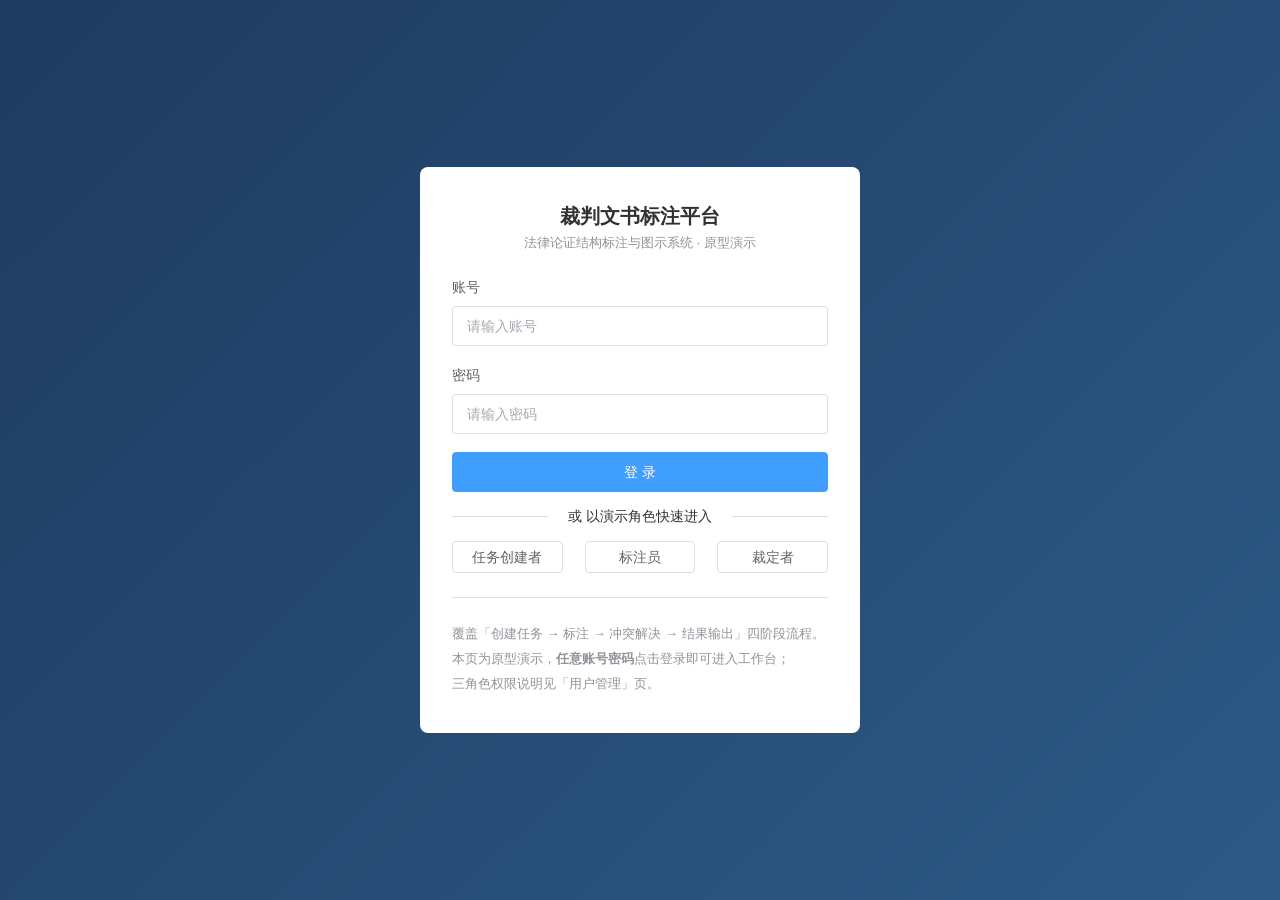
<file: index.html>
<!DOCTYPE html>
<html lang="zh-CN">
<head>
  <meta charset="UTF-8" />
  <meta name="viewport" content="width=device-width, initial-scale=1.0" />
  <title>登录 - 裁判文书标注平台</title>
  <link rel="stylesheet" href="assets/vendor/element-plus.css" />
  <link rel="stylesheet" href="assets/style.css" />
</head>
<body>
  <div id="app">
    <div class="login-wrap">
      <div class="login-card" style="width:440px">
        <h1>裁判文书标注平台</h1>
        <div class="sub">法律论证结构标注与图示系统 · 原型演示</div>
        <el-form label-position="top">
          <el-form-item label="账号">
            <el-input v-model="username" placeholder="请输入账号" size="large"></el-input>
          </el-form-item>
          <el-form-item label="密码">
            <el-input v-model="password" type="password" placeholder="请输入密码" size="large" show-password></el-input>
          </el-form-item>
          <el-button type="primary" size="large" style="width:100%" @click="login">登 录</el-button>
        </el-form>
        <el-divider>或 以演示角色快速进入</el-divider>
        <div style="display:flex; gap:10px">
          <el-button v-for="r in roles" :key="r.value" style="flex:1" @click="enter(r.value)">{{ r.label }}</el-button>
        </div>
        <el-divider></el-divider>
        <div class="sub" style="margin-bottom:0; text-align:left; line-height:1.9">
          覆盖「创建任务 → 标注 → 冲突解决 → 结果输出」四阶段流程。<br/>
          本页为原型演示，<b>任意账号密码</b>点击登录即可进入工作台；<br/>
          三角色权限说明见「用户管理」页。
        </div>
      </div>
    </div>
  </div>
  <script src="assets/vendor/vue.global.prod.js"></script>
  <script src="assets/vendor/element-plus.full.min.js"></script>
  <script>
    const { createApp } = Vue;
    createApp({
      data() { return {
        username: '', password: '',
        roles: [
          { label: '任务创建者', value: 'creator' },
          { label: '标注员', value: 'annotator' },
          { label: '裁定者', value: 'arbitrator' },
        ],
      }; },
      methods: {
        login() { location.href = 'dashboard.html'; },
        enter(role) { localStorage.setItem('demoRole', role); location.href = 'dashboard.html'; }
      }
    }).use(ElementPlus).mount('#app');
  </script>
</body>
</html>
</file>
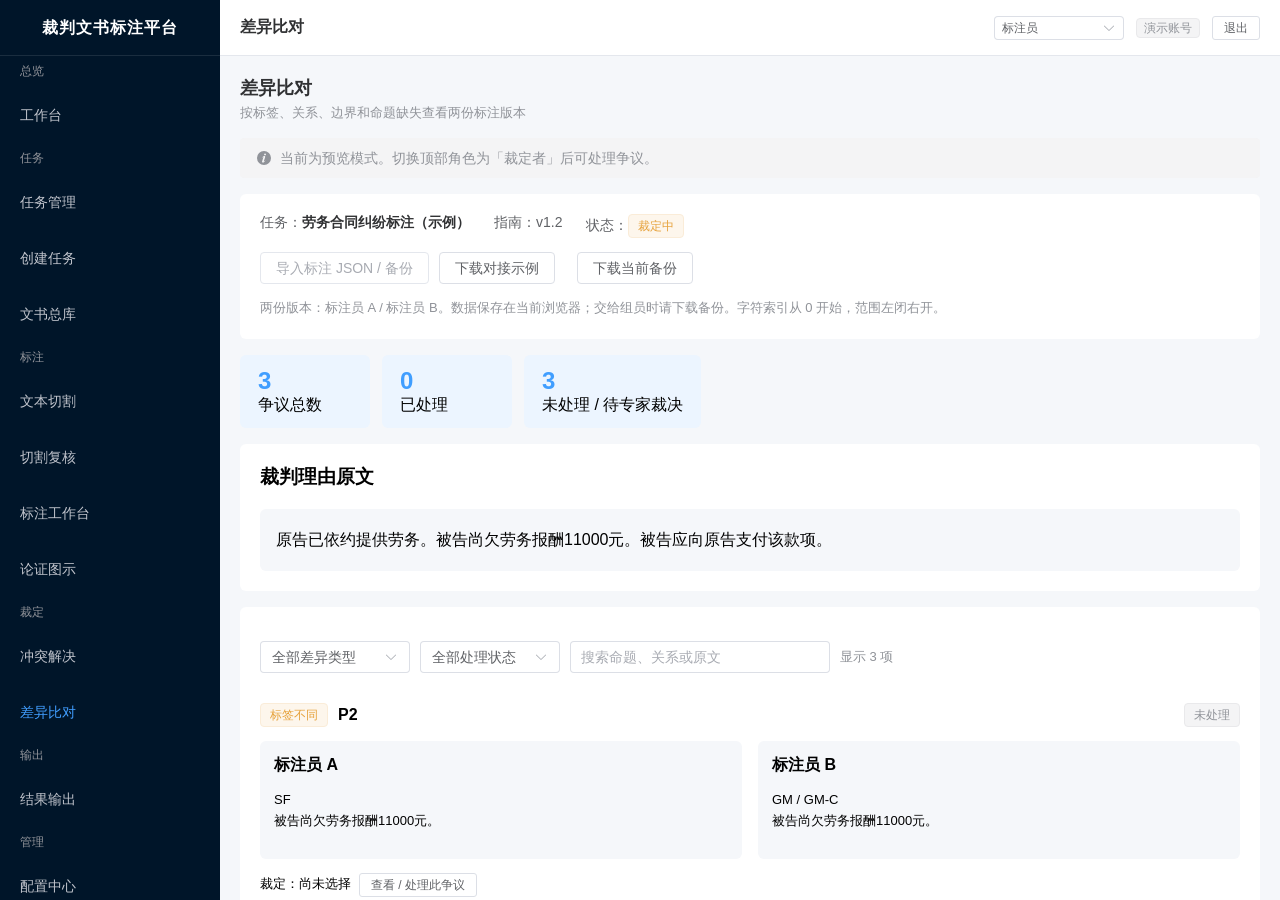
<file: compare.html>
<!DOCTYPE html>
<html lang="zh-CN">
<head>
  <meta charset="UTF-8" />
  <meta name="viewport" content="width=device-width, initial-scale=1.0" />
  <title>差异比对 - 裁判文书标注平台</title>
  <link rel="stylesheet" href="assets/vendor/element-plus.css" />
  <link rel="stylesheet" href="assets/style.css" />
  <link rel="stylesheet" href="assets/member-c.css" />
</head>
<body>
  <div id="app">
    <div class="layout">
      
    <aside class="sidebar">
      <div class="brand">裁判文书标注平台</div>
      <el-menu background-color="#001529" text-color="#c0c4cc" active-text-color="#409eff"
               default-active="compare.html" style="border-right:none;">
        <el-menu-item-group title="总览"><el-menu-item index="dashboard.html" @click="go('dashboard.html')">工作台</el-menu-item></el-menu-item-group><el-menu-item-group title="任务"><el-menu-item index="tasks.html" @click="go('tasks.html')">任务管理</el-menu-item><el-menu-item index="task-create.html" @click="go('task-create.html')">创建任务</el-menu-item><el-menu-item index="documents.html" @click="go('documents.html')">文书总库</el-menu-item></el-menu-item-group><el-menu-item-group title="标注"><el-menu-item index="segment.html" @click="go('segment.html')">文本切割</el-menu-item><el-menu-item index="segment-review.html" @click="go('segment-review.html')">切割复核</el-menu-item><el-menu-item index="annotate.html" @click="go('annotate.html')">标注工作台</el-menu-item><el-menu-item index="graph.html" @click="go('graph.html')">论证图示</el-menu-item></el-menu-item-group><el-menu-item-group title="裁定"><el-menu-item index="review.html" @click="go('review.html')">冲突解决</el-menu-item><el-menu-item index="compare.html" class="is-active" @click="go('compare.html')">差异比对</el-menu-item></el-menu-item-group><el-menu-item-group title="输出"><el-menu-item index="results.html" @click="go('results.html')">结果输出</el-menu-item></el-menu-item-group><el-menu-item-group title="管理"><el-menu-item index="configs.html" @click="go('configs.html')">配置中心</el-menu-item><el-menu-item index="users.html" @click="go('users.html')">用户管理</el-menu-item></el-menu-item-group>
      </el-menu>
    </aside>
      
    <div class="main">
      <div class="topbar">
        <div class="title">{{ pageTitle }}</div>
        <div class="right">
          <el-select v-model="role" size="small" style="width:130px" placeholder="切换角色">
            <el-option label="任务创建者" value="creator"></el-option>
            <el-option label="标注员" value="annotator"></el-option>
            <el-option label="裁定者" value="arbitrator"></el-option>
          </el-select>
          <el-tag size="small" type="info">演示账号</el-tag>
          <el-button size="small" @click="logout">退出</el-button>
        </div>
      </div>
      <div class="content">
        <member-c-workspace ref="workspace" page="compare" :role="role"></member-c-workspace>
      </div></div></div></div>
  <script src="assets/vendor/vue.global.prod.js"></script>
  <script src="assets/vendor/element-plus.full.min.js"></script>
  <script src="assets/vendor/jszip.min.js"></script>
  <script src="assets/member-c-core.js"></script>
  <script src="assets/member-c-export.js"></script>
  <script src="assets/member-c-ui.js"></script>
</body></html>
</file>
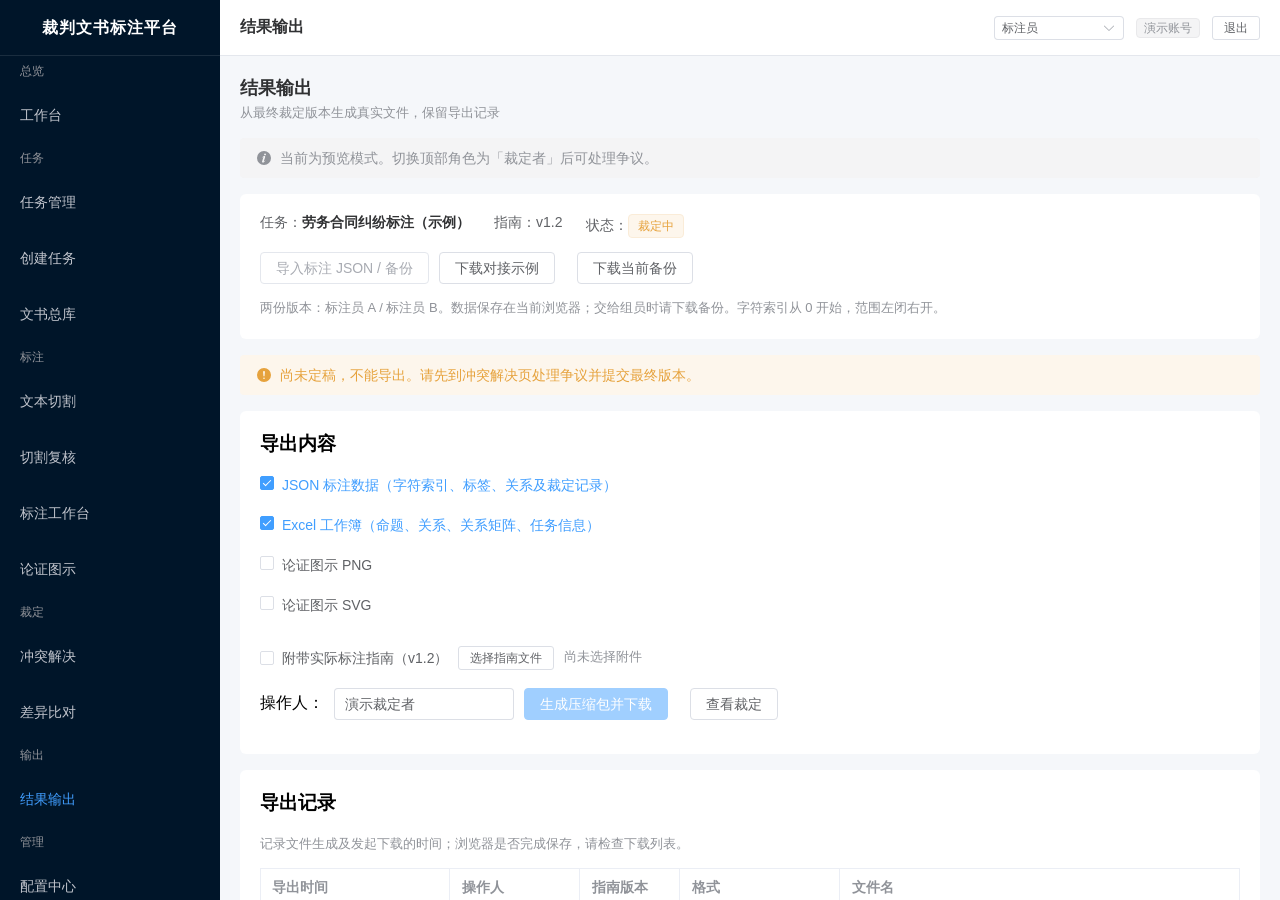
<file: results.html>
<!DOCTYPE html>
<html lang="zh-CN">
<head>
  <meta charset="UTF-8" />
  <meta name="viewport" content="width=device-width, initial-scale=1.0" />
  <title>结果输出 - 裁判文书标注平台</title>
  <link rel="stylesheet" href="assets/vendor/element-plus.css" />
  <link rel="stylesheet" href="assets/style.css" />
  <link rel="stylesheet" href="assets/member-c.css" />
</head>
<body>
  <div id="app">
    <div class="layout">
      
    <aside class="sidebar">
      <div class="brand">裁判文书标注平台</div>
      <el-menu background-color="#001529" text-color="#c0c4cc" active-text-color="#409eff"
               default-active="results.html" style="border-right:none;">
        <el-menu-item-group title="总览"><el-menu-item index="dashboard.html" @click="go('dashboard.html')">工作台</el-menu-item></el-menu-item-group><el-menu-item-group title="任务"><el-menu-item index="tasks.html" @click="go('tasks.html')">任务管理</el-menu-item><el-menu-item index="task-create.html" @click="go('task-create.html')">创建任务</el-menu-item><el-menu-item index="documents.html" @click="go('documents.html')">文书总库</el-menu-item></el-menu-item-group><el-menu-item-group title="标注"><el-menu-item index="segment.html" @click="go('segment.html')">文本切割</el-menu-item><el-menu-item index="segment-review.html" @click="go('segment-review.html')">切割复核</el-menu-item><el-menu-item index="annotate.html" @click="go('annotate.html')">标注工作台</el-menu-item><el-menu-item index="graph.html" @click="go('graph.html')">论证图示</el-menu-item></el-menu-item-group><el-menu-item-group title="裁定"><el-menu-item index="review.html" @click="go('review.html')">冲突解决</el-menu-item><el-menu-item index="compare.html" @click="go('compare.html')">差异比对</el-menu-item></el-menu-item-group><el-menu-item-group title="输出"><el-menu-item index="results.html" class="is-active" @click="go('results.html')">结果输出</el-menu-item></el-menu-item-group><el-menu-item-group title="管理"><el-menu-item index="configs.html" @click="go('configs.html')">配置中心</el-menu-item><el-menu-item index="users.html" @click="go('users.html')">用户管理</el-menu-item></el-menu-item-group>
      </el-menu>
    </aside>
      
    <div class="main">
      <div class="topbar">
        <div class="title">{{ pageTitle }}</div>
        <div class="right">
          <el-select v-model="role" size="small" style="width:130px" placeholder="切换角色">
            <el-option label="任务创建者" value="creator"></el-option>
            <el-option label="标注员" value="annotator"></el-option>
            <el-option label="裁定者" value="arbitrator"></el-option>
          </el-select>
          <el-tag size="small" type="info">演示账号</el-tag>
          <el-button size="small" @click="logout">退出</el-button>
        </div>
      </div>
      <div class="content">
        <member-c-workspace ref="workspace" page="results" :role="role"></member-c-workspace>
      </div></div></div></div>
  <script src="assets/vendor/vue.global.prod.js"></script>
  <script src="assets/vendor/element-plus.full.min.js"></script>
  <script src="assets/vendor/jszip.min.js"></script>
  <script src="assets/member-c-core.js"></script>
  <script src="assets/member-c-export.js"></script>
  <script src="assets/member-c-ui.js"></script>
</body></html>
</file>
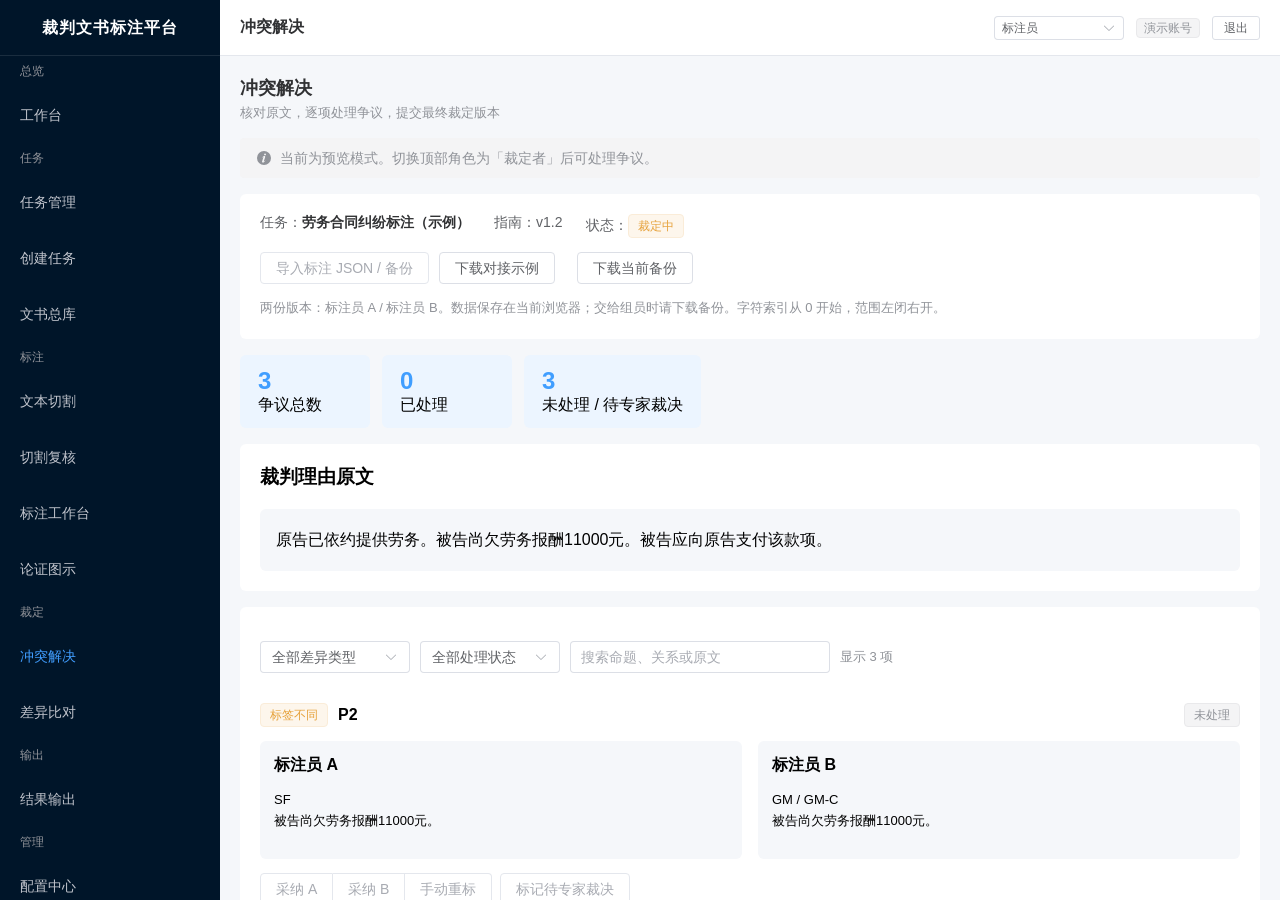
<file: review.html>
<!DOCTYPE html>
<html lang="zh-CN">
<head>
  <meta charset="UTF-8" />
  <meta name="viewport" content="width=device-width, initial-scale=1.0" />
  <title>冲突解决 - 裁判文书标注平台</title>
  <link rel="stylesheet" href="assets/vendor/element-plus.css" />
  <link rel="stylesheet" href="assets/style.css" />
  <link rel="stylesheet" href="assets/member-c.css" />
</head>
<body>
  <div id="app">
    <div class="layout">
      
    <aside class="sidebar">
      <div class="brand">裁判文书标注平台</div>
      <el-menu background-color="#001529" text-color="#c0c4cc" active-text-color="#409eff"
               default-active="review.html" style="border-right:none;">
        <el-menu-item-group title="总览"><el-menu-item index="dashboard.html" @click="go('dashboard.html')">工作台</el-menu-item></el-menu-item-group><el-menu-item-group title="任务"><el-menu-item index="tasks.html" @click="go('tasks.html')">任务管理</el-menu-item><el-menu-item index="task-create.html" @click="go('task-create.html')">创建任务</el-menu-item><el-menu-item index="documents.html" @click="go('documents.html')">文书总库</el-menu-item></el-menu-item-group><el-menu-item-group title="标注"><el-menu-item index="segment.html" @click="go('segment.html')">文本切割</el-menu-item><el-menu-item index="segment-review.html" @click="go('segment-review.html')">切割复核</el-menu-item><el-menu-item index="annotate.html" @click="go('annotate.html')">标注工作台</el-menu-item><el-menu-item index="graph.html" @click="go('graph.html')">论证图示</el-menu-item></el-menu-item-group><el-menu-item-group title="裁定"><el-menu-item index="review.html" class="is-active" @click="go('review.html')">冲突解决</el-menu-item><el-menu-item index="compare.html" @click="go('compare.html')">差异比对</el-menu-item></el-menu-item-group><el-menu-item-group title="输出"><el-menu-item index="results.html" @click="go('results.html')">结果输出</el-menu-item></el-menu-item-group><el-menu-item-group title="管理"><el-menu-item index="configs.html" @click="go('configs.html')">配置中心</el-menu-item><el-menu-item index="users.html" @click="go('users.html')">用户管理</el-menu-item></el-menu-item-group>
      </el-menu>
    </aside>
      
    <div class="main">
      <div class="topbar">
        <div class="title">{{ pageTitle }}</div>
        <div class="right">
          <el-select v-model="role" size="small" style="width:130px" placeholder="切换角色">
            <el-option label="任务创建者" value="creator"></el-option>
            <el-option label="标注员" value="annotator"></el-option>
            <el-option label="裁定者" value="arbitrator"></el-option>
          </el-select>
          <el-tag size="small" type="info">演示账号</el-tag>
          <el-button size="small" @click="logout">退出</el-button>
        </div>
      </div>
      <div class="content">
        <member-c-workspace ref="workspace" page="review" :role="role"></member-c-workspace>
      </div></div></div></div>
  <script src="assets/vendor/vue.global.prod.js"></script>
  <script src="assets/vendor/element-plus.full.min.js"></script>
  <script src="assets/vendor/jszip.min.js"></script>
  <script src="assets/member-c-core.js"></script>
  <script src="assets/member-c-export.js"></script>
  <script src="assets/member-c-ui.js"></script>
</body></html>
</file>
<file: assets/vendor/element-plus.css>
@charset "UTF-8";:root{--el-color-white:#ffffff;--el-color-black:#000000;--el-color-primary-rgb:64,158,255;--el-color-success-rgb:103,194,58;--el-color-warning-rgb:230,162,60;--el-color-danger-rgb:245,108,108;--el-color-error-rgb:245,108,108;--el-color-info-rgb:144,147,153;--el-font-size-extra-large:20px;--el-font-size-large:18px;--el-font-size-medium:16px;--el-font-size-base:14px;--el-font-size-small:13px;--el-font-size-extra-small:12px;--el-font-family:"Helvetica Neue",Helvetica,"PingFang SC","Hiragino Sans GB","Microsoft YaHei","微软雅黑",Arial,sans-serif;--el-font-weight-primary:500;--el-font-line-height-primary:24px;--el-index-normal:1;--el-index-top:1000;--el-index-popper:2000;--el-border-radius-base:4px;--el-border-radius-small:2px;--el-border-radius-round:20px;--el-border-radius-circle:100%;--el-transition-duration:0.3s;--el-transition-duration-fast:0.2s;--el-transition-function-ease-in-out-bezier:cubic-bezier(0.645,0.045,0.355,1);--el-transition-function-fast-bezier:cubic-bezier(0.23,1,0.32,1);--el-transition-all:all var(--el-transition-duration) var(--el-transition-function-ease-in-out-bezier);--el-transition-fade:opacity var(--el-transition-duration) var(--el-transition-function-fast-bezier);--el-transition-md-fade:transform var(--el-transition-duration) var(--el-transition-function-fast-bezier),opacity var(--el-transition-duration) var(--el-transition-function-fast-bezier);--el-transition-fade-linear:opacity var(--el-transition-duration-fast) linear;--el-transition-border:border-color var(--el-transition-duration-fast) var(--el-transition-function-ease-in-out-bezier);--el-transition-box-shadow:box-shadow var(--el-transition-duration-fast) var(--el-transition-function-ease-in-out-bezier);--el-transition-color:color var(--el-transition-duration-fast) var(--el-transition-function-ease-in-out-bezier);--el-component-size-large:40px;--el-component-size:32px;--el-component-size-small:24px}:root{color-scheme:light;--el-color-primary:#409eff;--el-color-primary-light-3:#79bbff;--el-color-primary-light-5:#a0cfff;--el-color-primary-light-7:#c6e2ff;--el-color-primary-light-8:#d9ecff;--el-color-primary-light-9:#ecf5ff;--el-color-primary-dark-2:#337ecc;--el-color-success:#67c23a;--el-color-success-light-3:#95d475;--el-color-success-light-5:#b3e19d;--el-color-success-light-7:#d1edc4;--el-color-success-light-8:#e1f3d8;--el-color-success-light-9:#f0f9eb;--el-color-success-dark-2:#529b2e;--el-color-warning:#e6a23c;--el-color-warning-light-3:#eebe77;--el-color-warning-light-5:#f3d19e;--el-color-warning-light-7:#f8e3c5;--el-color-warning-light-8:#faecd8;--el-color-warning-light-9:#fdf6ec;--el-color-warning-dark-2:#b88230;--el-color-danger:#f56c6c;--el-color-danger-light-3:#f89898;--el-color-danger-light-5:#fab6b6;--el-color-danger-light-7:#fcd3d3;--el-color-danger-light-8:#fde2e2;--el-color-danger-light-9:#fef0f0;--el-color-danger-dark-2:#c45656;--el-color-error:#f56c6c;--el-color-error-light-3:#f89898;--el-color-error-light-5:#fab6b6;--el-color-error-light-7:#fcd3d3;--el-color-error-light-8:#fde2e2;--el-color-error-light-9:#fef0f0;--el-color-error-dark-2:#c45656;--el-color-info:#909399;--el-color-info-light-3:#b1b3b8;--el-color-info-light-5:#c8c9cc;--el-color-info-light-7:#dedfe0;--el-color-info-light-8:#e9e9eb;--el-color-info-light-9:#f4f4f5;--el-color-info-dark-2:#73767a;--el-bg-color:#ffffff;--el-bg-color-page:#f2f3f5;--el-bg-color-overlay:#ffffff;--el-text-color-primary:#303133;--el-text-color-regular:#606266;--el-text-color-secondary:#909399;--el-text-color-placeholder:#a8abb2;--el-text-color-disabled:#c0c4cc;--el-border-color:#dcdfe6;--el-border-color-light:#e4e7ed;--el-border-color-lighter:#ebeef5;--el-border-color-extra-light:#f2f6fc;--el-border-color-dark:#d4d7de;--el-border-color-darker:#cdd0d6;--el-fill-color:#f0f2f5;--el-fill-color-light:#f5f7fa;--el-fill-color-lighter:#fafafa;--el-fill-color-extra-light:#fafcff;--el-fill-color-dark:#ebedf0;--el-fill-color-darker:#e6e8eb;--el-fill-color-blank:#ffffff;--el-box-shadow:0px 12px 32px 4px rgba(0,0,0,0.04),0px 8px 20px rgba(0,0,0,0.08);--el-box-shadow-light:0px 0px 12px rgba(0,0,0,0.12);--el-box-shadow-lighter:0px 0px 6px rgba(0,0,0,0.12);--el-box-shadow-dark:0px 16px 48px 16px rgba(0,0,0,0.08),0px 12px 32px rgba(0,0,0,0.12),0px 8px 16px -8px rgba(0,0,0,0.16);--el-disabled-bg-color:var(--el-fill-color-light);--el-disabled-text-color:var(--el-text-color-placeholder);--el-disabled-border-color:var(--el-border-color-light);--el-overlay-color:rgba(0,0,0,0.8);--el-overlay-color-light:rgba(0,0,0,0.7);--el-overlay-color-lighter:rgba(0,0,0,0.5);--el-mask-color:rgba(255,255,255,0.9);--el-mask-color-extra-light:rgba(255,255,255,0.3);--el-border-width:1px;--el-border-style:solid;--el-border-color-hover:var(--el-text-color-disabled);--el-border:var(--el-border-width) var(--el-border-style) var(--el-border-color);--el-svg-monochrome-grey:var(--el-border-color)}.fade-in-linear-enter-active,.fade-in-linear-leave-active{transition:var(--el-transition-fade-linear)}.fade-in-linear-enter-from,.fade-in-linear-leave-to{opacity:0}.el-fade-in-linear-enter-active,.el-fade-in-linear-leave-active{transition:var(--el-transition-fade-linear)}.el-fade-in-linear-enter-from,.el-fade-in-linear-leave-to{opacity:0}.el-fade-in-enter-active,.el-fade-in-leave-active{transition:all var(--el-transition-duration) cubic-bezier(.55,0,.1,1)}.el-fade-in-enter-from,.el-fade-in-leave-active{opacity:0}.el-zoom-in-center-enter-active,.el-zoom-in-center-leave-active{transition:all var(--el-transition-duration) cubic-bezier(.55,0,.1,1)}.el-zoom-in-center-enter-from,.el-zoom-in-center-leave-active{opacity:0;transform:scaleX(0)}.el-zoom-in-top-enter-active,.el-zoom-in-top-leave-active{opacity:1;transform:scaleY(1);transform-origin:center top;transition:var(--el-transition-md-fade)}.el-zoom-in-top-enter-active[data-popper-placement^=top],.el-zoom-in-top-leave-active[data-popper-placement^=top]{transform-origin:center bottom}.el-zoom-in-top-enter-from,.el-zoom-in-top-leave-active{opacity:0;transform:scaleY(0)}.el-zoom-in-bottom-enter-active,.el-zoom-in-bottom-leave-active{opacity:1;transform:scaleY(1);transform-origin:center bottom;transition:var(--el-transition-md-fade)}.el-zoom-in-bottom-enter-from,.el-zoom-in-bottom-leave-active{opacity:0;transform:scaleY(0)}.el-zoom-in-left-enter-active,.el-zoom-in-left-leave-active{opacity:1;transform:scale(1);transform-origin:top left;transition:var(--el-transition-md-fade)}.el-zoom-in-left-enter-from,.el-zoom-in-left-leave-active{opacity:0;transform:scale(.45)}.collapse-transition{transition:var(--el-transition-duration) height ease-in-out,var(--el-transition-duration) padding-top ease-in-out,var(--el-transition-duration) padding-bottom ease-in-out}.el-collapse-transition-enter-active,.el-collapse-transition-leave-active{transition:var(--el-transition-duration) max-height ease-in-out,var(--el-transition-duration) padding-top ease-in-out,var(--el-transition-duration) padding-bottom ease-in-out}.horizontal-collapse-transition{transition:var(--el-transition-duration) width ease-in-out,var(--el-transition-duration) padding-left ease-in-out,var(--el-transition-duration) padding-right ease-in-out}.el-list-enter-active,.el-list-leave-active{transition:all 1s}.el-list-enter-from,.el-list-leave-to{opacity:0;transform:translateY(-30px)}.el-list-leave-active{position:absolute!important}.el-opacity-transition{transition:opacity var(--el-transition-duration) cubic-bezier(.55,0,.1,1)}.el-icon-loading{-webkit-animation:rotating 2s linear infinite;animation:rotating 2s linear infinite}.el-icon--right{margin-left:5px}.el-icon--left{margin-right:5px}@-webkit-keyframes rotating{0%{transform:rotate(0deg)}to{transform:rotate(1turn)}}@keyframes rotating{0%{transform:rotate(0deg)}to{transform:rotate(1turn)}}.el-icon{--color:inherit;align-items:center;display:inline-flex;height:1em;justify-content:center;line-height:1em;position:relative;width:1em;fill:currentColor;color:var(--color);font-size:inherit}.el-icon.is-loading{-webkit-animation:rotating 2s linear infinite;animation:rotating 2s linear infinite}.el-icon svg{height:1em;width:1em}.el-affix--fixed{position:fixed}.el-alert{--el-alert-padding:8px 16px;--el-alert-border-radius-base:var(--el-border-radius-base);--el-alert-title-font-size:14px;--el-alert-title-with-description-font-size:16px;--el-alert-description-font-size:14px;--el-alert-close-font-size:16px;--el-alert-close-customed-font-size:14px;--el-alert-icon-size:16px;--el-alert-icon-large-size:28px;align-items:center;background-color:var(--el-color-white);border-radius:var(--el-alert-border-radius-base);box-sizing:border-box;display:flex;margin:0;opacity:1;overflow:hidden;padding:var(--el-alert-padding);position:relative;transition:opacity var(--el-transition-duration-fast);width:100%}.el-alert.is-light .el-alert__close-btn{color:var(--el-text-color-placeholder)}.el-alert.is-dark .el-alert__close-btn,.el-alert.is-dark .el-alert__description{color:var(--el-color-white)}.el-alert.is-center{justify-content:center}.el-alert--success{--el-alert-bg-color:var(--el-color-success-light-9)}.el-alert--success.is-light{background-color:var(--el-alert-bg-color)}.el-alert--success.is-light,.el-alert--success.is-light .el-alert__description{color:var(--el-color-success)}.el-alert--success.is-dark{background-color:var(--el-color-success);color:var(--el-color-white)}.el-alert--info{--el-alert-bg-color:var(--el-color-info-light-9)}.el-alert--info.is-light{background-color:var(--el-alert-bg-color)}.el-alert--info.is-light,.el-alert--info.is-light .el-alert__description{color:var(--el-color-info)}.el-alert--info.is-dark{background-color:var(--el-color-info);color:var(--el-color-white)}.el-alert--warning{--el-alert-bg-color:var(--el-color-warning-light-9)}.el-alert--warning.is-light{background-color:var(--el-alert-bg-color)}.el-alert--warning.is-light,.el-alert--warning.is-light .el-alert__description{color:var(--el-color-warning)}.el-alert--warning.is-dark{background-color:var(--el-color-warning);color:var(--el-color-white)}.el-alert--error{--el-alert-bg-color:var(--el-color-error-light-9)}.el-alert--error.is-light{background-color:var(--el-alert-bg-color)}.el-alert--error.is-light,.el-alert--error.is-light .el-alert__description{color:var(--el-color-error)}.el-alert--error.is-dark{background-color:var(--el-color-error);color:var(--el-color-white)}.el-alert__content{display:flex;flex-direction:column;gap:4px}.el-alert .el-alert__icon{font-size:var(--el-alert-icon-size);margin-right:8px;width:var(--el-alert-icon-size)}.el-alert .el-alert__icon.is-big{font-size:var(--el-alert-icon-large-size);margin-right:12px;width:var(--el-alert-icon-large-size)}.el-alert__title{font-size:var(--el-alert-title-font-size);line-height:24px}.el-alert__title.with-description{font-size:var(--el-alert-title-with-description-font-size)}.el-alert .el-alert__description{font-size:var(--el-alert-description-font-size);margin:0}.el-alert .el-alert__close-btn{cursor:pointer;font-size:var(--el-alert-close-font-size);opacity:1;position:absolute;right:16px;top:12px}.el-alert .el-alert__close-btn.is-customed{font-size:var(--el-alert-close-customed-font-size);font-style:normal;line-height:24px;top:8px}.el-alert-fade-enter-from,.el-alert-fade-leave-active{opacity:0}.el-aside{box-sizing:border-box;flex-shrink:0;overflow:auto;width:var(--el-aside-width,300px)}.el-autocomplete{--el-input-text-color:var(--el-text-color-regular);--el-input-border:var(--el-border);--el-input-hover-border:var(--el-border-color-hover);--el-input-focus-border:var(--el-color-primary);--el-input-transparent-border:0 0 0 1px transparent inset;--el-input-border-color:var(--el-border-color);--el-input-border-radius:var(--el-border-radius-base);--el-input-bg-color:var(--el-fill-color-blank);--el-input-icon-color:var(--el-text-color-placeholder);--el-input-placeholder-color:var(--el-text-color-placeholder);--el-input-hover-border-color:var(--el-border-color-hover);--el-input-clear-hover-color:var(--el-text-color-secondary);--el-input-focus-border-color:var(--el-color-primary);--el-input-width:100%;display:inline-block;position:relative;width:var(--el-input-width)}.el-autocomplete__popper.el-popper{background:var(--el-bg-color-overlay);border:1px solid var(--el-border-color-light);box-shadow:var(--el-box-shadow-light)}.el-autocomplete__popper.el-popper .el-popper__arrow:before{border:1px solid var(--el-border-color-light)}.el-autocomplete__popper.el-popper[data-popper-placement^=top] .el-popper__arrow:before{border-left-color:transparent;border-top-color:transparent}.el-autocomplete__popper.el-popper[data-popper-placement^=bottom] .el-popper__arrow:before{border-bottom-color:transparent;border-right-color:transparent}.el-autocomplete__popper.el-popper[data-popper-placement^=left] .el-popper__arrow:before{border-bottom-color:transparent;border-left-color:transparent}.el-autocomplete__popper.el-popper[data-popper-placement^=right] .el-popper__arrow:before{border-right-color:transparent;border-top-color:transparent}.el-autocomplete-suggestion{border-radius:var(--el-border-radius-base);box-sizing:border-box}.el-autocomplete-suggestion__wrap{box-sizing:border-box;max-height:280px;padding:10px 0}.el-autocomplete-suggestion__list{margin:0;padding:0}.el-autocomplete-suggestion li{color:var(--el-text-color-regular);cursor:pointer;font-size:var(--el-font-size-base);line-height:34px;list-style:none;margin:0;overflow:hidden;padding:0 20px;text-align:left;text-overflow:ellipsis;white-space:nowrap}.el-autocomplete-suggestion li:hover{background-color:var(--el-fill-color-light)}.el-autocomplete-suggestion li.highlighted{background-color:var(--el-fill-color-light)}.el-autocomplete-suggestion li.divider{border-top:1px solid var(--el-color-black);margin-top:6px}.el-autocomplete-suggestion li.divider:last-child{margin-bottom:-6px}.el-autocomplete-suggestion.is-loading li{color:var(--el-text-color-secondary);font-size:20px;height:100px;line-height:100px;text-align:center}.el-autocomplete-suggestion.is-loading li:after{content:"";display:inline-block;height:100%;vertical-align:middle}.el-autocomplete-suggestion.is-loading li:hover{background-color:var(--el-bg-color-overlay)}.el-autocomplete-suggestion.is-loading .el-icon-loading{vertical-align:middle}.el-avatar{--el-avatar-text-color:var(--el-color-white);--el-avatar-bg-color:var(--el-text-color-disabled);--el-avatar-text-size:14px;--el-avatar-icon-size:18px;--el-avatar-border-radius:var(--el-border-radius-base);--el-avatar-size-large:56px;--el-avatar-size-small:24px;--el-avatar-size:40px;align-items:center;background:var(--el-avatar-bg-color);box-sizing:border-box;color:var(--el-avatar-text-color);display:inline-flex;font-size:var(--el-avatar-text-size);height:var(--el-avatar-size);justify-content:center;overflow:hidden;text-align:center;width:var(--el-avatar-size)}.el-avatar>img{display:block;height:100%;width:100%}.el-avatar--circle{border-radius:50%}.el-avatar--square{border-radius:var(--el-avatar-border-radius)}.el-avatar--icon{font-size:var(--el-avatar-icon-size)}.el-avatar--small{--el-avatar-size:24px}.el-avatar--large{--el-avatar-size:56px}.el-backtop{--el-backtop-bg-color:var(--el-bg-color-overlay);--el-backtop-text-color:var(--el-color-primary);--el-backtop-hover-bg-color:var(--el-border-color-extra-light);align-items:center;background-color:var(--el-backtop-bg-color);border-radius:50%;box-shadow:var(--el-box-shadow-lighter);color:var(--el-backtop-text-color);cursor:pointer;display:flex;font-size:20px;height:40px;justify-content:center;position:fixed;width:40px;z-index:5}.el-backtop:hover{background-color:var(--el-backtop-hover-bg-color)}.el-backtop__icon{font-size:20px}.el-badge{--el-badge-bg-color:var(--el-color-danger);--el-badge-radius:10px;--el-badge-font-size:12px;--el-badge-padding:6px;--el-badge-size:18px;display:inline-block;position:relative;vertical-align:middle;width:-webkit-fit-content;width:-moz-fit-content;width:fit-content}.el-badge__content{align-items:center;background-color:var(--el-badge-bg-color);border:1px solid var(--el-bg-color);border-radius:var(--el-badge-radius);color:var(--el-color-white);display:inline-flex;font-size:var(--el-badge-font-size);height:var(--el-badge-size);justify-content:center;padding:0 var(--el-badge-padding);white-space:nowrap}.el-badge__content.is-fixed{position:absolute;right:calc(1px + var(--el-badge-size)/2);top:0;transform:translateY(-50%) translateX(100%);z-index:var(--el-index-normal)}.el-badge__content.is-fixed.is-dot{right:5px}.el-badge__content.is-dot{border-radius:50%;height:8px;padding:0;right:0;width:8px}.el-badge__content--primary{background-color:var(--el-color-primary)}.el-badge__content--success{background-color:var(--el-color-success)}.el-badge__content--warning{background-color:var(--el-color-warning)}.el-badge__content--info{background-color:var(--el-color-info)}.el-badge__content--danger{background-color:var(--el-color-danger)}.el-breadcrumb{font-size:14px;line-height:1}.el-breadcrumb:after,.el-breadcrumb:before{content:"";display:table}.el-breadcrumb:after{clear:both}.el-breadcrumb__separator{color:var(--el-text-color-placeholder);font-weight:bold;margin:0 9px}.el-breadcrumb__separator.el-icon{font-weight:normal;margin:0 6px}.el-breadcrumb__separator.el-icon svg{vertical-align:middle}.el-breadcrumb__item{align-items:center;display:inline-flex;float:left}.el-breadcrumb__inner{color:var(--el-text-color-regular)}.el-breadcrumb__inner a,.el-breadcrumb__inner.is-link{color:var(--el-text-color-primary);font-weight:bold;text-decoration:none;transition:var(--el-transition-color)}.el-breadcrumb__inner a:hover,.el-breadcrumb__inner.is-link:hover{color:var(--el-color-primary);cursor:pointer}.el-breadcrumb__item:last-child .el-breadcrumb__inner,.el-breadcrumb__item:last-child .el-breadcrumb__inner a,.el-breadcrumb__item:last-child .el-breadcrumb__inner a:hover,.el-breadcrumb__item:last-child .el-breadcrumb__inner:hover{color:var(--el-text-color-regular);cursor:text;font-weight:normal}.el-breadcrumb__item:last-child .el-breadcrumb__separator{display:none}.el-button-group{display:inline-block;vertical-align:middle}.el-button-group:after,.el-button-group:before{content:"";display:table}.el-button-group:after{clear:both}.el-button-group>.el-button{float:left;position:relative}.el-button-group>.el-button+.el-button{margin-left:0}.el-button-group>.el-button:first-child{border-bottom-right-radius:0;border-top-right-radius:0}.el-button-group>.el-button:last-child{border-bottom-left-radius:0;border-top-left-radius:0}.el-button-group>.el-button:first-child:last-child{border-bottom-left-radius:var(--el-border-radius-base);border-bottom-right-radius:var(--el-border-radius-base);border-top-left-radius:var(--el-border-radius-base);border-top-right-radius:var(--el-border-radius-base)}.el-button-group>.el-button:first-child:last-child.is-round{border-radius:var(--el-border-radius-round)}.el-button-group>.el-button:first-child:last-child.is-circle{border-radius:50%}.el-button-group>.el-button:not(:first-child):not(:last-child){border-radius:0}.el-button-group>.el-button:not(:last-child){margin-right:-1px}.el-button-group>.el-button:active,.el-button-group>.el-button:focus,.el-button-group>.el-button:hover{z-index:1}.el-button-group>.el-button.is-active{z-index:1}.el-button-group>.el-dropdown>.el-button{border-bottom-left-radius:0;border-left-color:var(--el-button-divide-border-color);border-top-left-radius:0}.el-button-group .el-button--primary:first-child{border-right-color:var(--el-button-divide-border-color)}.el-button-group .el-button--primary:last-child{border-left-color:var(--el-button-divide-border-color)}.el-button-group .el-button--primary:not(:first-child):not(:last-child){border-left-color:var(--el-button-divide-border-color);border-right-color:var(--el-button-divide-border-color)}.el-button-group .el-button--success:first-child{border-right-color:var(--el-button-divide-border-color)}.el-button-group .el-button--success:last-child{border-left-color:var(--el-button-divide-border-color)}.el-button-group .el-button--success:not(:first-child):not(:last-child){border-left-color:var(--el-button-divide-border-color);border-right-color:var(--el-button-divide-border-color)}.el-button-group .el-button--warning:first-child{border-right-color:var(--el-button-divide-border-color)}.el-button-group .el-button--warning:last-child{border-left-color:var(--el-button-divide-border-color)}.el-button-group .el-button--warning:not(:first-child):not(:last-child){border-left-color:var(--el-button-divide-border-color);border-right-color:var(--el-button-divide-border-color)}.el-button-group .el-button--danger:first-child{border-right-color:var(--el-button-divide-border-color)}.el-button-group .el-button--danger:last-child{border-left-color:var(--el-button-divide-border-color)}.el-button-group .el-button--danger:not(:first-child):not(:last-child){border-left-color:var(--el-button-divide-border-color);border-right-color:var(--el-button-divide-border-color)}.el-button-group .el-button--info:first-child{border-right-color:var(--el-button-divide-border-color)}.el-button-group .el-button--info:last-child{border-left-color:var(--el-button-divide-border-color)}.el-button-group .el-button--info:not(:first-child):not(:last-child){border-left-color:var(--el-button-divide-border-color);border-right-color:var(--el-button-divide-border-color)}.el-button{--el-button-font-weight:var(--el-font-weight-primary);--el-button-border-color:var(--el-border-color);--el-button-bg-color:var(--el-fill-color-blank);--el-button-text-color:var(--el-text-color-regular);--el-button-disabled-text-color:var(--el-disabled-text-color);--el-button-disabled-bg-color:var(--el-fill-color-blank);--el-button-disabled-border-color:var(--el-border-color-light);--el-button-divide-border-color:rgba(255,255,255,0.5);--el-button-hover-text-color:var(--el-color-primary);--el-button-hover-bg-color:var(--el-color-primary-light-9);--el-button-hover-border-color:var(--el-color-primary-light-7);--el-button-active-text-color:var(--el-button-hover-text-color);--el-button-active-border-color:var(--el-color-primary);--el-button-active-bg-color:var(--el-button-hover-bg-color);--el-button-outline-color:var(--el-color-primary-light-5);--el-button-hover-link-text-color:var(--el-color-info);--el-button-active-color:var(--el-text-color-primary);align-items:center;-webkit-appearance:none;background-color:var(--el-button-bg-color);border:var(--el-border);border-color:var(--el-button-border-color);border-radius:var(--el-border-radius-base);box-sizing:border-box;color:var(--el-button-text-color);cursor:pointer;display:inline-flex;font-size:var(--el-font-size-base);font-weight:var(--el-button-font-weight);height:32px;justify-content:center;line-height:1;outline:none;padding:8px 15px;text-align:center;transition:.1s;-webkit-user-select:none;-moz-user-select:none;-ms-user-select:none;user-select:none;vertical-align:middle;white-space:nowrap}.el-button:hover{background-color:var(--el-button-hover-bg-color);border-color:var(--el-button-hover-border-color);color:var(--el-button-hover-text-color);outline:none}.el-button:active{background-color:var(--el-button-active-bg-color);border-color:var(--el-button-active-border-color);color:var(--el-button-active-text-color);outline:none}.el-button:focus-visible{outline:2px solid var(--el-button-outline-color);outline-offset:1px;transition:outline-offset 0s,outline 0s}.el-button>span{align-items:center;display:inline-flex}.el-button+.el-button{margin-left:12px}.el-button.is-round{padding:8px 15px}.el-button::-moz-focus-inner{border:0}.el-button [class*=el-icon]+span{margin-left:6px}.el-button [class*=el-icon] svg{vertical-align:bottom}.el-button.is-plain{--el-button-hover-text-color:var(--el-color-primary);--el-button-hover-bg-color:var(--el-fill-color-blank);--el-button-hover-border-color:var(--el-color-primary)}.el-button.is-active{background-color:var(--el-button-active-bg-color);border-color:var(--el-button-active-border-color);color:var(--el-button-active-text-color);outline:none}.el-button.is-disabled,.el-button.is-disabled:hover{background-color:var(--el-button-disabled-bg-color);background-image:none;border-color:var(--el-button-disabled-border-color);color:var(--el-button-disabled-text-color);cursor:not-allowed}.el-button.is-loading{pointer-events:none;position:relative}.el-button.is-loading:before{background-color:var(--el-mask-color-extra-light);border-radius:inherit;bottom:-1px;content:"";left:-1px;pointer-events:none;position:absolute;right:-1px;top:-1px;z-index:1}.el-button.is-round{border-radius:var(--el-border-radius-round)}.el-button.is-circle{border-radius:50%;padding:8px;width:32px}.el-button.is-text{background-color:transparent;border:0 solid transparent;color:var(--el-button-text-color)}.el-button.is-text.is-disabled{background-color:transparent!important;color:var(--el-button-disabled-text-color)}.el-button.is-text:not(.is-disabled):hover{background-color:var(--el-fill-color-light)}.el-button.is-text:not(.is-disabled):focus-visible{outline:2px solid var(--el-button-outline-color);outline-offset:1px;transition:outline-offset 0s,outline 0s}.el-button.is-text:not(.is-disabled):active{background-color:var(--el-fill-color)}.el-button.is-text:not(.is-disabled).is-has-bg{background-color:var(--el-fill-color-light)}.el-button.is-text:not(.is-disabled).is-has-bg:hover{background-color:var(--el-fill-color)}.el-button.is-text:not(.is-disabled).is-has-bg:active{background-color:var(--el-fill-color-dark)}.el-button__text--expand{letter-spacing:.3em;margin-right:-.3em}.el-button.is-link{background:transparent;border-color:transparent;color:var(--el-button-text-color);height:auto;padding:2px}.el-button.is-link:hover{color:var(--el-button-hover-link-text-color)}.el-button.is-link.is-disabled{background-color:transparent!important;border-color:transparent!important;color:var(--el-button-disabled-text-color)}.el-button.is-link:not(.is-disabled):hover{background-color:transparent;border-color:transparent}.el-button.is-link:not(.is-disabled):active{background-color:transparent;border-color:transparent;color:var(--el-button-active-color)}.el-button--text{background:transparent;border-color:transparent;color:var(--el-color-primary);padding-left:0;padding-right:0}.el-button--text.is-disabled{background-color:transparent!important;border-color:transparent!important;color:var(--el-button-disabled-text-color)}.el-button--text:not(.is-disabled):hover{background-color:transparent;border-color:transparent;color:var(--el-color-primary-light-3)}.el-button--text:not(.is-disabled):active{background-color:transparent;border-color:transparent;color:var(--el-color-primary-dark-2)}.el-button__link--expand{letter-spacing:.3em;margin-right:-.3em}.el-button--primary{--el-button-text-color:var(--el-color-white);--el-button-bg-color:var(--el-color-primary);--el-button-border-color:var(--el-color-primary);--el-button-outline-color:var(--el-color-primary-light-5);--el-button-active-color:var(--el-color-primary-dark-2);--el-button-hover-text-color:var(--el-color-white);--el-button-hover-link-text-color:var(--el-color-primary-light-5);--el-button-hover-bg-color:var(--el-color-primary-light-3);--el-button-hover-border-color:var(--el-color-primary-light-3);--el-button-active-bg-color:var(--el-color-primary-dark-2);--el-button-active-border-color:var(--el-color-primary-dark-2);--el-button-disabled-text-color:var(--el-color-white);--el-button-disabled-bg-color:var(--el-color-primary-light-5);--el-button-disabled-border-color:var(--el-color-primary-light-5)}.el-button--primary.is-link,.el-button--primary.is-plain,.el-button--primary.is-text{--el-button-text-color:var(--el-color-primary);--el-button-bg-color:var(--el-color-primary-light-9);--el-button-border-color:var(--el-color-primary-light-5);--el-button-hover-text-color:var(--el-color-white);--el-button-hover-bg-color:var(--el-color-primary);--el-button-hover-border-color:var(--el-color-primary);--el-button-active-text-color:var(--el-color-white)}.el-button--primary.is-link.is-disabled,.el-button--primary.is-link.is-disabled:active,.el-button--primary.is-link.is-disabled:focus,.el-button--primary.is-link.is-disabled:hover,.el-button--primary.is-plain.is-disabled,.el-button--primary.is-plain.is-disabled:active,.el-button--primary.is-plain.is-disabled:focus,.el-button--primary.is-plain.is-disabled:hover,.el-button--primary.is-text.is-disabled,.el-button--primary.is-text.is-disabled:active,.el-button--primary.is-text.is-disabled:focus,.el-button--primary.is-text.is-disabled:hover{background-color:var(--el-color-primary-light-9);border-color:var(--el-color-primary-light-8);color:var(--el-color-primary-light-5)}.el-button--success{--el-button-text-color:var(--el-color-white);--el-button-bg-color:var(--el-color-success);--el-button-border-color:var(--el-color-success);--el-button-outline-color:var(--el-color-success-light-5);--el-button-active-color:var(--el-color-success-dark-2);--el-button-hover-text-color:var(--el-color-white);--el-button-hover-link-text-color:var(--el-color-success-light-5);--el-button-hover-bg-color:var(--el-color-success-light-3);--el-button-hover-border-color:var(--el-color-success-light-3);--el-button-active-bg-color:var(--el-color-success-dark-2);--el-button-active-border-color:var(--el-color-success-dark-2);--el-button-disabled-text-color:var(--el-color-white);--el-button-disabled-bg-color:var(--el-color-success-light-5);--el-button-disabled-border-color:var(--el-color-success-light-5)}.el-button--success.is-link,.el-button--success.is-plain,.el-button--success.is-text{--el-button-text-color:var(--el-color-success);--el-button-bg-color:var(--el-color-success-light-9);--el-button-border-color:var(--el-color-success-light-5);--el-button-hover-text-color:var(--el-color-white);--el-button-hover-bg-color:var(--el-color-success);--el-button-hover-border-color:var(--el-color-success);--el-button-active-text-color:var(--el-color-white)}.el-button--success.is-link.is-disabled,.el-button--success.is-link.is-disabled:active,.el-button--success.is-link.is-disabled:focus,.el-button--success.is-link.is-disabled:hover,.el-button--success.is-plain.is-disabled,.el-button--success.is-plain.is-disabled:active,.el-button--success.is-plain.is-disabled:focus,.el-button--success.is-plain.is-disabled:hover,.el-button--success.is-text.is-disabled,.el-button--success.is-text.is-disabled:active,.el-button--success.is-text.is-disabled:focus,.el-button--success.is-text.is-disabled:hover{background-color:var(--el-color-success-light-9);border-color:var(--el-color-success-light-8);color:var(--el-color-success-light-5)}.el-button--warning{--el-button-text-color:var(--el-color-white);--el-button-bg-color:var(--el-color-warning);--el-button-border-color:var(--el-color-warning);--el-button-outline-color:var(--el-color-warning-light-5);--el-button-active-color:var(--el-color-warning-dark-2);--el-button-hover-text-color:var(--el-color-white);--el-button-hover-link-text-color:var(--el-color-warning-light-5);--el-button-hover-bg-color:var(--el-color-warning-light-3);--el-button-hover-border-color:var(--el-color-warning-light-3);--el-button-active-bg-color:var(--el-color-warning-dark-2);--el-button-active-border-color:var(--el-color-warning-dark-2);--el-button-disabled-text-color:var(--el-color-white);--el-button-disabled-bg-color:var(--el-color-warning-light-5);--el-button-disabled-border-color:var(--el-color-warning-light-5)}.el-button--warning.is-link,.el-button--warning.is-plain,.el-button--warning.is-text{--el-button-text-color:var(--el-color-warning);--el-button-bg-color:var(--el-color-warning-light-9);--el-button-border-color:var(--el-color-warning-light-5);--el-button-hover-text-color:var(--el-color-white);--el-button-hover-bg-color:var(--el-color-warning);--el-button-hover-border-color:var(--el-color-warning);--el-button-active-text-color:var(--el-color-white)}.el-button--warning.is-link.is-disabled,.el-button--warning.is-link.is-disabled:active,.el-button--warning.is-link.is-disabled:focus,.el-button--warning.is-link.is-disabled:hover,.el-button--warning.is-plain.is-disabled,.el-button--warning.is-plain.is-disabled:active,.el-button--warning.is-plain.is-disabled:focus,.el-button--warning.is-plain.is-disabled:hover,.el-button--warning.is-text.is-disabled,.el-button--warning.is-text.is-disabled:active,.el-button--warning.is-text.is-disabled:focus,.el-button--warning.is-text.is-disabled:hover{background-color:var(--el-color-warning-light-9);border-color:var(--el-color-warning-light-8);color:var(--el-color-warning-light-5)}.el-button--danger{--el-button-text-color:var(--el-color-white);--el-button-bg-color:var(--el-color-danger);--el-button-border-color:var(--el-color-danger);--el-button-outline-color:var(--el-color-danger-light-5);--el-button-active-color:var(--el-color-danger-dark-2);--el-button-hover-text-color:var(--el-color-white);--el-button-hover-link-text-color:var(--el-color-danger-light-5);--el-button-hover-bg-color:var(--el-color-danger-light-3);--el-button-hover-border-color:var(--el-color-danger-light-3);--el-button-active-bg-color:var(--el-color-danger-dark-2);--el-button-active-border-color:var(--el-color-danger-dark-2);--el-button-disabled-text-color:var(--el-color-white);--el-button-disabled-bg-color:var(--el-color-danger-light-5);--el-button-disabled-border-color:var(--el-color-danger-light-5)}.el-button--danger.is-link,.el-button--danger.is-plain,.el-button--danger.is-text{--el-button-text-color:var(--el-color-danger);--el-button-bg-color:var(--el-color-danger-light-9);--el-button-border-color:var(--el-color-danger-light-5);--el-button-hover-text-color:var(--el-color-white);--el-button-hover-bg-color:var(--el-color-danger);--el-button-hover-border-color:var(--el-color-danger);--el-button-active-text-color:var(--el-color-white)}.el-button--danger.is-link.is-disabled,.el-button--danger.is-link.is-disabled:active,.el-button--danger.is-link.is-disabled:focus,.el-button--danger.is-link.is-disabled:hover,.el-button--danger.is-plain.is-disabled,.el-button--danger.is-plain.is-disabled:active,.el-button--danger.is-plain.is-disabled:focus,.el-button--danger.is-plain.is-disabled:hover,.el-button--danger.is-text.is-disabled,.el-button--danger.is-text.is-disabled:active,.el-button--danger.is-text.is-disabled:focus,.el-button--danger.is-text.is-disabled:hover{background-color:var(--el-color-danger-light-9);border-color:var(--el-color-danger-light-8);color:var(--el-color-danger-light-5)}.el-button--info{--el-button-text-color:var(--el-color-white);--el-button-bg-color:var(--el-color-info);--el-button-border-color:var(--el-color-info);--el-button-outline-color:var(--el-color-info-light-5);--el-button-active-color:var(--el-color-info-dark-2);--el-button-hover-text-color:var(--el-color-white);--el-button-hover-link-text-color:var(--el-color-info-light-5);--el-button-hover-bg-color:var(--el-color-info-light-3);--el-button-hover-border-color:var(--el-color-info-light-3);--el-button-active-bg-color:var(--el-color-info-dark-2);--el-button-active-border-color:var(--el-color-info-dark-2);--el-button-disabled-text-color:var(--el-color-white);--el-button-disabled-bg-color:var(--el-color-info-light-5);--el-button-disabled-border-color:var(--el-color-info-light-5)}.el-button--info.is-link,.el-button--info.is-plain,.el-button--info.is-text{--el-button-text-color:var(--el-color-info);--el-button-bg-color:var(--el-color-info-light-9);--el-button-border-color:var(--el-color-info-light-5);--el-button-hover-text-color:var(--el-color-white);--el-button-hover-bg-color:var(--el-color-info);--el-button-hover-border-color:var(--el-color-info);--el-button-active-text-color:var(--el-color-white)}.el-button--info.is-link.is-disabled,.el-button--info.is-link.is-disabled:active,.el-button--info.is-link.is-disabled:focus,.el-button--info.is-link.is-disabled:hover,.el-button--info.is-plain.is-disabled,.el-button--info.is-plain.is-disabled:active,.el-button--info.is-plain.is-disabled:focus,.el-button--info.is-plain.is-disabled:hover,.el-button--info.is-text.is-disabled,.el-button--info.is-text.is-disabled:active,.el-button--info.is-text.is-disabled:focus,.el-button--info.is-text.is-disabled:hover{background-color:var(--el-color-info-light-9);border-color:var(--el-color-info-light-8);color:var(--el-color-info-light-5)}.el-button--large{--el-button-size:40px;border-radius:var(--el-border-radius-base);font-size:var(--el-font-size-base);height:var(--el-button-size);padding:12px 19px}.el-button--large [class*=el-icon]+span{margin-left:8px}.el-button--large.is-round{padding:12px 19px}.el-button--large.is-circle{padding:12px;width:var(--el-button-size)}.el-button--small{--el-button-size:24px;border-radius:calc(var(--el-border-radius-base) - 1px);font-size:12px;height:var(--el-button-size);padding:5px 11px}.el-button--small [class*=el-icon]+span{margin-left:4px}.el-button--small.is-round{padding:5px 11px}.el-button--small.is-circle{padding:5px;width:var(--el-button-size)}.el-calendar{--el-calendar-border:var(--el-table-border,1px solid var(--el-border-color-lighter));--el-calendar-header-border-bottom:var(--el-calendar-border);--el-calendar-selected-bg-color:var(--el-color-primary-light-9);--el-calendar-cell-width:85px;background-color:var(--el-fill-color-blank)}.el-calendar__header{border-bottom:var(--el-calendar-header-border-bottom);display:flex;justify-content:space-between;padding:12px 20px}.el-calendar__title{align-self:center;color:var(--el-text-color)}.el-calendar__body{padding:12px 20px 35px}.el-calendar-table{table-layout:fixed;width:100%}.el-calendar-table thead th{color:var(--el-text-color-regular);font-weight:normal;padding:12px 0}.el-calendar-table:not(.is-range) td.next,.el-calendar-table:not(.is-range) td.prev{color:var(--el-text-color-placeholder)}.el-calendar-table td{border-bottom:var(--el-calendar-border);border-right:var(--el-calendar-border);transition:background-color var(--el-transition-duration-fast) ease;vertical-align:top}.el-calendar-table td.is-selected{background-color:var(--el-calendar-selected-bg-color)}.el-calendar-table td.is-today{color:var(--el-color-primary)}.el-calendar-table tr:first-child td{border-top:var(--el-calendar-border)}.el-calendar-table tr td:first-child{border-left:var(--el-calendar-border)}.el-calendar-table tr.el-calendar-table__row--hide-border td{border-top:none}.el-calendar-table .el-calendar-day{box-sizing:border-box;height:var(--el-calendar-cell-width);padding:8px}.el-calendar-table .el-calendar-day:hover{background-color:var(--el-calendar-selected-bg-color);cursor:pointer}.el-card{--el-card-border-color:var(--el-border-color-light);--el-card-border-radius:4px;--el-card-padding:20px;--el-card-bg-color:var(--el-fill-color-blank);background-color:var(--el-card-bg-color);border:1px solid var(--el-card-border-color);border-radius:var(--el-card-border-radius);color:var(--el-text-color-primary);overflow:hidden;transition:var(--el-transition-duration)}.el-card.is-always-shadow{box-shadow:var(--el-box-shadow-light)}.el-card.is-hover-shadow:focus,.el-card.is-hover-shadow:hover{box-shadow:var(--el-box-shadow-light)}.el-card__header{border-bottom:1px solid var(--el-card-border-color);box-sizing:border-box;padding:calc(var(--el-card-padding) - 2px) var(--el-card-padding)}.el-card__body{padding:var(--el-card-padding)}.el-card__footer{border-top:1px solid var(--el-card-border-color);box-sizing:border-box;padding:calc(var(--el-card-padding) - 2px) var(--el-card-padding)}.el-carousel__item{display:inline-block;height:100%;left:0;overflow:hidden;position:absolute;top:0;width:100%}.el-carousel__item,.el-carousel__item.is-active{z-index:calc(var(--el-index-normal) - 1)}.el-carousel__item--card,.el-carousel__item.is-animating{transition:transform .4s ease-in-out}.el-carousel__item--card{width:50%}.el-carousel__item--card.is-in-stage{cursor:pointer;z-index:var(--el-index-normal)}.el-carousel__item--card.is-in-stage.is-hover .el-carousel__mask,.el-carousel__item--card.is-in-stage:hover .el-carousel__mask{opacity:.12}.el-carousel__item--card.is-active{z-index:calc(var(--el-index-normal) + 1)}.el-carousel__item--card-vertical{height:50%;width:100%}.el-carousel__mask{background-color:var(--el-color-white);height:100%;left:0;opacity:.24;position:absolute;top:0;transition:var(--el-transition-duration-fast);width:100%}.el-carousel{--el-carousel-arrow-font-size:12px;--el-carousel-arrow-size:36px;--el-carousel-arrow-background:rgba(31,45,61,0.11);--el-carousel-arrow-hover-background:rgba(31,45,61,0.23);--el-carousel-indicator-width:30px;--el-carousel-indicator-height:2px;--el-carousel-indicator-padding-horizontal:4px;--el-carousel-indicator-padding-vertical:12px;--el-carousel-indicator-out-color:var(--el-border-color-hover);position:relative}.el-carousel--horizontal,.el-carousel--vertical{overflow:hidden}.el-carousel__container{height:300px;position:relative}.el-carousel__arrow{align-items:center;background-color:var(--el-carousel-arrow-background);border:none;border-radius:50%;color:#ffffff;cursor:pointer;display:inline-flex;font-size:var(--el-carousel-arrow-font-size);height:var(--el-carousel-arrow-size);justify-content:center;margin:0;outline:none;padding:0;position:absolute;text-align:center;top:50%;transform:translateY(-50%);transition:var(--el-transition-duration);width:var(--el-carousel-arrow-size);z-index:10}.el-carousel__arrow--left{left:16px}.el-carousel__arrow--right{right:16px}.el-carousel__arrow:hover{background-color:var(--el-carousel-arrow-hover-background)}.el-carousel__arrow i{cursor:pointer}.el-carousel__indicators{list-style:none;margin:0;padding:0;position:absolute;z-index:calc(var(--el-index-normal) + 1)}.el-carousel__indicators--horizontal{bottom:0;left:50%;transform:translateX(-50%)}.el-carousel__indicators--vertical{right:0;top:50%;transform:translateY(-50%)}.el-carousel__indicators--outside{bottom:calc(var(--el-carousel-indicator-height) + var(--el-carousel-indicator-padding-vertical)*2);position:static;text-align:center;transform:none}.el-carousel__indicators--outside .el-carousel__indicator:hover button{opacity:.64}.el-carousel__indicators--outside button{background-color:var(--el-carousel-indicator-out-color);opacity:.24}.el-carousel__indicators--right{right:0}.el-carousel__indicators--labels{left:0;right:0;text-align:center;transform:none}.el-carousel__indicators--labels .el-carousel__button{color:#000000;font-size:12px;height:auto;padding:2px 18px;width:auto}.el-carousel__indicators--labels .el-carousel__indicator{padding:6px 4px}.el-carousel__indicator{background-color:transparent;cursor:pointer}.el-carousel__indicator:hover button{opacity:.72}.el-carousel__indicator--horizontal{display:inline-block;padding:var(--el-carousel-indicator-padding-vertical) var(--el-carousel-indicator-padding-horizontal)}.el-carousel__indicator--vertical{padding:var(--el-carousel-indicator-padding-horizontal) var(--el-carousel-indicator-padding-vertical)}.el-carousel__indicator--vertical .el-carousel__button{height:calc(var(--el-carousel-indicator-width)/2);width:var(--el-carousel-indicator-height)}.el-carousel__indicator.is-active button{opacity:1}.el-carousel__button{background-color:#ffffff;border:none;cursor:pointer;display:block;height:var(--el-carousel-indicator-height);margin:0;opacity:.48;outline:none;padding:0;transition:var(--el-transition-duration);width:var(--el-carousel-indicator-width)}.carousel-arrow-left-enter-from,.carousel-arrow-left-leave-active{opacity:0;transform:translateY(-50%) translateX(-10px)}.carousel-arrow-right-enter-from,.carousel-arrow-right-leave-active{opacity:0;transform:translateY(-50%) translateX(10px)}.el-transitioning{filter:url(#elCarouselHorizontal)}.el-transitioning-vertical{filter:url(#elCarouselVertical)}.el-cascader-panel{--el-cascader-menu-text-color:var(--el-text-color-regular);--el-cascader-menu-selected-text-color:var(--el-color-primary);--el-cascader-menu-fill:var(--el-bg-color-overlay);--el-cascader-menu-font-size:var(--el-font-size-base);--el-cascader-menu-radius:var(--el-border-radius-base);--el-cascader-menu-border:solid 1px var(--el-border-color-light);--el-cascader-menu-shadow:var(--el-box-shadow-light);--el-cascader-node-background-hover:var(--el-fill-color-light);--el-cascader-node-color-disabled:var(--el-text-color-placeholder);--el-cascader-color-empty:var(--el-text-color-placeholder);--el-cascader-tag-background:var(--el-fill-color);border-radius:var(--el-cascader-menu-radius);display:flex;font-size:var(--el-cascader-menu-font-size)}.el-cascader-panel.is-bordered{border:var(--el-cascader-menu-border);border-radius:var(--el-cascader-menu-radius)}.el-cascader-menu{border-right:var(--el-cascader-menu-border);box-sizing:border-box;color:var(--el-cascader-menu-text-color);min-width:180px}.el-cascader-menu:last-child{border-right:none}.el-cascader-menu:last-child .el-cascader-node{padding-right:20px}.el-cascader-menu__wrap.el-scrollbar__wrap{height:204px}.el-cascader-menu__list{box-sizing:border-box;list-style:none;margin:0;min-height:100%;padding:6px 0;position:relative}.el-cascader-menu__hover-zone{height:100%;left:0;pointer-events:none;position:absolute;top:0;width:100%}.el-cascader-menu__empty-text{align-items:center;color:var(--el-cascader-color-empty);display:flex;left:50%;position:absolute;top:50%;transform:translate(-50%,-50%)}.el-cascader-menu__empty-text .is-loading{margin-right:2px}.el-cascader-node{align-items:center;display:flex;height:34px;line-height:34px;outline:none;padding:0 30px 0 20px;position:relative}.el-cascader-node.is-selectable.in-active-path{color:var(--el-cascader-menu-text-color)}.el-cascader-node.in-active-path,.el-cascader-node.is-active,.el-cascader-node.is-selectable.in-checked-path{color:var(--el-cascader-menu-selected-text-color);font-weight:bold}.el-cascader-node:not(.is-disabled){cursor:pointer}.el-cascader-node:not(.is-disabled):focus,.el-cascader-node:not(.is-disabled):hover{background:var(--el-cascader-node-background-hover)}.el-cascader-node.is-disabled{color:var(--el-cascader-node-color-disabled);cursor:not-allowed}.el-cascader-node__prefix{left:10px;position:absolute}.el-cascader-node__postfix{position:absolute;right:10px}.el-cascader-node__label{flex:1;overflow:hidden;padding:0 8px;text-align:left;text-overflow:ellipsis;white-space:nowrap}.el-cascader-node>.el-checkbox{margin-right:0}.el-cascader-node>.el-radio{margin-right:0}.el-cascader-node>.el-radio .el-radio__label{padding-left:0}.el-cascader{--el-cascader-menu-text-color:var(--el-text-color-regular);--el-cascader-menu-selected-text-color:var(--el-color-primary);--el-cascader-menu-fill:var(--el-bg-color-overlay);--el-cascader-menu-font-size:var(--el-font-size-base);--el-cascader-menu-radius:var(--el-border-radius-base);--el-cascader-menu-border:solid 1px var(--el-border-color-light);--el-cascader-menu-shadow:var(--el-box-shadow-light);--el-cascader-node-background-hover:var(--el-fill-color-light);--el-cascader-node-color-disabled:var(--el-text-color-placeholder);--el-cascader-color-empty:var(--el-text-color-placeholder);--el-cascader-tag-background:var(--el-fill-color);display:inline-block;font-size:var(--el-font-size-base);line-height:32px;outline:none;position:relative;vertical-align:middle}.el-cascader:not(.is-disabled):hover .el-input__wrapper{box-shadow:0 0 0 1px var(--el-input-hover-border-color) inset;cursor:pointer}.el-cascader .el-input{cursor:pointer;display:flex}.el-cascader .el-input .el-input__inner{cursor:pointer;text-overflow:ellipsis}.el-cascader .el-input .el-input__suffix-inner .el-icon{height:calc(100% - 2px)}.el-cascader .el-input .el-input__suffix-inner .el-icon svg{vertical-align:middle}.el-cascader .el-input .icon-arrow-down{font-size:14px;transition:transform var(--el-transition-duration)}.el-cascader .el-input .icon-arrow-down.is-reverse{transform:rotate(180deg)}.el-cascader .el-input .icon-circle-close:hover{color:var(--el-input-clear-hover-color,var(--el-text-color-secondary))}.el-cascader .el-input.is-focus .el-input__wrapper{box-shadow:0 0 0 1px var(--el-input-focus-border-color,var(--el-color-primary)) inset}.el-cascader--large{font-size:14px;line-height:40px}.el-cascader--small{font-size:12px;line-height:24px}.el-cascader.is-disabled .el-cascader__label{color:var(--el-disabled-text-color);z-index:calc(var(--el-index-normal) + 1)}.el-cascader__dropdown{--el-cascader-menu-text-color:var(--el-text-color-regular);--el-cascader-menu-selected-text-color:var(--el-color-primary);--el-cascader-menu-fill:var(--el-bg-color-overlay);--el-cascader-menu-font-size:var(--el-font-size-base);--el-cascader-menu-radius:var(--el-border-radius-base);--el-cascader-menu-border:solid 1px var(--el-border-color-light);--el-cascader-menu-shadow:var(--el-box-shadow-light);--el-cascader-node-background-hover:var(--el-fill-color-light);--el-cascader-node-color-disabled:var(--el-text-color-placeholder);--el-cascader-color-empty:var(--el-text-color-placeholder);--el-cascader-tag-background:var(--el-fill-color);border-radius:var(--el-cascader-menu-radius);font-size:var(--el-cascader-menu-font-size)}.el-cascader__dropdown.el-popper{background:var(--el-cascader-menu-fill);border:var(--el-cascader-menu-border)}.el-cascader__dropdown.el-popper .el-popper__arrow:before{border:var(--el-cascader-menu-border)}.el-cascader__dropdown.el-popper[data-popper-placement^=top] .el-popper__arrow:before{border-left-color:transparent;border-top-color:transparent}.el-cascader__dropdown.el-popper[data-popper-placement^=bottom] .el-popper__arrow:before{border-bottom-color:transparent;border-right-color:transparent}.el-cascader__dropdown.el-popper[data-popper-placement^=left] .el-popper__arrow:before{border-bottom-color:transparent;border-left-color:transparent}.el-cascader__dropdown.el-popper[data-popper-placement^=right] .el-popper__arrow:before{border-right-color:transparent;border-top-color:transparent}.el-cascader__dropdown.el-popper{box-shadow:var(--el-cascader-menu-shadow)}.el-cascader__tags{box-sizing:border-box;display:flex;flex-wrap:wrap;left:0;line-height:normal;position:absolute;right:30px;text-align:left;top:50%;transform:translateY(-50%)}.el-cascader__tags .el-tag{align-items:center;background:var(--el-cascader-tag-background);display:inline-flex;margin:2px 0 2px 6px;max-width:100%;text-overflow:ellipsis}.el-cascader__tags .el-tag:not(.is-hit){border-color:transparent}.el-cascader__tags .el-tag>span{flex:1;overflow:hidden;text-overflow:ellipsis}.el-cascader__tags .el-tag .el-icon-close{background-color:var(--el-text-color-placeholder);color:var(--el-color-white);flex:none}.el-cascader__tags .el-tag .el-icon-close:hover{background-color:var(--el-text-color-secondary)}.el-cascader__tags.is-validate{right:55px}.el-cascader__collapse-tags{white-space:normal;z-index:var(--el-index-normal)}.el-cascader__collapse-tags .el-tag{align-items:center;background:var(--el-fill-color);display:inline-flex;margin:2px 0 2px 6px;max-width:100%;text-overflow:ellipsis}.el-cascader__collapse-tags .el-tag:not(.is-hit){border-color:transparent}.el-cascader__collapse-tags .el-tag>span{flex:1;overflow:hidden;text-overflow:ellipsis}.el-cascader__collapse-tags .el-tag .el-icon-close{background-color:var(--el-text-color-placeholder);color:var(--el-color-white);flex:none}.el-cascader__collapse-tags .el-tag .el-icon-close:hover{background-color:var(--el-text-color-secondary)}.el-cascader__suggestion-panel{border-radius:var(--el-cascader-menu-radius)}.el-cascader__suggestion-list{color:var(--el-cascader-menu-text-color);font-size:var(--el-font-size-base);margin:0;max-height:204px;padding:6px 0;text-align:center}.el-cascader__suggestion-item{align-items:center;cursor:pointer;display:flex;height:34px;justify-content:space-between;outline:none;padding:0 15px;text-align:left}.el-cascader__suggestion-item:focus,.el-cascader__suggestion-item:hover{background:var(--el-cascader-node-background-hover)}.el-cascader__suggestion-item.is-checked{color:var(--el-cascader-menu-selected-text-color);font-weight:bold}.el-cascader__suggestion-item>span{margin-right:10px}.el-cascader__empty-text{color:var(--el-cascader-color-empty);margin:10px 0}.el-cascader__search-input{background:transparent;border:none;box-sizing:border-box;color:var(--el-cascader-menu-text-color);flex:1;height:24px;margin:2px 0 2px 11px;min-width:60px;outline:none;padding:0}.el-cascader__search-input::-moz-placeholder{color:transparent}.el-cascader__search-input:-ms-input-placeholder{color:transparent}.el-cascader__search-input::placeholder{color:transparent}.el-check-tag{background-color:var(--el-color-info-light-9);border-radius:var(--el-border-radius-base);color:var(--el-color-info);cursor:pointer;display:inline-block;font-size:var(--el-font-size-base);font-weight:bold;line-height:var(--el-font-size-base);padding:7px 15px;transition:var(--el-transition-all)}.el-check-tag:hover{background-color:var(--el-color-info-light-7)}.el-check-tag.is-checked.el-check-tag--primary{background-color:var(--el-color-primary-light-8);color:var(--el-color-primary)}.el-check-tag.is-checked.el-check-tag--primary:hover{background-color:var(--el-color-primary-light-7)}.el-check-tag.is-checked.el-check-tag--success{background-color:var(--el-color-success-light-8);color:var(--el-color-success)}.el-check-tag.is-checked.el-check-tag--success:hover{background-color:var(--el-color-success-light-7)}.el-check-tag.is-checked.el-check-tag--warning{background-color:var(--el-color-warning-light-8);color:var(--el-color-warning)}.el-check-tag.is-checked.el-check-tag--warning:hover{background-color:var(--el-color-warning-light-7)}.el-check-tag.is-checked.el-check-tag--danger{background-color:var(--el-color-danger-light-8);color:var(--el-color-danger)}.el-check-tag.is-checked.el-check-tag--danger:hover{background-color:var(--el-color-danger-light-7)}.el-check-tag.is-checked.el-check-tag--error{background-color:var(--el-color-error-light-8);color:var(--el-color-error)}.el-check-tag.is-checked.el-check-tag--error:hover{background-color:var(--el-color-error-light-7)}.el-check-tag.is-checked.el-check-tag--info{background-color:var(--el-color-info-light-8);color:var(--el-color-info)}.el-check-tag.is-checked.el-check-tag--info:hover{background-color:var(--el-color-info-light-7)}.el-checkbox-button{--el-checkbox-button-checked-bg-color:var(--el-color-primary);--el-checkbox-button-checked-text-color:var(--el-color-white);--el-checkbox-button-checked-border-color:var(--el-color-primary);display:inline-block;position:relative}.el-checkbox-button__inner{-webkit-appearance:none;background:var(--el-button-bg-color,var(--el-fill-color-blank));border:var(--el-border);border-left-color:transparent;border-radius:0;box-sizing:border-box;color:var(--el-button-text-color,var(--el-text-color-regular));cursor:pointer;display:inline-block;font-size:var(--el-font-size-base);font-weight:var(--el-checkbox-font-weight);line-height:1;margin:0;outline:none;padding:8px 15px;position:relative;text-align:center;transition:var(--el-transition-all);-webkit-user-select:none;-moz-user-select:none;-ms-user-select:none;user-select:none;vertical-align:middle;white-space:nowrap}.el-checkbox-button__inner.is-round{padding:8px 15px}.el-checkbox-button__inner:hover{color:var(--el-color-primary)}.el-checkbox-button__inner [class*=el-icon-]{line-height:.9}.el-checkbox-button__inner [class*=el-icon-]+span{margin-left:5px}.el-checkbox-button__original{margin:0;opacity:0;outline:none;position:absolute;z-index:-1}.el-checkbox-button.is-checked .el-checkbox-button__inner{background-color:var(--el-checkbox-button-checked-bg-color);border-color:var(--el-checkbox-button-checked-border-color);box-shadow:-1px 0 0 0 var(--el-color-primary-light-7);color:var(--el-checkbox-button-checked-text-color)}.el-checkbox-button.is-checked:first-child .el-checkbox-button__inner{border-left-color:var(--el-checkbox-button-checked-border-color)}.el-checkbox-button.is-disabled .el-checkbox-button__inner{background-color:var(--el-button-disabled-bg-color,var(--el-fill-color-blank));background-image:none;border-color:var(--el-button-disabled-border-color,var(--el-border-color-light));box-shadow:none;color:var(--el-disabled-text-color);cursor:not-allowed}.el-checkbox-button.is-disabled:first-child .el-checkbox-button__inner{border-left-color:var(--el-button-disabled-border-color,var(--el-border-color-light))}.el-checkbox-button:first-child .el-checkbox-button__inner{border-bottom-left-radius:var(--el-border-radius-base);border-left:var(--el-border);border-top-left-radius:var(--el-border-radius-base);box-shadow:none!important}.el-checkbox-button.is-focus .el-checkbox-button__inner{border-color:var(--el-checkbox-button-checked-border-color)}.el-checkbox-button:last-child .el-checkbox-button__inner{border-bottom-right-radius:var(--el-border-radius-base);border-top-right-radius:var(--el-border-radius-base)}.el-checkbox-button--large .el-checkbox-button__inner{border-radius:0;font-size:var(--el-font-size-base);padding:12px 19px}.el-checkbox-button--large .el-checkbox-button__inner.is-round{padding:12px 19px}.el-checkbox-button--small .el-checkbox-button__inner{border-radius:0;font-size:12px;padding:5px 11px}.el-checkbox-button--small .el-checkbox-button__inner.is-round{padding:5px 11px}.el-checkbox-group{font-size:0;line-height:0}.el-checkbox{--el-checkbox-font-size:14px;--el-checkbox-font-weight:var(--el-font-weight-primary);--el-checkbox-text-color:var(--el-text-color-regular);--el-checkbox-input-height:14px;--el-checkbox-input-width:14px;--el-checkbox-border-radius:var(--el-border-radius-small);--el-checkbox-bg-color:var(--el-fill-color-blank);--el-checkbox-input-border:var(--el-border);--el-checkbox-disabled-border-color:var(--el-border-color);--el-checkbox-disabled-input-fill:var(--el-fill-color-light);--el-checkbox-disabled-icon-color:var(--el-text-color-placeholder);--el-checkbox-disabled-checked-input-fill:var(--el-border-color-extra-light);--el-checkbox-disabled-checked-input-border-color:var(--el-border-color);--el-checkbox-disabled-checked-icon-color:var(--el-text-color-placeholder);--el-checkbox-checked-text-color:var(--el-color-primary);--el-checkbox-checked-input-border-color:var(--el-color-primary);--el-checkbox-checked-bg-color:var(--el-color-primary);--el-checkbox-checked-icon-color:var(--el-color-white);--el-checkbox-input-border-color-hover:var(--el-color-primary);align-items:center;color:var(--el-checkbox-text-color);cursor:pointer;display:inline-flex;font-size:var(--el-font-size-base);font-weight:var(--el-checkbox-font-weight);height:var(--el-checkbox-height,32px);margin-right:30px;position:relative;-webkit-user-select:none;-moz-user-select:none;-ms-user-select:none;user-select:none;white-space:nowrap}.el-checkbox.is-disabled{cursor:not-allowed}.el-checkbox.is-bordered{border:var(--el-border);border-radius:var(--el-border-radius-base);box-sizing:border-box;padding:0 15px 0 9px}.el-checkbox.is-bordered.is-checked{border-color:var(--el-color-primary)}.el-checkbox.is-bordered.is-disabled{border-color:var(--el-border-color-lighter)}.el-checkbox.is-bordered.el-checkbox--large{border-radius:var(--el-border-radius-base);padding:0 19px 0 11px}.el-checkbox.is-bordered.el-checkbox--large .el-checkbox__label{font-size:var(--el-font-size-base)}.el-checkbox.is-bordered.el-checkbox--large .el-checkbox__inner{height:14px;width:14px}.el-checkbox.is-bordered.el-checkbox--small{border-radius:calc(var(--el-border-radius-base) - 1px);padding:0 11px 0 7px}.el-checkbox.is-bordered.el-checkbox--small .el-checkbox__label{font-size:12px}.el-checkbox.is-bordered.el-checkbox--small .el-checkbox__inner{height:12px;width:12px}.el-checkbox.is-bordered.el-checkbox--small .el-checkbox__inner:after{height:6px;width:2px}.el-checkbox input:focus-visible+.el-checkbox__inner{border-radius:var(--el-checkbox-border-radius);outline:2px solid var(--el-checkbox-input-border-color-hover);outline-offset:1px}.el-checkbox__input{cursor:pointer;display:inline-flex;outline:none;position:relative;white-space:nowrap}.el-checkbox__input.is-disabled .el-checkbox__inner{background-color:var(--el-checkbox-disabled-input-fill);border-color:var(--el-checkbox-disabled-border-color);cursor:not-allowed}.el-checkbox__input.is-disabled .el-checkbox__inner:after{border-color:var(--el-checkbox-disabled-icon-color);cursor:not-allowed}.el-checkbox__input.is-disabled.is-checked .el-checkbox__inner{background-color:var(--el-checkbox-disabled-checked-input-fill);border-color:var(--el-checkbox-disabled-checked-input-border-color)}.el-checkbox__input.is-disabled.is-checked .el-checkbox__inner:after{border-color:var(--el-checkbox-disabled-checked-icon-color)}.el-checkbox__input.is-disabled.is-indeterminate .el-checkbox__inner{background-color:var(--el-checkbox-disabled-checked-input-fill);border-color:var(--el-checkbox-disabled-checked-input-border-color)}.el-checkbox__input.is-disabled.is-indeterminate .el-checkbox__inner:before{background-color:var(--el-checkbox-disabled-checked-icon-color);border-color:var(--el-checkbox-disabled-checked-icon-color)}.el-checkbox__input.is-disabled+span.el-checkbox__label{color:var(--el-disabled-text-color);cursor:not-allowed}.el-checkbox__input.is-checked .el-checkbox__inner{background-color:var(--el-checkbox-checked-bg-color);border-color:var(--el-checkbox-checked-input-border-color)}.el-checkbox__input.is-checked .el-checkbox__inner:after{border-color:var(--el-checkbox-checked-icon-color);transform:rotate(45deg) scaleY(1)}.el-checkbox__input.is-checked+.el-checkbox__label{color:var(--el-checkbox-checked-text-color)}.el-checkbox__input.is-focus:not(.is-checked) .el-checkbox__original:not(:focus-visible){border-color:var(--el-checkbox-input-border-color-hover)}.el-checkbox__input.is-indeterminate .el-checkbox__inner{background-color:var(--el-checkbox-checked-bg-color);border-color:var(--el-checkbox-checked-input-border-color)}.el-checkbox__input.is-indeterminate .el-checkbox__inner:before{background-color:var(--el-checkbox-checked-icon-color);content:"";display:block;height:2px;left:0;position:absolute;right:0;top:5px;transform:scale(.5)}.el-checkbox__input.is-indeterminate .el-checkbox__inner:after{display:none}.el-checkbox__inner{background-color:var(--el-checkbox-bg-color);border:var(--el-checkbox-input-border);border-radius:var(--el-checkbox-border-radius);box-sizing:border-box;display:inline-block;height:var(--el-checkbox-input-height);position:relative;transition:border-color .25s cubic-bezier(.71,-.46,.29,1.46),background-color .25s cubic-bezier(.71,-.46,.29,1.46),outline .25s cubic-bezier(.71,-.46,.29,1.46);width:var(--el-checkbox-input-width);z-index:var(--el-index-normal)}.el-checkbox__inner:hover{border-color:var(--el-checkbox-input-border-color-hover)}.el-checkbox__inner:after{border:1px solid transparent;border-left:0;border-top:0;box-sizing:content-box;content:"";height:7px;left:4px;position:absolute;top:1px;transform:rotate(45deg) scaleY(0);transform-origin:center;transition:transform .15s ease-in .05s;width:3px}.el-checkbox__original{height:0;margin:0;opacity:0;outline:none;position:absolute;width:0;z-index:-1}.el-checkbox__label{display:inline-block;font-size:var(--el-checkbox-font-size);line-height:1;padding-left:8px}.el-checkbox.el-checkbox--large{height:40px}.el-checkbox.el-checkbox--large .el-checkbox__label{font-size:14px}.el-checkbox.el-checkbox--large .el-checkbox__inner{height:14px;width:14px}.el-checkbox.el-checkbox--small{height:24px}.el-checkbox.el-checkbox--small .el-checkbox__label{font-size:12px}.el-checkbox.el-checkbox--small .el-checkbox__inner{height:12px;width:12px}.el-checkbox.el-checkbox--small .el-checkbox__input.is-indeterminate .el-checkbox__inner:before{top:4px}.el-checkbox.el-checkbox--small .el-checkbox__inner:after{height:6px;width:2px}.el-checkbox:last-of-type{margin-right:0}[class*=el-col-]{box-sizing:border-box}[class*=el-col-].is-guttered{display:block;min-height:1px}.el-col-0{flex:0 0 0%;max-width:0}.el-col-0,.el-col-0.is-guttered{display:none}.el-col-offset-0{margin-left:0}.el-col-pull-0{position:relative;right:0}.el-col-push-0{left:0;position:relative}.el-col-1{flex:0 0 4.1666666667%;max-width:4.1666666667%}.el-col-1,.el-col-1.is-guttered{display:block}.el-col-offset-1{margin-left:4.1666666667%}.el-col-pull-1{position:relative;right:4.1666666667%}.el-col-push-1{left:4.1666666667%;position:relative}.el-col-2{flex:0 0 8.3333333333%;max-width:8.3333333333%}.el-col-2,.el-col-2.is-guttered{display:block}.el-col-offset-2{margin-left:8.3333333333%}.el-col-pull-2{position:relative;right:8.3333333333%}.el-col-push-2{left:8.3333333333%;position:relative}.el-col-3{flex:0 0 12.5%;max-width:12.5%}.el-col-3,.el-col-3.is-guttered{display:block}.el-col-offset-3{margin-left:12.5%}.el-col-pull-3{position:relative;right:12.5%}.el-col-push-3{left:12.5%;position:relative}.el-col-4{flex:0 0 16.6666666667%;max-width:16.6666666667%}.el-col-4,.el-col-4.is-guttered{display:block}.el-col-offset-4{margin-left:16.6666666667%}.el-col-pull-4{position:relative;right:16.6666666667%}.el-col-push-4{left:16.6666666667%;position:relative}.el-col-5{flex:0 0 20.8333333333%;max-width:20.8333333333%}.el-col-5,.el-col-5.is-guttered{display:block}.el-col-offset-5{margin-left:20.8333333333%}.el-col-pull-5{position:relative;right:20.8333333333%}.el-col-push-5{left:20.8333333333%;position:relative}.el-col-6{flex:0 0 25%;max-width:25%}.el-col-6,.el-col-6.is-guttered{display:block}.el-col-offset-6{margin-left:25%}.el-col-pull-6{position:relative;right:25%}.el-col-push-6{left:25%;position:relative}.el-col-7{flex:0 0 29.1666666667%;max-width:29.1666666667%}.el-col-7,.el-col-7.is-guttered{display:block}.el-col-offset-7{margin-left:29.1666666667%}.el-col-pull-7{position:relative;right:29.1666666667%}.el-col-push-7{left:29.1666666667%;position:relative}.el-col-8{flex:0 0 33.3333333333%;max-width:33.3333333333%}.el-col-8,.el-col-8.is-guttered{display:block}.el-col-offset-8{margin-left:33.3333333333%}.el-col-pull-8{position:relative;right:33.3333333333%}.el-col-push-8{left:33.3333333333%;position:relative}.el-col-9{flex:0 0 37.5%;max-width:37.5%}.el-col-9,.el-col-9.is-guttered{display:block}.el-col-offset-9{margin-left:37.5%}.el-col-pull-9{position:relative;right:37.5%}.el-col-push-9{left:37.5%;position:relative}.el-col-10{flex:0 0 41.6666666667%;max-width:41.6666666667%}.el-col-10,.el-col-10.is-guttered{display:block}.el-col-offset-10{margin-left:41.6666666667%}.el-col-pull-10{position:relative;right:41.6666666667%}.el-col-push-10{left:41.6666666667%;position:relative}.el-col-11{flex:0 0 45.8333333333%;max-width:45.8333333333%}.el-col-11,.el-col-11.is-guttered{display:block}.el-col-offset-11{margin-left:45.8333333333%}.el-col-pull-11{position:relative;right:45.8333333333%}.el-col-push-11{left:45.8333333333%;position:relative}.el-col-12{flex:0 0 50%;max-width:50%}.el-col-12,.el-col-12.is-guttered{display:block}.el-col-offset-12{margin-left:50%}.el-col-pull-12{position:relative;right:50%}.el-col-push-12{left:50%;position:relative}.el-col-13{flex:0 0 54.1666666667%;max-width:54.1666666667%}.el-col-13,.el-col-13.is-guttered{display:block}.el-col-offset-13{margin-left:54.1666666667%}.el-col-pull-13{position:relative;right:54.1666666667%}.el-col-push-13{left:54.1666666667%;position:relative}.el-col-14{flex:0 0 58.3333333333%;max-width:58.3333333333%}.el-col-14,.el-col-14.is-guttered{display:block}.el-col-offset-14{margin-left:58.3333333333%}.el-col-pull-14{position:relative;right:58.3333333333%}.el-col-push-14{left:58.3333333333%;position:relative}.el-col-15{flex:0 0 62.5%;max-width:62.5%}.el-col-15,.el-col-15.is-guttered{display:block}.el-col-offset-15{margin-left:62.5%}.el-col-pull-15{position:relative;right:62.5%}.el-col-push-15{left:62.5%;position:relative}.el-col-16{flex:0 0 66.6666666667%;max-width:66.6666666667%}.el-col-16,.el-col-16.is-guttered{display:block}.el-col-offset-16{margin-left:66.6666666667%}.el-col-pull-16{position:relative;right:66.6666666667%}.el-col-push-16{left:66.6666666667%;position:relative}.el-col-17{flex:0 0 70.8333333333%;max-width:70.8333333333%}.el-col-17,.el-col-17.is-guttered{display:block}.el-col-offset-17{margin-left:70.8333333333%}.el-col-pull-17{position:relative;right:70.8333333333%}.el-col-push-17{left:70.8333333333%;position:relative}.el-col-18{flex:0 0 75%;max-width:75%}.el-col-18,.el-col-18.is-guttered{display:block}.el-col-offset-18{margin-left:75%}.el-col-pull-18{position:relative;right:75%}.el-col-push-18{left:75%;position:relative}.el-col-19{flex:0 0 79.1666666667%;max-width:79.1666666667%}.el-col-19,.el-col-19.is-guttered{display:block}.el-col-offset-19{margin-left:79.1666666667%}.el-col-pull-19{position:relative;right:79.1666666667%}.el-col-push-19{left:79.1666666667%;position:relative}.el-col-20{flex:0 0 83.3333333333%;max-width:83.3333333333%}.el-col-20,.el-col-20.is-guttered{display:block}.el-col-offset-20{margin-left:83.3333333333%}.el-col-pull-20{position:relative;right:83.3333333333%}.el-col-push-20{left:83.3333333333%;position:relative}.el-col-21{flex:0 0 87.5%;max-width:87.5%}.el-col-21,.el-col-21.is-guttered{display:block}.el-col-offset-21{margin-left:87.5%}.el-col-pull-21{position:relative;right:87.5%}.el-col-push-21{left:87.5%;position:relative}.el-col-22{flex:0 0 91.6666666667%;max-width:91.6666666667%}.el-col-22,.el-col-22.is-guttered{display:block}.el-col-offset-22{margin-left:91.6666666667%}.el-col-pull-22{position:relative;right:91.6666666667%}.el-col-push-22{left:91.6666666667%;position:relative}.el-col-23{flex:0 0 95.8333333333%;max-width:95.8333333333%}.el-col-23,.el-col-23.is-guttered{display:block}.el-col-offset-23{margin-left:95.8333333333%}.el-col-pull-23{position:relative;right:95.8333333333%}.el-col-push-23{left:95.8333333333%;position:relative}.el-col-24{flex:0 0 100%;max-width:100%}.el-col-24,.el-col-24.is-guttered{display:block}.el-col-offset-24{margin-left:100%}.el-col-pull-24{position:relative;right:100%}.el-col-push-24{left:100%;position:relative}@media only screen and (max-width:767px){.el-col-xs-0{display:none;flex:0 0 0%;max-width:0}.el-col-xs-0.is-guttered{display:none}.el-col-xs-offset-0{margin-left:0}.el-col-xs-pull-0{position:relative;right:0}.el-col-xs-push-0{left:0;position:relative}.el-col-xs-1{flex:0 0 4.1666666667%;max-width:4.1666666667%}.el-col-xs-1,.el-col-xs-1.is-guttered{display:block}.el-col-xs-offset-1{margin-left:4.1666666667%}.el-col-xs-pull-1{position:relative;right:4.1666666667%}.el-col-xs-push-1{left:4.1666666667%;position:relative}.el-col-xs-2{flex:0 0 8.3333333333%;max-width:8.3333333333%}.el-col-xs-2,.el-col-xs-2.is-guttered{display:block}.el-col-xs-offset-2{margin-left:8.3333333333%}.el-col-xs-pull-2{position:relative;right:8.3333333333%}.el-col-xs-push-2{left:8.3333333333%;position:relative}.el-col-xs-3{flex:0 0 12.5%;max-width:12.5%}.el-col-xs-3,.el-col-xs-3.is-guttered{display:block}.el-col-xs-offset-3{margin-left:12.5%}.el-col-xs-pull-3{position:relative;right:12.5%}.el-col-xs-push-3{left:12.5%;position:relative}.el-col-xs-4{flex:0 0 16.6666666667%;max-width:16.6666666667%}.el-col-xs-4,.el-col-xs-4.is-guttered{display:block}.el-col-xs-offset-4{margin-left:16.6666666667%}.el-col-xs-pull-4{position:relative;right:16.6666666667%}.el-col-xs-push-4{left:16.6666666667%;position:relative}.el-col-xs-5{flex:0 0 20.8333333333%;max-width:20.8333333333%}.el-col-xs-5,.el-col-xs-5.is-guttered{display:block}.el-col-xs-offset-5{margin-left:20.8333333333%}.el-col-xs-pull-5{position:relative;right:20.8333333333%}.el-col-xs-push-5{left:20.8333333333%;position:relative}.el-col-xs-6{flex:0 0 25%;max-width:25%}.el-col-xs-6,.el-col-xs-6.is-guttered{display:block}.el-col-xs-offset-6{margin-left:25%}.el-col-xs-pull-6{position:relative;right:25%}.el-col-xs-push-6{left:25%;position:relative}.el-col-xs-7{flex:0 0 29.1666666667%;max-width:29.1666666667%}.el-col-xs-7,.el-col-xs-7.is-guttered{display:block}.el-col-xs-offset-7{margin-left:29.1666666667%}.el-col-xs-pull-7{position:relative;right:29.1666666667%}.el-col-xs-push-7{left:29.1666666667%;position:relative}.el-col-xs-8{flex:0 0 33.3333333333%;max-width:33.3333333333%}.el-col-xs-8,.el-col-xs-8.is-guttered{display:block}.el-col-xs-offset-8{margin-left:33.3333333333%}.el-col-xs-pull-8{position:relative;right:33.3333333333%}.el-col-xs-push-8{left:33.3333333333%;position:relative}.el-col-xs-9{flex:0 0 37.5%;max-width:37.5%}.el-col-xs-9,.el-col-xs-9.is-guttered{display:block}.el-col-xs-offset-9{margin-left:37.5%}.el-col-xs-pull-9{position:relative;right:37.5%}.el-col-xs-push-9{left:37.5%;position:relative}.el-col-xs-10{display:block;flex:0 0 41.6666666667%;max-width:41.6666666667%}.el-col-xs-10.is-guttered{display:block}.el-col-xs-offset-10{margin-left:41.6666666667%}.el-col-xs-pull-10{position:relative;right:41.6666666667%}.el-col-xs-push-10{left:41.6666666667%;position:relative}.el-col-xs-11{display:block;flex:0 0 45.8333333333%;max-width:45.8333333333%}.el-col-xs-11.is-guttered{display:block}.el-col-xs-offset-11{margin-left:45.8333333333%}.el-col-xs-pull-11{position:relative;right:45.8333333333%}.el-col-xs-push-11{left:45.8333333333%;position:relative}.el-col-xs-12{display:block;flex:0 0 50%;max-width:50%}.el-col-xs-12.is-guttered{display:block}.el-col-xs-offset-12{margin-left:50%}.el-col-xs-pull-12{position:relative;right:50%}.el-col-xs-push-12{left:50%;position:relative}.el-col-xs-13{display:block;flex:0 0 54.1666666667%;max-width:54.1666666667%}.el-col-xs-13.is-guttered{display:block}.el-col-xs-offset-13{margin-left:54.1666666667%}.el-col-xs-pull-13{position:relative;right:54.1666666667%}.el-col-xs-push-13{left:54.1666666667%;position:relative}.el-col-xs-14{display:block;flex:0 0 58.3333333333%;max-width:58.3333333333%}.el-col-xs-14.is-guttered{display:block}.el-col-xs-offset-14{margin-left:58.3333333333%}.el-col-xs-pull-14{position:relative;right:58.3333333333%}.el-col-xs-push-14{left:58.3333333333%;position:relative}.el-col-xs-15{display:block;flex:0 0 62.5%;max-width:62.5%}.el-col-xs-15.is-guttered{display:block}.el-col-xs-offset-15{margin-left:62.5%}.el-col-xs-pull-15{position:relative;right:62.5%}.el-col-xs-push-15{left:62.5%;position:relative}.el-col-xs-16{display:block;flex:0 0 66.6666666667%;max-width:66.6666666667%}.el-col-xs-16.is-guttered{display:block}.el-col-xs-offset-16{margin-left:66.6666666667%}.el-col-xs-pull-16{position:relative;right:66.6666666667%}.el-col-xs-push-16{left:66.6666666667%;position:relative}.el-col-xs-17{display:block;flex:0 0 70.8333333333%;max-width:70.8333333333%}.el-col-xs-17.is-guttered{display:block}.el-col-xs-offset-17{margin-left:70.8333333333%}.el-col-xs-pull-17{position:relative;right:70.8333333333%}.el-col-xs-push-17{left:70.8333333333%;position:relative}.el-col-xs-18{display:block;flex:0 0 75%;max-width:75%}.el-col-xs-18.is-guttered{display:block}.el-col-xs-offset-18{margin-left:75%}.el-col-xs-pull-18{position:relative;right:75%}.el-col-xs-push-18{left:75%;position:relative}.el-col-xs-19{display:block;flex:0 0 79.1666666667%;max-width:79.1666666667%}.el-col-xs-19.is-guttered{display:block}.el-col-xs-offset-19{margin-left:79.1666666667%}.el-col-xs-pull-19{position:relative;right:79.1666666667%}.el-col-xs-push-19{left:79.1666666667%;position:relative}.el-col-xs-20{display:block;flex:0 0 83.3333333333%;max-width:83.3333333333%}.el-col-xs-20.is-guttered{display:block}.el-col-xs-offset-20{margin-left:83.3333333333%}.el-col-xs-pull-20{position:relative;right:83.3333333333%}.el-col-xs-push-20{left:83.3333333333%;position:relative}.el-col-xs-21{display:block;flex:0 0 87.5%;max-width:87.5%}.el-col-xs-21.is-guttered{display:block}.el-col-xs-offset-21{margin-left:87.5%}.el-col-xs-pull-21{position:relative;right:87.5%}.el-col-xs-push-21{left:87.5%;position:relative}.el-col-xs-22{display:block;flex:0 0 91.6666666667%;max-width:91.6666666667%}.el-col-xs-22.is-guttered{display:block}.el-col-xs-offset-22{margin-left:91.6666666667%}.el-col-xs-pull-22{position:relative;right:91.6666666667%}.el-col-xs-push-22{left:91.6666666667%;position:relative}.el-col-xs-23{display:block;flex:0 0 95.8333333333%;max-width:95.8333333333%}.el-col-xs-23.is-guttered{display:block}.el-col-xs-offset-23{margin-left:95.8333333333%}.el-col-xs-pull-23{position:relative;right:95.8333333333%}.el-col-xs-push-23{left:95.8333333333%;position:relative}.el-col-xs-24{display:block;flex:0 0 100%;max-width:100%}.el-col-xs-24.is-guttered{display:block}.el-col-xs-offset-24{margin-left:100%}.el-col-xs-pull-24{position:relative;right:100%}.el-col-xs-push-24{left:100%;position:relative}}@media only screen and (min-width:768px){.el-col-sm-0{display:none;flex:0 0 0%;max-width:0}.el-col-sm-0.is-guttered{display:none}.el-col-sm-offset-0{margin-left:0}.el-col-sm-pull-0{position:relative;right:0}.el-col-sm-push-0{left:0;position:relative}.el-col-sm-1{flex:0 0 4.1666666667%;max-width:4.1666666667%}.el-col-sm-1,.el-col-sm-1.is-guttered{display:block}.el-col-sm-offset-1{margin-left:4.1666666667%}.el-col-sm-pull-1{position:relative;right:4.1666666667%}.el-col-sm-push-1{left:4.1666666667%;position:relative}.el-col-sm-2{flex:0 0 8.3333333333%;max-width:8.3333333333%}.el-col-sm-2,.el-col-sm-2.is-guttered{display:block}.el-col-sm-offset-2{margin-left:8.3333333333%}.el-col-sm-pull-2{position:relative;right:8.3333333333%}.el-col-sm-push-2{left:8.3333333333%;position:relative}.el-col-sm-3{flex:0 0 12.5%;max-width:12.5%}.el-col-sm-3,.el-col-sm-3.is-guttered{display:block}.el-col-sm-offset-3{margin-left:12.5%}.el-col-sm-pull-3{position:relative;right:12.5%}.el-col-sm-push-3{left:12.5%;position:relative}.el-col-sm-4{flex:0 0 16.6666666667%;max-width:16.6666666667%}.el-col-sm-4,.el-col-sm-4.is-guttered{display:block}.el-col-sm-offset-4{margin-left:16.6666666667%}.el-col-sm-pull-4{position:relative;right:16.6666666667%}.el-col-sm-push-4{left:16.6666666667%;position:relative}.el-col-sm-5{flex:0 0 20.8333333333%;max-width:20.8333333333%}.el-col-sm-5,.el-col-sm-5.is-guttered{display:block}.el-col-sm-offset-5{margin-left:20.8333333333%}.el-col-sm-pull-5{position:relative;right:20.8333333333%}.el-col-sm-push-5{left:20.8333333333%;position:relative}.el-col-sm-6{flex:0 0 25%;max-width:25%}.el-col-sm-6,.el-col-sm-6.is-guttered{display:block}.el-col-sm-offset-6{margin-left:25%}.el-col-sm-pull-6{position:relative;right:25%}.el-col-sm-push-6{left:25%;position:relative}.el-col-sm-7{flex:0 0 29.1666666667%;max-width:29.1666666667%}.el-col-sm-7,.el-col-sm-7.is-guttered{display:block}.el-col-sm-offset-7{margin-left:29.1666666667%}.el-col-sm-pull-7{position:relative;right:29.1666666667%}.el-col-sm-push-7{left:29.1666666667%;position:relative}.el-col-sm-8{flex:0 0 33.3333333333%;max-width:33.3333333333%}.el-col-sm-8,.el-col-sm-8.is-guttered{display:block}.el-col-sm-offset-8{margin-left:33.3333333333%}.el-col-sm-pull-8{position:relative;right:33.3333333333%}.el-col-sm-push-8{left:33.3333333333%;position:relative}.el-col-sm-9{flex:0 0 37.5%;max-width:37.5%}.el-col-sm-9,.el-col-sm-9.is-guttered{display:block}.el-col-sm-offset-9{margin-left:37.5%}.el-col-sm-pull-9{position:relative;right:37.5%}.el-col-sm-push-9{left:37.5%;position:relative}.el-col-sm-10{display:block;flex:0 0 41.6666666667%;max-width:41.6666666667%}.el-col-sm-10.is-guttered{display:block}.el-col-sm-offset-10{margin-left:41.6666666667%}.el-col-sm-pull-10{position:relative;right:41.6666666667%}.el-col-sm-push-10{left:41.6666666667%;position:relative}.el-col-sm-11{display:block;flex:0 0 45.8333333333%;max-width:45.8333333333%}.el-col-sm-11.is-guttered{display:block}.el-col-sm-offset-11{margin-left:45.8333333333%}.el-col-sm-pull-11{position:relative;right:45.8333333333%}.el-col-sm-push-11{left:45.8333333333%;position:relative}.el-col-sm-12{display:block;flex:0 0 50%;max-width:50%}.el-col-sm-12.is-guttered{display:block}.el-col-sm-offset-12{margin-left:50%}.el-col-sm-pull-12{position:relative;right:50%}.el-col-sm-push-12{left:50%;position:relative}.el-col-sm-13{display:block;flex:0 0 54.1666666667%;max-width:54.1666666667%}.el-col-sm-13.is-guttered{display:block}.el-col-sm-offset-13{margin-left:54.1666666667%}.el-col-sm-pull-13{position:relative;right:54.1666666667%}.el-col-sm-push-13{left:54.1666666667%;position:relative}.el-col-sm-14{display:block;flex:0 0 58.3333333333%;max-width:58.3333333333%}.el-col-sm-14.is-guttered{display:block}.el-col-sm-offset-14{margin-left:58.3333333333%}.el-col-sm-pull-14{position:relative;right:58.3333333333%}.el-col-sm-push-14{left:58.3333333333%;position:relative}.el-col-sm-15{display:block;flex:0 0 62.5%;max-width:62.5%}.el-col-sm-15.is-guttered{display:block}.el-col-sm-offset-15{margin-left:62.5%}.el-col-sm-pull-15{position:relative;right:62.5%}.el-col-sm-push-15{left:62.5%;position:relative}.el-col-sm-16{display:block;flex:0 0 66.6666666667%;max-width:66.6666666667%}.el-col-sm-16.is-guttered{display:block}.el-col-sm-offset-16{margin-left:66.6666666667%}.el-col-sm-pull-16{position:relative;right:66.6666666667%}.el-col-sm-push-16{left:66.6666666667%;position:relative}.el-col-sm-17{display:block;flex:0 0 70.8333333333%;max-width:70.8333333333%}.el-col-sm-17.is-guttered{display:block}.el-col-sm-offset-17{margin-left:70.8333333333%}.el-col-sm-pull-17{position:relative;right:70.8333333333%}.el-col-sm-push-17{left:70.8333333333%;position:relative}.el-col-sm-18{display:block;flex:0 0 75%;max-width:75%}.el-col-sm-18.is-guttered{display:block}.el-col-sm-offset-18{margin-left:75%}.el-col-sm-pull-18{position:relative;right:75%}.el-col-sm-push-18{left:75%;position:relative}.el-col-sm-19{display:block;flex:0 0 79.1666666667%;max-width:79.1666666667%}.el-col-sm-19.is-guttered{display:block}.el-col-sm-offset-19{margin-left:79.1666666667%}.el-col-sm-pull-19{position:relative;right:79.1666666667%}.el-col-sm-push-19{left:79.1666666667%;position:relative}.el-col-sm-20{display:block;flex:0 0 83.3333333333%;max-width:83.3333333333%}.el-col-sm-20.is-guttered{display:block}.el-col-sm-offset-20{margin-left:83.3333333333%}.el-col-sm-pull-20{position:relative;right:83.3333333333%}.el-col-sm-push-20{left:83.3333333333%;position:relative}.el-col-sm-21{display:block;flex:0 0 87.5%;max-width:87.5%}.el-col-sm-21.is-guttered{display:block}.el-col-sm-offset-21{margin-left:87.5%}.el-col-sm-pull-21{position:relative;right:87.5%}.el-col-sm-push-21{left:87.5%;position:relative}.el-col-sm-22{display:block;flex:0 0 91.6666666667%;max-width:91.6666666667%}.el-col-sm-22.is-guttered{display:block}.el-col-sm-offset-22{margin-left:91.6666666667%}.el-col-sm-pull-22{position:relative;right:91.6666666667%}.el-col-sm-push-22{left:91.6666666667%;position:relative}.el-col-sm-23{display:block;flex:0 0 95.8333333333%;max-width:95.8333333333%}.el-col-sm-23.is-guttered{display:block}.el-col-sm-offset-23{margin-left:95.8333333333%}.el-col-sm-pull-23{position:relative;right:95.8333333333%}.el-col-sm-push-23{left:95.8333333333%;position:relative}.el-col-sm-24{display:block;flex:0 0 100%;max-width:100%}.el-col-sm-24.is-guttered{display:block}.el-col-sm-offset-24{margin-left:100%}.el-col-sm-pull-24{position:relative;right:100%}.el-col-sm-push-24{left:100%;position:relative}}@media only screen and (min-width:992px){.el-col-md-0{display:none;flex:0 0 0%;max-width:0}.el-col-md-0.is-guttered{display:none}.el-col-md-offset-0{margin-left:0}.el-col-md-pull-0{position:relative;right:0}.el-col-md-push-0{left:0;position:relative}.el-col-md-1{flex:0 0 4.1666666667%;max-width:4.1666666667%}.el-col-md-1,.el-col-md-1.is-guttered{display:block}.el-col-md-offset-1{margin-left:4.1666666667%}.el-col-md-pull-1{position:relative;right:4.1666666667%}.el-col-md-push-1{left:4.1666666667%;position:relative}.el-col-md-2{flex:0 0 8.3333333333%;max-width:8.3333333333%}.el-col-md-2,.el-col-md-2.is-guttered{display:block}.el-col-md-offset-2{margin-left:8.3333333333%}.el-col-md-pull-2{position:relative;right:8.3333333333%}.el-col-md-push-2{left:8.3333333333%;position:relative}.el-col-md-3{flex:0 0 12.5%;max-width:12.5%}.el-col-md-3,.el-col-md-3.is-guttered{display:block}.el-col-md-offset-3{margin-left:12.5%}.el-col-md-pull-3{position:relative;right:12.5%}.el-col-md-push-3{left:12.5%;position:relative}.el-col-md-4{flex:0 0 16.6666666667%;max-width:16.6666666667%}.el-col-md-4,.el-col-md-4.is-guttered{display:block}.el-col-md-offset-4{margin-left:16.6666666667%}.el-col-md-pull-4{position:relative;right:16.6666666667%}.el-col-md-push-4{left:16.6666666667%;position:relative}.el-col-md-5{flex:0 0 20.8333333333%;max-width:20.8333333333%}.el-col-md-5,.el-col-md-5.is-guttered{display:block}.el-col-md-offset-5{margin-left:20.8333333333%}.el-col-md-pull-5{position:relative;right:20.8333333333%}.el-col-md-push-5{left:20.8333333333%;position:relative}.el-col-md-6{flex:0 0 25%;max-width:25%}.el-col-md-6,.el-col-md-6.is-guttered{display:block}.el-col-md-offset-6{margin-left:25%}.el-col-md-pull-6{position:relative;right:25%}.el-col-md-push-6{left:25%;position:relative}.el-col-md-7{flex:0 0 29.1666666667%;max-width:29.1666666667%}.el-col-md-7,.el-col-md-7.is-guttered{display:block}.el-col-md-offset-7{margin-left:29.1666666667%}.el-col-md-pull-7{position:relative;right:29.1666666667%}.el-col-md-push-7{left:29.1666666667%;position:relative}.el-col-md-8{flex:0 0 33.3333333333%;max-width:33.3333333333%}.el-col-md-8,.el-col-md-8.is-guttered{display:block}.el-col-md-offset-8{margin-left:33.3333333333%}.el-col-md-pull-8{position:relative;right:33.3333333333%}.el-col-md-push-8{left:33.3333333333%;position:relative}.el-col-md-9{flex:0 0 37.5%;max-width:37.5%}.el-col-md-9,.el-col-md-9.is-guttered{display:block}.el-col-md-offset-9{margin-left:37.5%}.el-col-md-pull-9{position:relative;right:37.5%}.el-col-md-push-9{left:37.5%;position:relative}.el-col-md-10{display:block;flex:0 0 41.6666666667%;max-width:41.6666666667%}.el-col-md-10.is-guttered{display:block}.el-col-md-offset-10{margin-left:41.6666666667%}.el-col-md-pull-10{position:relative;right:41.6666666667%}.el-col-md-push-10{left:41.6666666667%;position:relative}.el-col-md-11{display:block;flex:0 0 45.8333333333%;max-width:45.8333333333%}.el-col-md-11.is-guttered{display:block}.el-col-md-offset-11{margin-left:45.8333333333%}.el-col-md-pull-11{position:relative;right:45.8333333333%}.el-col-md-push-11{left:45.8333333333%;position:relative}.el-col-md-12{display:block;flex:0 0 50%;max-width:50%}.el-col-md-12.is-guttered{display:block}.el-col-md-offset-12{margin-left:50%}.el-col-md-pull-12{position:relative;right:50%}.el-col-md-push-12{left:50%;position:relative}.el-col-md-13{display:block;flex:0 0 54.1666666667%;max-width:54.1666666667%}.el-col-md-13.is-guttered{display:block}.el-col-md-offset-13{margin-left:54.1666666667%}.el-col-md-pull-13{position:relative;right:54.1666666667%}.el-col-md-push-13{left:54.1666666667%;position:relative}.el-col-md-14{display:block;flex:0 0 58.3333333333%;max-width:58.3333333333%}.el-col-md-14.is-guttered{display:block}.el-col-md-offset-14{margin-left:58.3333333333%}.el-col-md-pull-14{position:relative;right:58.3333333333%}.el-col-md-push-14{left:58.3333333333%;position:relative}.el-col-md-15{display:block;flex:0 0 62.5%;max-width:62.5%}.el-col-md-15.is-guttered{display:block}.el-col-md-offset-15{margin-left:62.5%}.el-col-md-pull-15{position:relative;right:62.5%}.el-col-md-push-15{left:62.5%;position:relative}.el-col-md-16{display:block;flex:0 0 66.6666666667%;max-width:66.6666666667%}.el-col-md-16.is-guttered{display:block}.el-col-md-offset-16{margin-left:66.6666666667%}.el-col-md-pull-16{position:relative;right:66.6666666667%}.el-col-md-push-16{left:66.6666666667%;position:relative}.el-col-md-17{display:block;flex:0 0 70.8333333333%;max-width:70.8333333333%}.el-col-md-17.is-guttered{display:block}.el-col-md-offset-17{margin-left:70.8333333333%}.el-col-md-pull-17{position:relative;right:70.8333333333%}.el-col-md-push-17{left:70.8333333333%;position:relative}.el-col-md-18{display:block;flex:0 0 75%;max-width:75%}.el-col-md-18.is-guttered{display:block}.el-col-md-offset-18{margin-left:75%}.el-col-md-pull-18{position:relative;right:75%}.el-col-md-push-18{left:75%;position:relative}.el-col-md-19{display:block;flex:0 0 79.1666666667%;max-width:79.1666666667%}.el-col-md-19.is-guttered{display:block}.el-col-md-offset-19{margin-left:79.1666666667%}.el-col-md-pull-19{position:relative;right:79.1666666667%}.el-col-md-push-19{left:79.1666666667%;position:relative}.el-col-md-20{display:block;flex:0 0 83.3333333333%;max-width:83.3333333333%}.el-col-md-20.is-guttered{display:block}.el-col-md-offset-20{margin-left:83.3333333333%}.el-col-md-pull-20{position:relative;right:83.3333333333%}.el-col-md-push-20{left:83.3333333333%;position:relative}.el-col-md-21{display:block;flex:0 0 87.5%;max-width:87.5%}.el-col-md-21.is-guttered{display:block}.el-col-md-offset-21{margin-left:87.5%}.el-col-md-pull-21{position:relative;right:87.5%}.el-col-md-push-21{left:87.5%;position:relative}.el-col-md-22{display:block;flex:0 0 91.6666666667%;max-width:91.6666666667%}.el-col-md-22.is-guttered{display:block}.el-col-md-offset-22{margin-left:91.6666666667%}.el-col-md-pull-22{position:relative;right:91.6666666667%}.el-col-md-push-22{left:91.6666666667%;position:relative}.el-col-md-23{display:block;flex:0 0 95.8333333333%;max-width:95.8333333333%}.el-col-md-23.is-guttered{display:block}.el-col-md-offset-23{margin-left:95.8333333333%}.el-col-md-pull-23{position:relative;right:95.8333333333%}.el-col-md-push-23{left:95.8333333333%;position:relative}.el-col-md-24{display:block;flex:0 0 100%;max-width:100%}.el-col-md-24.is-guttered{display:block}.el-col-md-offset-24{margin-left:100%}.el-col-md-pull-24{position:relative;right:100%}.el-col-md-push-24{left:100%;position:relative}}@media only screen and (min-width:1200px){.el-col-lg-0{display:none;flex:0 0 0%;max-width:0}.el-col-lg-0.is-guttered{display:none}.el-col-lg-offset-0{margin-left:0}.el-col-lg-pull-0{position:relative;right:0}.el-col-lg-push-0{left:0;position:relative}.el-col-lg-1{flex:0 0 4.1666666667%;max-width:4.1666666667%}.el-col-lg-1,.el-col-lg-1.is-guttered{display:block}.el-col-lg-offset-1{margin-left:4.1666666667%}.el-col-lg-pull-1{position:relative;right:4.1666666667%}.el-col-lg-push-1{left:4.1666666667%;position:relative}.el-col-lg-2{flex:0 0 8.3333333333%;max-width:8.3333333333%}.el-col-lg-2,.el-col-lg-2.is-guttered{display:block}.el-col-lg-offset-2{margin-left:8.3333333333%}.el-col-lg-pull-2{position:relative;right:8.3333333333%}.el-col-lg-push-2{left:8.3333333333%;position:relative}.el-col-lg-3{flex:0 0 12.5%;max-width:12.5%}.el-col-lg-3,.el-col-lg-3.is-guttered{display:block}.el-col-lg-offset-3{margin-left:12.5%}.el-col-lg-pull-3{position:relative;right:12.5%}.el-col-lg-push-3{left:12.5%;position:relative}.el-col-lg-4{flex:0 0 16.6666666667%;max-width:16.6666666667%}.el-col-lg-4,.el-col-lg-4.is-guttered{display:block}.el-col-lg-offset-4{margin-left:16.6666666667%}.el-col-lg-pull-4{position:relative;right:16.6666666667%}.el-col-lg-push-4{left:16.6666666667%;position:relative}.el-col-lg-5{flex:0 0 20.8333333333%;max-width:20.8333333333%}.el-col-lg-5,.el-col-lg-5.is-guttered{display:block}.el-col-lg-offset-5{margin-left:20.8333333333%}.el-col-lg-pull-5{position:relative;right:20.8333333333%}.el-col-lg-push-5{left:20.8333333333%;position:relative}.el-col-lg-6{flex:0 0 25%;max-width:25%}.el-col-lg-6,.el-col-lg-6.is-guttered{display:block}.el-col-lg-offset-6{margin-left:25%}.el-col-lg-pull-6{position:relative;right:25%}.el-col-lg-push-6{left:25%;position:relative}.el-col-lg-7{flex:0 0 29.1666666667%;max-width:29.1666666667%}.el-col-lg-7,.el-col-lg-7.is-guttered{display:block}.el-col-lg-offset-7{margin-left:29.1666666667%}.el-col-lg-pull-7{position:relative;right:29.1666666667%}.el-col-lg-push-7{left:29.1666666667%;position:relative}.el-col-lg-8{flex:0 0 33.3333333333%;max-width:33.3333333333%}.el-col-lg-8,.el-col-lg-8.is-guttered{display:block}.el-col-lg-offset-8{margin-left:33.3333333333%}.el-col-lg-pull-8{position:relative;right:33.3333333333%}.el-col-lg-push-8{left:33.3333333333%;position:relative}.el-col-lg-9{flex:0 0 37.5%;max-width:37.5%}.el-col-lg-9,.el-col-lg-9.is-guttered{display:block}.el-col-lg-offset-9{margin-left:37.5%}.el-col-lg-pull-9{position:relative;right:37.5%}.el-col-lg-push-9{left:37.5%;position:relative}.el-col-lg-10{display:block;flex:0 0 41.6666666667%;max-width:41.6666666667%}.el-col-lg-10.is-guttered{display:block}.el-col-lg-offset-10{margin-left:41.6666666667%}.el-col-lg-pull-10{position:relative;right:41.6666666667%}.el-col-lg-push-10{left:41.6666666667%;position:relative}.el-col-lg-11{display:block;flex:0 0 45.8333333333%;max-width:45.8333333333%}.el-col-lg-11.is-guttered{display:block}.el-col-lg-offset-11{margin-left:45.8333333333%}.el-col-lg-pull-11{position:relative;right:45.8333333333%}.el-col-lg-push-11{left:45.8333333333%;position:relative}.el-col-lg-12{display:block;flex:0 0 50%;max-width:50%}.el-col-lg-12.is-guttered{display:block}.el-col-lg-offset-12{margin-left:50%}.el-col-lg-pull-12{position:relative;right:50%}.el-col-lg-push-12{left:50%;position:relative}.el-col-lg-13{display:block;flex:0 0 54.1666666667%;max-width:54.1666666667%}.el-col-lg-13.is-guttered{display:block}.el-col-lg-offset-13{margin-left:54.1666666667%}.el-col-lg-pull-13{position:relative;right:54.1666666667%}.el-col-lg-push-13{left:54.1666666667%;position:relative}.el-col-lg-14{display:block;flex:0 0 58.3333333333%;max-width:58.3333333333%}.el-col-lg-14.is-guttered{display:block}.el-col-lg-offset-14{margin-left:58.3333333333%}.el-col-lg-pull-14{position:relative;right:58.3333333333%}.el-col-lg-push-14{left:58.3333333333%;position:relative}.el-col-lg-15{display:block;flex:0 0 62.5%;max-width:62.5%}.el-col-lg-15.is-guttered{display:block}.el-col-lg-offset-15{margin-left:62.5%}.el-col-lg-pull-15{position:relative;right:62.5%}.el-col-lg-push-15{left:62.5%;position:relative}.el-col-lg-16{display:block;flex:0 0 66.6666666667%;max-width:66.6666666667%}.el-col-lg-16.is-guttered{display:block}.el-col-lg-offset-16{margin-left:66.6666666667%}.el-col-lg-pull-16{position:relative;right:66.6666666667%}.el-col-lg-push-16{left:66.6666666667%;position:relative}.el-col-lg-17{display:block;flex:0 0 70.8333333333%;max-width:70.8333333333%}.el-col-lg-17.is-guttered{display:block}.el-col-lg-offset-17{margin-left:70.8333333333%}.el-col-lg-pull-17{position:relative;right:70.8333333333%}.el-col-lg-push-17{left:70.8333333333%;position:relative}.el-col-lg-18{display:block;flex:0 0 75%;max-width:75%}.el-col-lg-18.is-guttered{display:block}.el-col-lg-offset-18{margin-left:75%}.el-col-lg-pull-18{position:relative;right:75%}.el-col-lg-push-18{left:75%;position:relative}.el-col-lg-19{display:block;flex:0 0 79.1666666667%;max-width:79.1666666667%}.el-col-lg-19.is-guttered{display:block}.el-col-lg-offset-19{margin-left:79.1666666667%}.el-col-lg-pull-19{position:relative;right:79.1666666667%}.el-col-lg-push-19{left:79.1666666667%;position:relative}.el-col-lg-20{display:block;flex:0 0 83.3333333333%;max-width:83.3333333333%}.el-col-lg-20.is-guttered{display:block}.el-col-lg-offset-20{margin-left:83.3333333333%}.el-col-lg-pull-20{position:relative;right:83.3333333333%}.el-col-lg-push-20{left:83.3333333333%;position:relative}.el-col-lg-21{display:block;flex:0 0 87.5%;max-width:87.5%}.el-col-lg-21.is-guttered{display:block}.el-col-lg-offset-21{margin-left:87.5%}.el-col-lg-pull-21{position:relative;right:87.5%}.el-col-lg-push-21{left:87.5%;position:relative}.el-col-lg-22{display:block;flex:0 0 91.6666666667%;max-width:91.6666666667%}.el-col-lg-22.is-guttered{display:block}.el-col-lg-offset-22{margin-left:91.6666666667%}.el-col-lg-pull-22{position:relative;right:91.6666666667%}.el-col-lg-push-22{left:91.6666666667%;position:relative}.el-col-lg-23{display:block;flex:0 0 95.8333333333%;max-width:95.8333333333%}.el-col-lg-23.is-guttered{display:block}.el-col-lg-offset-23{margin-left:95.8333333333%}.el-col-lg-pull-23{position:relative;right:95.8333333333%}.el-col-lg-push-23{left:95.8333333333%;position:relative}.el-col-lg-24{display:block;flex:0 0 100%;max-width:100%}.el-col-lg-24.is-guttered{display:block}.el-col-lg-offset-24{margin-left:100%}.el-col-lg-pull-24{position:relative;right:100%}.el-col-lg-push-24{left:100%;position:relative}}@media only screen and (min-width:1920px){.el-col-xl-0{display:none;flex:0 0 0%;max-width:0}.el-col-xl-0.is-guttered{display:none}.el-col-xl-offset-0{margin-left:0}.el-col-xl-pull-0{position:relative;right:0}.el-col-xl-push-0{left:0;position:relative}.el-col-xl-1{flex:0 0 4.1666666667%;max-width:4.1666666667%}.el-col-xl-1,.el-col-xl-1.is-guttered{display:block}.el-col-xl-offset-1{margin-left:4.1666666667%}.el-col-xl-pull-1{position:relative;right:4.1666666667%}.el-col-xl-push-1{left:4.1666666667%;position:relative}.el-col-xl-2{flex:0 0 8.3333333333%;max-width:8.3333333333%}.el-col-xl-2,.el-col-xl-2.is-guttered{display:block}.el-col-xl-offset-2{margin-left:8.3333333333%}.el-col-xl-pull-2{position:relative;right:8.3333333333%}.el-col-xl-push-2{left:8.3333333333%;position:relative}.el-col-xl-3{flex:0 0 12.5%;max-width:12.5%}.el-col-xl-3,.el-col-xl-3.is-guttered{display:block}.el-col-xl-offset-3{margin-left:12.5%}.el-col-xl-pull-3{position:relative;right:12.5%}.el-col-xl-push-3{left:12.5%;position:relative}.el-col-xl-4{flex:0 0 16.6666666667%;max-width:16.6666666667%}.el-col-xl-4,.el-col-xl-4.is-guttered{display:block}.el-col-xl-offset-4{margin-left:16.6666666667%}.el-col-xl-pull-4{position:relative;right:16.6666666667%}.el-col-xl-push-4{left:16.6666666667%;position:relative}.el-col-xl-5{flex:0 0 20.8333333333%;max-width:20.8333333333%}.el-col-xl-5,.el-col-xl-5.is-guttered{display:block}.el-col-xl-offset-5{margin-left:20.8333333333%}.el-col-xl-pull-5{position:relative;right:20.8333333333%}.el-col-xl-push-5{left:20.8333333333%;position:relative}.el-col-xl-6{flex:0 0 25%;max-width:25%}.el-col-xl-6,.el-col-xl-6.is-guttered{display:block}.el-col-xl-offset-6{margin-left:25%}.el-col-xl-pull-6{position:relative;right:25%}.el-col-xl-push-6{left:25%;position:relative}.el-col-xl-7{flex:0 0 29.1666666667%;max-width:29.1666666667%}.el-col-xl-7,.el-col-xl-7.is-guttered{display:block}.el-col-xl-offset-7{margin-left:29.1666666667%}.el-col-xl-pull-7{position:relative;right:29.1666666667%}.el-col-xl-push-7{left:29.1666666667%;position:relative}.el-col-xl-8{flex:0 0 33.3333333333%;max-width:33.3333333333%}.el-col-xl-8,.el-col-xl-8.is-guttered{display:block}.el-col-xl-offset-8{margin-left:33.3333333333%}.el-col-xl-pull-8{position:relative;right:33.3333333333%}.el-col-xl-push-8{left:33.3333333333%;position:relative}.el-col-xl-9{flex:0 0 37.5%;max-width:37.5%}.el-col-xl-9,.el-col-xl-9.is-guttered{display:block}.el-col-xl-offset-9{margin-left:37.5%}.el-col-xl-pull-9{position:relative;right:37.5%}.el-col-xl-push-9{left:37.5%;position:relative}.el-col-xl-10{display:block;flex:0 0 41.6666666667%;max-width:41.6666666667%}.el-col-xl-10.is-guttered{display:block}.el-col-xl-offset-10{margin-left:41.6666666667%}.el-col-xl-pull-10{position:relative;right:41.6666666667%}.el-col-xl-push-10{left:41.6666666667%;position:relative}.el-col-xl-11{display:block;flex:0 0 45.8333333333%;max-width:45.8333333333%}.el-col-xl-11.is-guttered{display:block}.el-col-xl-offset-11{margin-left:45.8333333333%}.el-col-xl-pull-11{position:relative;right:45.8333333333%}.el-col-xl-push-11{left:45.8333333333%;position:relative}.el-col-xl-12{display:block;flex:0 0 50%;max-width:50%}.el-col-xl-12.is-guttered{display:block}.el-col-xl-offset-12{margin-left:50%}.el-col-xl-pull-12{position:relative;right:50%}.el-col-xl-push-12{left:50%;position:relative}.el-col-xl-13{display:block;flex:0 0 54.1666666667%;max-width:54.1666666667%}.el-col-xl-13.is-guttered{display:block}.el-col-xl-offset-13{margin-left:54.1666666667%}.el-col-xl-pull-13{position:relative;right:54.1666666667%}.el-col-xl-push-13{left:54.1666666667%;position:relative}.el-col-xl-14{display:block;flex:0 0 58.3333333333%;max-width:58.3333333333%}.el-col-xl-14.is-guttered{display:block}.el-col-xl-offset-14{margin-left:58.3333333333%}.el-col-xl-pull-14{position:relative;right:58.3333333333%}.el-col-xl-push-14{left:58.3333333333%;position:relative}.el-col-xl-15{display:block;flex:0 0 62.5%;max-width:62.5%}.el-col-xl-15.is-guttered{display:block}.el-col-xl-offset-15{margin-left:62.5%}.el-col-xl-pull-15{position:relative;right:62.5%}.el-col-xl-push-15{left:62.5%;position:relative}.el-col-xl-16{display:block;flex:0 0 66.6666666667%;max-width:66.6666666667%}.el-col-xl-16.is-guttered{display:block}.el-col-xl-offset-16{margin-left:66.6666666667%}.el-col-xl-pull-16{position:relative;right:66.6666666667%}.el-col-xl-push-16{left:66.6666666667%;position:relative}.el-col-xl-17{display:block;flex:0 0 70.8333333333%;max-width:70.8333333333%}.el-col-xl-17.is-guttered{display:block}.el-col-xl-offset-17{margin-left:70.8333333333%}.el-col-xl-pull-17{position:relative;right:70.8333333333%}.el-col-xl-push-17{left:70.8333333333%;position:relative}.el-col-xl-18{display:block;flex:0 0 75%;max-width:75%}.el-col-xl-18.is-guttered{display:block}.el-col-xl-offset-18{margin-left:75%}.el-col-xl-pull-18{position:relative;right:75%}.el-col-xl-push-18{left:75%;position:relative}.el-col-xl-19{display:block;flex:0 0 79.1666666667%;max-width:79.1666666667%}.el-col-xl-19.is-guttered{display:block}.el-col-xl-offset-19{margin-left:79.1666666667%}.el-col-xl-pull-19{position:relative;right:79.1666666667%}.el-col-xl-push-19{left:79.1666666667%;position:relative}.el-col-xl-20{display:block;flex:0 0 83.3333333333%;max-width:83.3333333333%}.el-col-xl-20.is-guttered{display:block}.el-col-xl-offset-20{margin-left:83.3333333333%}.el-col-xl-pull-20{position:relative;right:83.3333333333%}.el-col-xl-push-20{left:83.3333333333%;position:relative}.el-col-xl-21{display:block;flex:0 0 87.5%;max-width:87.5%}.el-col-xl-21.is-guttered{display:block}.el-col-xl-offset-21{margin-left:87.5%}.el-col-xl-pull-21{position:relative;right:87.5%}.el-col-xl-push-21{left:87.5%;position:relative}.el-col-xl-22{display:block;flex:0 0 91.6666666667%;max-width:91.6666666667%}.el-col-xl-22.is-guttered{display:block}.el-col-xl-offset-22{margin-left:91.6666666667%}.el-col-xl-pull-22{position:relative;right:91.6666666667%}.el-col-xl-push-22{left:91.6666666667%;position:relative}.el-col-xl-23{display:block;flex:0 0 95.8333333333%;max-width:95.8333333333%}.el-col-xl-23.is-guttered{display:block}.el-col-xl-offset-23{margin-left:95.8333333333%}.el-col-xl-pull-23{position:relative;right:95.8333333333%}.el-col-xl-push-23{left:95.8333333333%;position:relative}.el-col-xl-24{display:block;flex:0 0 100%;max-width:100%}.el-col-xl-24.is-guttered{display:block}.el-col-xl-offset-24{margin-left:100%}.el-col-xl-pull-24{position:relative;right:100%}.el-col-xl-push-24{left:100%;position:relative}}.el-collapse{--el-collapse-border-color:var(--el-border-color-lighter);--el-collapse-header-height:48px;--el-collapse-header-bg-color:var(--el-fill-color-blank);--el-collapse-header-text-color:var(--el-text-color-primary);--el-collapse-header-font-size:13px;--el-collapse-content-bg-color:var(--el-fill-color-blank);--el-collapse-content-font-size:13px;--el-collapse-content-text-color:var(--el-text-color-primary);border-bottom:1px solid var(--el-collapse-border-color);border-top:1px solid var(--el-collapse-border-color)}.el-collapse-item.is-disabled .el-collapse-item__header{color:var(--el-text-color-disabled);cursor:not-allowed}.el-collapse-item__header{align-items:center;background-color:var(--el-collapse-header-bg-color);border:none;border-bottom:1px solid var(--el-collapse-border-color);color:var(--el-collapse-header-text-color);cursor:pointer;display:flex;font-size:var(--el-collapse-header-font-size);font-weight:500;height:var(--el-collapse-header-height);line-height:var(--el-collapse-header-height);outline:none;padding:0;transition:border-bottom-color var(--el-transition-duration);width:100%}.el-collapse-item__arrow{font-weight:300;margin:0 8px 0 auto;transition:transform var(--el-transition-duration)}.el-collapse-item__arrow.is-active{transform:rotate(90deg)}.el-collapse-item__header.focusing:focus:not(:hover){color:var(--el-color-primary)}.el-collapse-item__header.is-active{border-bottom-color:transparent}.el-collapse-item__wrap{background-color:var(--el-collapse-content-bg-color);border-bottom:1px solid var(--el-collapse-border-color);box-sizing:border-box;overflow:hidden;will-change:height}.el-collapse-item__content{color:var(--el-collapse-content-text-color);font-size:var(--el-collapse-content-font-size);line-height:1.7692307692;padding-bottom:25px}.el-collapse-item:last-child{margin-bottom:-1px}.el-color-predefine{display:flex;font-size:12px;margin-top:8px;width:280px}.el-color-predefine__colors{display:flex;flex:1;flex-wrap:wrap}.el-color-predefine__color-selector{border-radius:4px;cursor:pointer;height:20px;margin:0 0 8px 8px;width:20px}.el-color-predefine__color-selector:nth-child(10n+1){margin-left:0}.el-color-predefine__color-selector.selected{box-shadow:0 0 3px 2px var(--el-color-primary)}.el-color-predefine__color-selector>div{border-radius:3px;display:flex;height:100%}.el-color-predefine__color-selector.is-alpha{background-image:url([data-uri])}.el-color-hue-slider{background-color:#f00;box-sizing:border-box;float:right;height:12px;padding:0 2px;position:relative;width:280px}.el-color-hue-slider__bar{background:linear-gradient(90deg,#f00 0,#ff0 17%,#0f0 33%,#0ff 50%,#00f 67%,#f0f 83%,#f00);height:100%;position:relative}.el-color-hue-slider__thumb{background:#fff;border:1px solid var(--el-border-color-lighter);border-radius:1px;box-shadow:0 0 2px rgba(0,0,0,.6);box-sizing:border-box;cursor:pointer;height:100%;left:0;position:absolute;top:0;width:4px;z-index:1}.el-color-hue-slider.is-vertical{height:180px;padding:2px 0;width:12px}.el-color-hue-slider.is-vertical .el-color-hue-slider__bar{background:linear-gradient(180deg,#f00 0,#ff0 17%,#0f0 33%,#0ff 50%,#00f 67%,#f0f 83%,#f00)}.el-color-hue-slider.is-vertical .el-color-hue-slider__thumb{height:4px;left:0;top:0;width:100%}.el-color-svpanel{height:180px;position:relative;width:280px}.el-color-svpanel__black,.el-color-svpanel__white{bottom:0;left:0;position:absolute;right:0;top:0}.el-color-svpanel__white{background:linear-gradient(90deg,#fff,rgba(255,255,255,0))}.el-color-svpanel__black{background:linear-gradient(0deg,#000,rgba(0,0,0,0))}.el-color-svpanel__cursor{position:absolute}.el-color-svpanel__cursor>div{border-radius:50%;box-shadow:0 0 0 1.5px #fff,inset 0 0 1px 1px rgba(0,0,0,.3),0 0 1px 2px rgba(0,0,0,.4);cursor:head;height:4px;transform:translate(-2px,-2px);width:4px}.el-color-alpha-slider{background-image:linear-gradient(45deg,var(--el-color-picker-alpha-bg-a) 25%,var(--el-color-picker-alpha-bg-b) 25%),linear-gradient(135deg,var(--el-color-picker-alpha-bg-a) 25%,var(--el-color-picker-alpha-bg-b) 25%),linear-gradient(45deg,var(--el-color-picker-alpha-bg-b) 75%,var(--el-color-picker-alpha-bg-a) 75%),linear-gradient(135deg,var(--el-color-picker-alpha-bg-b) 75%,var(--el-color-picker-alpha-bg-a) 75%);background-position:0 0,6px 0,6px -6px,0 6px;background-size:12px 12px;box-sizing:border-box;height:12px;position:relative;width:280px}.el-color-alpha-slider__bar{background:linear-gradient(to right,rgba(255,255,255,0) 0,var(--el-bg-color) 100%);height:100%;position:relative}.el-color-alpha-slider__thumb{background:#fff;border:1px solid var(--el-border-color-lighter);border-radius:1px;box-shadow:0 0 2px rgba(0,0,0,.6);box-sizing:border-box;cursor:pointer;height:100%;left:0;position:absolute;top:0;width:4px;z-index:1}.el-color-alpha-slider.is-vertical{height:180px;width:20px}.el-color-alpha-slider.is-vertical .el-color-alpha-slider__bar{background:linear-gradient(180deg,rgba(255,255,255,0) 0,rgb(255,255,255))}.el-color-alpha-slider.is-vertical .el-color-alpha-slider__thumb{height:4px;left:0;top:0;width:100%}.el-color-dropdown{width:300px}.el-color-dropdown__main-wrapper{margin-bottom:6px}.el-color-dropdown__main-wrapper:after{clear:both;content:"";display:table}.el-color-dropdown__btns{margin-top:12px;text-align:right}.el-color-dropdown__value{color:#000000;float:left;font-size:12px;line-height:26px;width:160px}.el-color-picker{display:inline-block;line-height:normal;outline:none;position:relative}.el-color-picker:hover:not(.is-disabled,.is-focused) .el-color-picker__trigger{border-color:var(--el-border-color-hover)}.el-color-picker:focus-visible:not(.is-disabled) .el-color-picker__trigger{outline:2px solid var(--el-color-primary);outline-offset:1px}.el-color-picker.is-focused .el-color-picker__trigger{border-color:var(--el-color-primary)}.el-color-picker.is-disabled .el-color-picker__trigger{cursor:not-allowed}.el-color-picker--large{height:40px}.el-color-picker--large .el-color-picker__trigger{height:40px;width:40px}.el-color-picker--large .el-color-picker__mask{height:38px;width:38px}.el-color-picker--small{height:24px}.el-color-picker--small .el-color-picker__trigger{height:24px;width:24px}.el-color-picker--small .el-color-picker__mask{height:22px;width:22px}.el-color-picker--small .el-color-picker__empty,.el-color-picker--small .el-color-picker__icon{transform:scale(.8)}.el-color-picker__mask{background-color:rgba(255,255,255,.7);border-radius:4px;cursor:not-allowed;height:30px;left:1px;position:absolute;top:1px;width:30px;z-index:1}.el-color-picker__trigger{align-items:center;border:1px solid var(--el-border-color);border-radius:4px;box-sizing:border-box;cursor:pointer;display:inline-flex;font-size:0;height:32px;justify-content:center;padding:4px;position:relative;width:32px}.el-color-picker__color{border:1px solid var(--el-text-color-secondary);border-radius:var(--el-border-radius-small);box-sizing:border-box;display:block;height:100%;position:relative;text-align:center;width:100%}.el-color-picker__color.is-alpha{background-image:linear-gradient(45deg,var(--el-color-picker-alpha-bg-a) 25%,var(--el-color-picker-alpha-bg-b) 25%),linear-gradient(135deg,var(--el-color-picker-alpha-bg-a) 25%,var(--el-color-picker-alpha-bg-b) 25%),linear-gradient(45deg,var(--el-color-picker-alpha-bg-b) 75%,var(--el-color-picker-alpha-bg-a) 75%),linear-gradient(135deg,var(--el-color-picker-alpha-bg-b) 75%,var(--el-color-picker-alpha-bg-a) 75%);background-position:0 0,6px 0,6px -6px,0 6px;background-size:12px 12px}.el-color-picker__color-inner{align-items:center;display:inline-flex;height:100%;justify-content:center;width:100%}.el-color-picker .el-color-picker__empty{color:var(--el-text-color-secondary);font-size:12px}.el-color-picker .el-color-picker__icon{align-items:center;color:#ffffff;display:inline-flex;font-size:12px;justify-content:center}.el-color-picker__panel{background-color:#ffffff;border-radius:var(--el-border-radius-base);box-shadow:var(--el-box-shadow-light);box-sizing:content-box;padding:6px;position:absolute;z-index:10}.el-color-picker__panel.el-popper{border:1px solid var(--el-border-color-lighter)}.el-color-picker,.el-color-picker__panel{--el-color-picker-alpha-bg-a:#ccc;--el-color-picker-alpha-bg-b:transparent}.dark .el-color-picker,.dark .el-color-picker__panel{--el-color-picker-alpha-bg-a:#333333}.el-container{box-sizing:border-box;display:flex;flex:1;flex-basis:auto;flex-direction:row;min-width:0}.el-container.is-vertical{flex-direction:column}.el-date-table{font-size:12px;-webkit-user-select:none;-moz-user-select:none;-ms-user-select:none;user-select:none}.el-date-table.is-week-mode .el-date-table__row:hover .el-date-table-cell{background-color:var(--el-datepicker-inrange-bg-color)}.el-date-table.is-week-mode .el-date-table__row:hover td.available:hover{color:var(--el-datepicker-text-color)}.el-date-table.is-week-mode .el-date-table__row:hover td:first-child .el-date-table-cell{border-bottom-left-radius:15px;border-top-left-radius:15px;margin-left:5px}.el-date-table.is-week-mode .el-date-table__row:hover td:last-child .el-date-table-cell{border-bottom-right-radius:15px;border-top-right-radius:15px;margin-right:5px}.el-date-table.is-week-mode .el-date-table__row.current .el-date-table-cell{background-color:var(--el-datepicker-inrange-bg-color)}.el-date-table td{box-sizing:border-box;cursor:pointer;height:30px;padding:4px 0;position:relative;text-align:center;width:32px}.el-date-table td .el-date-table-cell{box-sizing:border-box;height:30px;padding:3px 0}.el-date-table td .el-date-table-cell .el-date-table-cell__text{border-radius:50%;display:block;height:24px;left:50%;line-height:24px;margin:0 auto;position:absolute;transform:translateX(-50%);width:24px}.el-date-table td.next-month,.el-date-table td.prev-month{color:var(--el-datepicker-off-text-color)}.el-date-table td.today{position:relative}.el-date-table td.today .el-date-table-cell__text{color:var(--el-color-primary);font-weight:bold}.el-date-table td.today.end-date .el-date-table-cell__text,.el-date-table td.today.start-date .el-date-table-cell__text{color:#ffffff}.el-date-table td.available:hover{color:var(--el-datepicker-hover-text-color)}.el-date-table td.in-range .el-date-table-cell{background-color:var(--el-datepicker-inrange-bg-color)}.el-date-table td.in-range .el-date-table-cell:hover{background-color:var(--el-datepicker-inrange-hover-bg-color)}.el-date-table td.current:not(.disabled) .el-date-table-cell__text{background-color:var(--el-datepicker-active-color);color:#ffffff}.el-date-table td.current:not(.disabled):focus-visible .el-date-table-cell__text{outline:2px solid var(--el-datepicker-active-color);outline-offset:1px}.el-date-table td.end-date .el-date-table-cell,.el-date-table td.start-date .el-date-table-cell{color:#ffffff}.el-date-table td.end-date .el-date-table-cell__text,.el-date-table td.start-date .el-date-table-cell__text{background-color:var(--el-datepicker-active-color)}.el-date-table td.start-date .el-date-table-cell{border-bottom-left-radius:15px;border-top-left-radius:15px;margin-left:5px}.el-date-table td.end-date .el-date-table-cell{border-bottom-right-radius:15px;border-top-right-radius:15px;margin-right:5px}.el-date-table td.disabled .el-date-table-cell{background-color:var(--el-fill-color-light);color:var(--el-text-color-placeholder);cursor:not-allowed;opacity:1}.el-date-table td.selected .el-date-table-cell{border-radius:15px;margin-left:5px;margin-right:5px}.el-date-table td.selected .el-date-table-cell__text{background-color:var(--el-datepicker-active-color);border-radius:15px;color:#ffffff}.el-date-table td.week{color:var(--el-datepicker-header-text-color);font-size:80%}.el-date-table td:focus{outline:none}.el-date-table th{border-bottom:1px solid var(--el-border-color-lighter);color:var(--el-datepicker-header-text-color);font-weight:400;padding:5px}.el-month-table{border-collapse:collapse;font-size:12px;margin:-1px}.el-month-table td{cursor:pointer;padding:8px 0;position:relative;text-align:center;width:68px}.el-month-table td div{box-sizing:border-box;height:48px;padding:6px 0}.el-month-table td.today .cell{color:var(--el-color-primary);font-weight:bold}.el-month-table td.today.end-date .cell,.el-month-table td.today.start-date .cell{color:#ffffff}.el-month-table td.disabled .cell{background-color:var(--el-fill-color-light);color:var(--el-text-color-placeholder);cursor:not-allowed}.el-month-table td.disabled .cell:hover{color:var(--el-text-color-placeholder)}.el-month-table td .cell{border-radius:18px;color:var(--el-datepicker-text-color);display:block;height:36px;left:50%;line-height:36px;margin:0 auto;position:absolute;transform:translateX(-50%);width:54px}.el-month-table td .cell:hover{color:var(--el-datepicker-hover-text-color)}.el-month-table td.in-range div{background-color:var(--el-datepicker-inrange-bg-color)}.el-month-table td.in-range div:hover{background-color:var(--el-datepicker-inrange-hover-bg-color)}.el-month-table td.end-date div,.el-month-table td.start-date div{color:#ffffff}.el-month-table td.end-date .cell,.el-month-table td.start-date .cell{background-color:var(--el-datepicker-active-color);color:#ffffff}.el-month-table td.start-date div{border-bottom-left-radius:24px;border-top-left-radius:24px;margin-left:3px}.el-month-table td.end-date div{border-bottom-right-radius:24px;border-top-right-radius:24px;margin-right:3px}.el-month-table td.current:not(.disabled) div{border-radius:24px;margin-left:3px;margin-right:3px}.el-month-table td.current:not(.disabled) .cell{background-color:var(--el-datepicker-active-color);color:#ffffff}.el-month-table td:focus-visible{outline:none}.el-month-table td:focus-visible .cell{outline:2px solid var(--el-datepicker-active-color);outline-offset:1px}.el-year-table{border-collapse:collapse;font-size:12px;margin:-1px}.el-year-table .el-icon{color:var(--el-datepicker-icon-color)}.el-year-table td{cursor:pointer;padding:8px 0;position:relative;text-align:center;width:68px}.el-year-table td div{box-sizing:border-box;height:48px;padding:6px 0}.el-year-table td.today .cell{color:var(--el-color-primary);font-weight:bold}.el-year-table td.disabled .cell{background-color:var(--el-fill-color-light);color:var(--el-text-color-placeholder);cursor:not-allowed}.el-year-table td.disabled .cell:hover{color:var(--el-text-color-placeholder)}.el-year-table td .cell{border-radius:18px;color:var(--el-datepicker-text-color);display:block;height:36px;left:50%;line-height:36px;margin:0 auto;position:absolute;transform:translateX(-50%);width:54px}.el-year-table td .cell:hover{color:var(--el-datepicker-hover-text-color)}.el-year-table td.current:not(.disabled) div{border-radius:24px;margin-left:3px;margin-right:3px}.el-year-table td.current:not(.disabled) .cell{background-color:var(--el-datepicker-active-color);color:#ffffff}.el-year-table td:focus-visible{outline:none}.el-year-table td:focus-visible .cell{outline:2px solid var(--el-datepicker-active-color);outline-offset:1px}.el-time-spinner.has-seconds .el-time-spinner__wrapper{width:33.3%}.el-time-spinner__wrapper{display:inline-block;max-height:192px;overflow:auto;position:relative;vertical-align:top;width:50%}.el-time-spinner__wrapper.el-scrollbar__wrap:not(.el-scrollbar__wrap--hidden-default){padding-bottom:15px}.el-time-spinner__wrapper.is-arrow{box-sizing:border-box;overflow:hidden;text-align:center}.el-time-spinner__wrapper.is-arrow .el-time-spinner__list{transform:translateY(-32px)}.el-time-spinner__wrapper.is-arrow .el-time-spinner__item:hover:not(.is-disabled):not(.is-active){background:var(--el-fill-color-light);cursor:default}.el-time-spinner__arrow{color:var(--el-text-color-secondary);cursor:pointer;font-size:12px;height:30px;left:0;line-height:30px;position:absolute;text-align:center;width:100%;z-index:var(--el-index-normal)}.el-time-spinner__arrow:hover{color:var(--el-color-primary)}.el-time-spinner__arrow.arrow-up{top:10px}.el-time-spinner__arrow.arrow-down{bottom:10px}.el-time-spinner__input.el-input{width:70%}.el-time-spinner__input.el-input .el-input__inner,.el-time-spinner__list{padding:0;text-align:center}.el-time-spinner__list{list-style:none;margin:0}.el-time-spinner__list:after,.el-time-spinner__list:before{content:"";display:block;height:80px;width:100%}.el-time-spinner__item{color:var(--el-text-color-regular);font-size:12px;height:32px;line-height:32px}.el-time-spinner__item:hover:not(.is-disabled):not(.is-active){background:var(--el-fill-color-light);cursor:pointer}.el-time-spinner__item.is-active:not(.is-disabled){color:var(--el-text-color-primary);font-weight:bold}.el-time-spinner__item.is-disabled{color:var(--el-text-color-placeholder);cursor:not-allowed}.el-picker__popper{--el-datepicker-border-color:var(--el-disabled-border-color)}.el-picker__popper.el-popper{background:var(--el-bg-color-overlay);border:1px solid var(--el-datepicker-border-color);box-shadow:var(--el-box-shadow-light)}.el-picker__popper.el-popper .el-popper__arrow:before{border:1px solid var(--el-datepicker-border-color)}.el-picker__popper.el-popper[data-popper-placement^=top] .el-popper__arrow:before{border-left-color:transparent;border-top-color:transparent}.el-picker__popper.el-popper[data-popper-placement^=bottom] .el-popper__arrow:before{border-bottom-color:transparent;border-right-color:transparent}.el-picker__popper.el-popper[data-popper-placement^=left] .el-popper__arrow:before{border-bottom-color:transparent;border-left-color:transparent}.el-picker__popper.el-popper[data-popper-placement^=right] .el-popper__arrow:before{border-right-color:transparent;border-top-color:transparent}.el-date-editor{--el-date-editor-width:220px;--el-date-editor-monthrange-width:300px;--el-date-editor-daterange-width:350px;--el-date-editor-datetimerange-width:400px;--el-input-text-color:var(--el-text-color-regular);--el-input-border:var(--el-border);--el-input-hover-border:var(--el-border-color-hover);--el-input-focus-border:var(--el-color-primary);--el-input-transparent-border:0 0 0 1px transparent inset;--el-input-border-color:var(--el-border-color);--el-input-border-radius:var(--el-border-radius-base);--el-input-bg-color:var(--el-fill-color-blank);--el-input-icon-color:var(--el-text-color-placeholder);--el-input-placeholder-color:var(--el-text-color-placeholder);--el-input-hover-border-color:var(--el-border-color-hover);--el-input-clear-hover-color:var(--el-text-color-secondary);--el-input-focus-border-color:var(--el-color-primary);--el-input-width:100%;position:relative;text-align:left;vertical-align:middle}.el-date-editor.el-input__wrapper{box-shadow:0 0 0 1px var(--el-input-border-color,var(--el-border-color)) inset}.el-date-editor.el-input__wrapper:hover{box-shadow:0 0 0 1px var(--el-input-hover-border-color) inset}.el-date-editor.el-input,.el-date-editor.el-input__wrapper{height:var(--el-input-height,var(--el-component-size));width:var(--el-date-editor-width)}.el-date-editor--monthrange{--el-date-editor-width:var(--el-date-editor-monthrange-width)}.el-date-editor--daterange,.el-date-editor--timerange{--el-date-editor-width:var(--el-date-editor-daterange-width)}.el-date-editor--datetimerange{--el-date-editor-width:var(--el-date-editor-datetimerange-width)}.el-date-editor--dates .el-input__wrapper{text-overflow:ellipsis;white-space:nowrap}.el-date-editor .clear-icon,.el-date-editor .close-icon{cursor:pointer}.el-date-editor .clear-icon:hover{color:var(--el-text-color-secondary)}.el-date-editor .el-range__icon{color:var(--el-text-color-placeholder);float:left;font-size:14px;height:inherit}.el-date-editor .el-range__icon svg{vertical-align:middle}.el-date-editor .el-range-input{-webkit-appearance:none;-moz-appearance:none;appearance:none;background-color:transparent;border:none;color:var(--el-text-color-regular);display:inline-block;font-size:var(--el-font-size-base);height:30px;line-height:30px;margin:0;outline:none;padding:0;text-align:center;width:39%}.el-date-editor .el-range-input::-moz-placeholder{color:var(--el-text-color-placeholder)}.el-date-editor .el-range-input:-ms-input-placeholder{color:var(--el-text-color-placeholder)}.el-date-editor .el-range-input::placeholder{color:var(--el-text-color-placeholder)}.el-date-editor .el-range-separator{align-items:center;color:var(--el-text-color-primary);display:inline-flex;flex:1;font-size:14px;height:100%;justify-content:center;margin:0;overflow-wrap:break-word;padding:0 5px}.el-date-editor .el-range__close-icon{color:var(--el-text-color-placeholder);cursor:pointer;font-size:14px;height:inherit;width:unset}.el-date-editor .el-range__close-icon:hover{color:var(--el-text-color-secondary)}.el-date-editor .el-range__close-icon svg{vertical-align:middle}.el-date-editor .el-range__close-icon--hidden{opacity:0;visibility:hidden}.el-range-editor.el-input__wrapper{align-items:center;display:inline-flex;padding:0 10px}.el-range-editor.is-active{box-shadow:0 0 0 1px var(--el-input-focus-border-color) inset}.el-range-editor.is-active:hover{box-shadow:0 0 0 1px var(--el-input-focus-border-color) inset}.el-range-editor--large{line-height:var(--el-component-size-large)}.el-range-editor--large.el-input__wrapper{height:var(--el-component-size-large)}.el-range-editor--large .el-range-separator{font-size:14px;line-height:40px}.el-range-editor--large .el-range-input{font-size:14px;height:38px;line-height:38px}.el-range-editor--small{line-height:var(--el-component-size-small)}.el-range-editor--small.el-input__wrapper{height:var(--el-component-size-small)}.el-range-editor--small .el-range-separator{font-size:12px;line-height:24px}.el-range-editor--small .el-range-input{font-size:12px;height:22px;line-height:22px}.el-range-editor.is-disabled{background-color:var(--el-disabled-bg-color);border-color:var(--el-disabled-border-color);color:var(--el-disabled-text-color);cursor:not-allowed}.el-range-editor.is-disabled:focus,.el-range-editor.is-disabled:hover{border-color:var(--el-disabled-border-color)}.el-range-editor.is-disabled input{background-color:var(--el-disabled-bg-color);color:var(--el-disabled-text-color);cursor:not-allowed}.el-range-editor.is-disabled input::-moz-placeholder{color:var(--el-text-color-placeholder)}.el-range-editor.is-disabled input:-ms-input-placeholder{color:var(--el-text-color-placeholder)}.el-range-editor.is-disabled input::placeholder{color:var(--el-text-color-placeholder)}.el-range-editor.is-disabled .el-range-separator{color:var(--el-disabled-text-color)}.el-picker-panel{background:var(--el-bg-color-overlay);border-radius:var(--el-border-radius-base);color:var(--el-text-color-regular);line-height:30px}.el-picker-panel .el-time-panel{background-color:var(--el-bg-color-overlay);border:1px solid var(--el-datepicker-border-color);box-shadow:var(--el-box-shadow-light);margin:5px 0}.el-picker-panel__body-wrapper:after,.el-picker-panel__body:after{clear:both;content:"";display:table}.el-picker-panel__content{margin:15px;position:relative}.el-picker-panel__footer{background-color:var(--el-bg-color-overlay);border-top:1px solid var(--el-datepicker-inner-border-color);font-size:0;padding:4px 12px;position:relative;text-align:right}.el-picker-panel__shortcut{background-color:transparent;border:0;color:var(--el-datepicker-text-color);cursor:pointer;display:block;font-size:14px;line-height:28px;outline:none;padding-left:12px;text-align:left;width:100%}.el-picker-panel__shortcut:hover{color:var(--el-datepicker-hover-text-color)}.el-picker-panel__shortcut.active{background-color:#e6f1fe;color:var(--el-datepicker-active-color)}.el-picker-panel__btn{background-color:transparent;border:1px solid var(--el-fill-color-darker);border-radius:2px;color:var(--el-text-color-primary);cursor:pointer;font-size:12px;line-height:24px;outline:none;padding:0 20px}.el-picker-panel__btn[disabled]{color:var(--el-text-color-disabled);cursor:not-allowed}.el-picker-panel__icon-btn{background:transparent;border:0;color:var(--el-datepicker-icon-color);cursor:pointer;font-size:12px;margin-top:8px;outline:none}.el-picker-panel__icon-btn:hover{color:var(--el-datepicker-hover-text-color)}.el-picker-panel__icon-btn:focus-visible{color:var(--el-datepicker-hover-text-color)}.el-picker-panel__icon-btn.is-disabled{color:var(--el-text-color-disabled)}.el-picker-panel__icon-btn.is-disabled:hover{cursor:not-allowed}.el-picker-panel__icon-btn .el-icon{cursor:pointer;font-size:inherit}.el-picker-panel__link-btn{vertical-align:middle}.el-picker-panel [slot=sidebar],.el-picker-panel__sidebar{background-color:var(--el-bg-color-overlay);border-right:1px solid var(--el-datepicker-inner-border-color);bottom:0;box-sizing:border-box;overflow:auto;padding-top:6px;position:absolute;top:0;width:110px}.el-picker-panel [slot=sidebar]+.el-picker-panel__body,.el-picker-panel__sidebar+.el-picker-panel__body{margin-left:110px}.el-date-picker{--el-datepicker-text-color:var(--el-text-color-regular);--el-datepicker-off-text-color:var(--el-text-color-placeholder);--el-datepicker-header-text-color:var(--el-text-color-regular);--el-datepicker-icon-color:var(--el-text-color-primary);--el-datepicker-border-color:var(--el-disabled-border-color);--el-datepicker-inner-border-color:var(--el-border-color-light);--el-datepicker-inrange-bg-color:var(--el-border-color-extra-light);--el-datepicker-inrange-hover-bg-color:var(--el-border-color-extra-light);--el-datepicker-active-color:var(--el-color-primary);--el-datepicker-hover-text-color:var(--el-color-primary);width:322px}.el-date-picker.has-sidebar.has-time{width:434px}.el-date-picker.has-sidebar{width:438px}.el-date-picker.has-time .el-picker-panel__body-wrapper{position:relative}.el-date-picker .el-picker-panel__content{width:292px}.el-date-picker table{table-layout:fixed;width:100%}.el-date-picker__editor-wrap{display:table-cell;padding:0 5px;position:relative}.el-date-picker__time-header{border-bottom:1px solid var(--el-datepicker-inner-border-color);box-sizing:border-box;display:table;font-size:12px;padding:8px 5px 5px;position:relative;width:100%}.el-date-picker__header{margin:12px;text-align:center}.el-date-picker__header--bordered{border-bottom:1px solid var(--el-border-color-lighter);margin-bottom:0;padding-bottom:12px}.el-date-picker__header--bordered+.el-picker-panel__content{margin-top:0}.el-date-picker__header-label{color:var(--el-text-color-regular);cursor:pointer;font-size:16px;font-weight:500;line-height:22px;padding:0 5px;text-align:center}.el-date-picker__header-label:hover{color:var(--el-datepicker-hover-text-color)}.el-date-picker__header-label:focus-visible{color:var(--el-datepicker-hover-text-color);outline:none}.el-date-picker__header-label.active{color:var(--el-datepicker-active-color)}.el-date-picker__prev-btn{float:left}.el-date-picker__next-btn{float:right}.el-date-picker__time-wrap{padding:10px;text-align:center}.el-date-picker__time-label{cursor:pointer;float:left;line-height:30px;margin-left:10px}.el-date-picker .el-time-panel{position:absolute}.el-date-range-picker{--el-datepicker-text-color:var(--el-text-color-regular);--el-datepicker-off-text-color:var(--el-text-color-placeholder);--el-datepicker-header-text-color:var(--el-text-color-regular);--el-datepicker-icon-color:var(--el-text-color-primary);--el-datepicker-border-color:var(--el-disabled-border-color);--el-datepicker-inner-border-color:var(--el-border-color-light);--el-datepicker-inrange-bg-color:var(--el-border-color-extra-light);--el-datepicker-inrange-hover-bg-color:var(--el-border-color-extra-light);--el-datepicker-active-color:var(--el-color-primary);--el-datepicker-hover-text-color:var(--el-color-primary);width:646px}.el-date-range-picker.has-sidebar{width:756px}.el-date-range-picker.has-time .el-picker-panel__body-wrapper{position:relative}.el-date-range-picker table{table-layout:fixed;width:100%}.el-date-range-picker .el-picker-panel__body{min-width:513px}.el-date-range-picker .el-picker-panel__content{margin:0}.el-date-range-picker__header{height:28px;position:relative;text-align:center}.el-date-range-picker__header [class*=arrow-left]{float:left}.el-date-range-picker__header [class*=arrow-right]{float:right}.el-date-range-picker__header div{font-size:16px;font-weight:500;margin-right:50px}.el-date-range-picker__content{box-sizing:border-box;float:left;margin:0;padding:16px;width:50%}.el-date-range-picker__content.is-left{border-right:1px solid var(--el-datepicker-inner-border-color)}.el-date-range-picker__content .el-date-range-picker__header div{margin-left:50px;margin-right:50px}.el-date-range-picker__editors-wrap{box-sizing:border-box;display:table-cell}.el-date-range-picker__editors-wrap.is-right{text-align:right}.el-date-range-picker__time-header{border-bottom:1px solid var(--el-datepicker-inner-border-color);box-sizing:border-box;display:table;font-size:12px;padding:8px 5px 5px;position:relative;width:100%}.el-date-range-picker__time-header>.el-icon-arrow-right{color:var(--el-datepicker-icon-color);display:table-cell;font-size:20px;vertical-align:middle}.el-date-range-picker__time-picker-wrap{display:table-cell;padding:0 5px;position:relative}.el-date-range-picker__time-picker-wrap .el-picker-panel{background:#ffffff;position:absolute;right:0;top:13px;z-index:1}.el-date-range-picker__time-picker-wrap .el-time-panel{position:absolute}.el-time-range-picker{overflow:visible;width:354px}.el-time-range-picker__content{padding:10px;position:relative;text-align:center;z-index:1}.el-time-range-picker__cell{box-sizing:border-box;display:inline-block;margin:0;padding:4px 7px 7px;width:50%}.el-time-range-picker__header{font-size:14px;margin-bottom:5px;text-align:center}.el-time-range-picker__body{border:1px solid var(--el-datepicker-border-color);border-radius:2px}.el-time-panel{border-radius:2px;box-sizing:content-box;left:0;position:relative;-webkit-user-select:none;-moz-user-select:none;-ms-user-select:none;user-select:none;width:180px;z-index:var(--el-index-top)}.el-time-panel__content{font-size:0;overflow:hidden;position:relative}.el-time-panel__content:after,.el-time-panel__content:before{box-sizing:border-box;content:"";height:32px;left:0;margin-top:-16px;padding-top:6px;position:absolute;right:0;text-align:left;top:50%;z-index:-1}.el-time-panel__content:after{left:50%;margin-left:12%;margin-right:12%}.el-time-panel__content:before{border-bottom:1px solid var(--el-border-color-light);border-top:1px solid var(--el-border-color-light);margin-left:12%;margin-right:12%;padding-left:50%}.el-time-panel__content.has-seconds:after{left:66.6666666667%}.el-time-panel__content.has-seconds:before{padding-left:33.3333333333%}.el-time-panel__footer{border-top:1px solid var(--el-timepicker-inner-border-color,var(--el-border-color-light));box-sizing:border-box;height:36px;line-height:25px;padding:4px;text-align:right}.el-time-panel__btn{background-color:transparent;border:none;color:var(--el-text-color-primary);cursor:pointer;font-size:12px;line-height:28px;margin:0 5px;outline:none;padding:0 5px}.el-time-panel__btn.confirm{color:var(--el-timepicker-active-color,var(--el-color-primary));font-weight:800}.el-descriptions{--el-descriptions-table-border:1px solid var(--el-border-color-lighter);--el-descriptions-item-bordered-label-background:var(--el-fill-color-light);box-sizing:border-box;color:var(--el-text-color-primary);font-size:var(--el-font-size-base)}.el-descriptions__header{align-items:center;display:flex;justify-content:space-between;margin-bottom:16px}.el-descriptions__title{color:var(--el-text-color-primary);font-size:16px;font-weight:bold}.el-descriptions__body{background-color:var(--el-fill-color-blank)}.el-descriptions__body .el-descriptions__table{border-collapse:collapse;width:100%}.el-descriptions__body .el-descriptions__table .el-descriptions__cell{box-sizing:border-box;font-size:14px;font-weight:normal;line-height:23px;text-align:left}.el-descriptions__body .el-descriptions__table .el-descriptions__cell.is-left{text-align:left}.el-descriptions__body .el-descriptions__table .el-descriptions__cell.is-center{text-align:center}.el-descriptions__body .el-descriptions__table .el-descriptions__cell.is-right{text-align:right}.el-descriptions__body .el-descriptions__table.is-bordered .el-descriptions__cell{border:var(--el-descriptions-table-border);padding:8px 11px}.el-descriptions__body .el-descriptions__table:not(.is-bordered) .el-descriptions__cell{padding-bottom:12px}.el-descriptions--large{font-size:14px}.el-descriptions--large .el-descriptions__header{margin-bottom:20px}.el-descriptions--large .el-descriptions__header .el-descriptions__title{font-size:16px}.el-descriptions--large .el-descriptions__body .el-descriptions__table .el-descriptions__cell{font-size:14px}.el-descriptions--large .el-descriptions__body .el-descriptions__table.is-bordered .el-descriptions__cell{padding:12px 15px}.el-descriptions--large .el-descriptions__body .el-descriptions__table:not(.is-bordered) .el-descriptions__cell{padding-bottom:16px}.el-descriptions--small{font-size:12px}.el-descriptions--small .el-descriptions__header{margin-bottom:12px}.el-descriptions--small .el-descriptions__header .el-descriptions__title{font-size:14px}.el-descriptions--small .el-descriptions__body .el-descriptions__table .el-descriptions__cell{font-size:12px}.el-descriptions--small .el-descriptions__body .el-descriptions__table.is-bordered .el-descriptions__cell{padding:4px 7px}.el-descriptions--small .el-descriptions__body .el-descriptions__table:not(.is-bordered) .el-descriptions__cell{padding-bottom:8px}.el-descriptions__label.el-descriptions__cell.is-bordered-label{background:var(--el-descriptions-item-bordered-label-background);color:var(--el-text-color-regular);font-weight:bold}.el-descriptions__label:not(.is-bordered-label){color:var(--el-text-color-primary);margin-right:16px}.el-descriptions__label.el-descriptions__cell:not(.is-bordered-label).is-vertical-label{padding-bottom:6px}.el-descriptions__content.el-descriptions__cell.is-bordered-content{color:var(--el-text-color-primary)}.el-descriptions__content:not(.is-bordered-label){color:var(--el-text-color-regular)}.el-descriptions--large .el-descriptions__label:not(.is-bordered-label){margin-right:16px}.el-descriptions--large .el-descriptions__label.el-descriptions__cell:not(.is-bordered-label).is-vertical-label{padding-bottom:8px}.el-descriptions--small .el-descriptions__label:not(.is-bordered-label){margin-right:12px}.el-descriptions--small .el-descriptions__label.el-descriptions__cell:not(.is-bordered-label).is-vertical-label{padding-bottom:4px}:root{--el-popup-modal-bg-color:var(--el-color-black);--el-popup-modal-opacity:0.5}.v-modal-enter{-webkit-animation:v-modal-in var(--el-transition-duration-fast) ease;animation:v-modal-in var(--el-transition-duration-fast) ease}.v-modal-leave{-webkit-animation:v-modal-out var(--el-transition-duration-fast) ease forwards;animation:v-modal-out var(--el-transition-duration-fast) ease forwards}@-webkit-keyframes v-modal-in{0%{opacity:0}}@keyframes v-modal-in{0%{opacity:0}}@-webkit-keyframes v-modal-out{to{opacity:0}}@keyframes v-modal-out{to{opacity:0}}.v-modal{background:var(--el-popup-modal-bg-color);height:100%;left:0;opacity:var(--el-popup-modal-opacity);position:fixed;top:0;width:100%}.el-popup-parent--hidden{overflow:hidden}.el-dialog{--el-dialog-width:50%;--el-dialog-margin-top:15vh;--el-dialog-bg-color:var(--el-bg-color);--el-dialog-box-shadow:var(--el-box-shadow);--el-dialog-title-font-size:var(--el-font-size-large);--el-dialog-content-font-size:14px;--el-dialog-font-line-height:var(--el-font-line-height-primary);--el-dialog-padding-primary:16px;--el-dialog-border-radius:var(--el-border-radius-small);background:var(--el-dialog-bg-color);border-radius:var(--el-dialog-border-radius);box-shadow:var(--el-dialog-box-shadow);box-sizing:border-box;margin:var(--el-dialog-margin-top,15vh) auto 50px;overflow-wrap:break-word;padding:var(--el-dialog-padding-primary);position:relative;width:var(--el-dialog-width,50%)}.el-dialog:focus{outline:none!important}.el-dialog.is-align-center{margin:auto}.el-dialog.is-fullscreen{--el-dialog-width:100%;--el-dialog-margin-top:0;height:100%;margin-bottom:0;overflow:auto}.el-dialog__wrapper{bottom:0;left:0;margin:0;overflow:auto;position:fixed;right:0;top:0}.el-dialog.is-draggable .el-dialog__header{cursor:move;-webkit-user-select:none;-moz-user-select:none;-ms-user-select:none;user-select:none}.el-dialog__header{padding-bottom:var(--el-dialog-padding-primary)}.el-dialog__header.show-close{padding-right:calc(var(--el-dialog-padding-primary) + var(--el-message-close-size, 16px))}.el-dialog__headerbtn{background:transparent;border:none;cursor:pointer;font-size:var(--el-message-close-size,16px);height:48px;outline:none;padding:0;position:absolute;right:0;top:0;width:48px}.el-dialog__headerbtn .el-dialog__close{color:var(--el-color-info);font-size:inherit}.el-dialog__headerbtn:focus .el-dialog__close,.el-dialog__headerbtn:hover .el-dialog__close{color:var(--el-color-primary)}.el-dialog__title{color:var(--el-text-color-primary);font-size:var(--el-dialog-title-font-size);line-height:var(--el-dialog-font-line-height)}.el-dialog__body{color:var(--el-text-color-regular);font-size:var(--el-dialog-content-font-size)}.el-dialog__footer{box-sizing:border-box;padding-top:var(--el-dialog-padding-primary);text-align:right}.el-dialog--center{text-align:center}.el-dialog--center .el-dialog__body{text-align:initial}.el-dialog--center .el-dialog__footer{text-align:inherit}.el-overlay-dialog{bottom:0;left:0;overflow:auto;position:fixed;right:0;top:0}.dialog-fade-enter-active{-webkit-animation:modal-fade-in var(--el-transition-duration);animation:modal-fade-in var(--el-transition-duration)}.dialog-fade-enter-active .el-overlay-dialog{-webkit-animation:dialog-fade-in var(--el-transition-duration);animation:dialog-fade-in var(--el-transition-duration)}.dialog-fade-leave-active{-webkit-animation:modal-fade-out var(--el-transition-duration);animation:modal-fade-out var(--el-transition-duration)}.dialog-fade-leave-active .el-overlay-dialog{-webkit-animation:dialog-fade-out var(--el-transition-duration);animation:dialog-fade-out var(--el-transition-duration)}@-webkit-keyframes dialog-fade-in{0%{opacity:0;transform:translate3d(0,-20px,0)}to{opacity:1;transform:translateZ(0)}}@keyframes dialog-fade-in{0%{opacity:0;transform:translate3d(0,-20px,0)}to{opacity:1;transform:translateZ(0)}}@-webkit-keyframes dialog-fade-out{0%{opacity:1;transform:translateZ(0)}to{opacity:0;transform:translate3d(0,-20px,0)}}@keyframes dialog-fade-out{0%{opacity:1;transform:translateZ(0)}to{opacity:0;transform:translate3d(0,-20px,0)}}@-webkit-keyframes modal-fade-in{0%{opacity:0}to{opacity:1}}@keyframes modal-fade-in{0%{opacity:0}to{opacity:1}}@-webkit-keyframes modal-fade-out{0%{opacity:1}to{opacity:0}}@keyframes modal-fade-out{0%{opacity:1}to{opacity:0}}.el-divider{position:relative}.el-divider--horizontal{border-top:1px var(--el-border-color) var(--el-border-style);display:block;height:1px;margin:24px 0;width:100%}.el-divider--vertical{border-left:1px var(--el-border-color) var(--el-border-style);display:inline-block;height:1em;margin:0 8px;position:relative;vertical-align:middle;width:1px}.el-divider__text{background-color:var(--el-bg-color);color:var(--el-text-color-primary);font-size:14px;font-weight:500;padding:0 20px;position:absolute}.el-divider__text.is-left{left:20px;transform:translateY(-50%)}.el-divider__text.is-center{left:50%;transform:translateX(-50%) translateY(-50%)}.el-divider__text.is-right{right:20px;transform:translateY(-50%)}.el-drawer{--el-drawer-bg-color:var(--el-dialog-bg-color,var(--el-bg-color));--el-drawer-padding-primary:var(--el-dialog-padding-primary,20px);background-color:var(--el-drawer-bg-color);box-shadow:var(--el-box-shadow-dark);box-sizing:border-box;display:flex;flex-direction:column;overflow:hidden;position:absolute;transition:all var(--el-transition-duration)}.el-drawer .btt,.el-drawer .ltr,.el-drawer .rtl,.el-drawer .ttb{transform:translate(0)}.el-drawer__sr-focus:focus{outline:none!important}.el-drawer__header{align-items:center;color:rgb(114,118,123);display:flex;margin-bottom:32px;padding:var(--el-drawer-padding-primary);padding-bottom:0}.el-drawer__header>:first-child{flex:1}.el-drawer__title{flex:1;font-size:1rem;line-height:inherit;margin:0}.el-drawer__footer{padding:var(--el-drawer-padding-primary);padding-top:10px;text-align:right}.el-drawer__close-btn{background-color:transparent;border:none;color:inherit;cursor:pointer;display:inline-flex;font-size:var(--el-font-size-extra-large);outline:none}.el-drawer__close-btn:focus i,.el-drawer__close-btn:hover i{color:var(--el-color-primary)}.el-drawer__body{flex:1;overflow:auto;padding:var(--el-drawer-padding-primary)}.el-drawer__body>*{box-sizing:border-box}.el-drawer.ltr,.el-drawer.rtl{bottom:0;height:100%;top:0}.el-drawer.btt,.el-drawer.ttb{left:0;right:0;width:100%}.el-drawer.ltr{left:0}.el-drawer.rtl{right:0}.el-drawer.ttb{top:0}.el-drawer.btt{bottom:0}.el-drawer-fade-enter-active,.el-drawer-fade-leave-active{transition:all var(--el-transition-duration)}.el-drawer-fade-enter-active,.el-drawer-fade-enter-from,.el-drawer-fade-enter-to,.el-drawer-fade-leave-active,.el-drawer-fade-leave-from,.el-drawer-fade-leave-to{overflow:hidden!important}.el-drawer-fade-enter-from,.el-drawer-fade-leave-to{opacity:0}.el-drawer-fade-enter-to,.el-drawer-fade-leave-from{opacity:1}.el-drawer-fade-enter-from .rtl,.el-drawer-fade-leave-to .rtl{transform:translateX(100%)}.el-drawer-fade-enter-from .ltr,.el-drawer-fade-leave-to .ltr{transform:translateX(-100%)}.el-drawer-fade-enter-from .ttb,.el-drawer-fade-leave-to .ttb{transform:translateY(-100%)}.el-drawer-fade-enter-from .btt,.el-drawer-fade-leave-to .btt{transform:translateY(100%)}.el-dropdown{--el-dropdown-menu-box-shadow:var(--el-box-shadow-light);--el-dropdown-menuItem-hover-fill:var(--el-color-primary-light-9);--el-dropdown-menuItem-hover-color:var(--el-color-primary);--el-dropdown-menu-index:10;color:var(--el-text-color-regular);display:inline-flex;font-size:var(--el-font-size-base);line-height:1;position:relative;vertical-align:top}.el-dropdown.is-disabled{color:var(--el-text-color-placeholder);cursor:not-allowed}.el-dropdown__popper{--el-dropdown-menu-box-shadow:var(--el-box-shadow-light);--el-dropdown-menuItem-hover-fill:var(--el-color-primary-light-9);--el-dropdown-menuItem-hover-color:var(--el-color-primary);--el-dropdown-menu-index:10}.el-dropdown__popper.el-popper{background:var(--el-bg-color-overlay);border:1px solid var(--el-border-color-light);box-shadow:var(--el-dropdown-menu-box-shadow)}.el-dropdown__popper.el-popper .el-popper__arrow:before{border:1px solid var(--el-border-color-light)}.el-dropdown__popper.el-popper[data-popper-placement^=top] .el-popper__arrow:before{border-left-color:transparent;border-top-color:transparent}.el-dropdown__popper.el-popper[data-popper-placement^=bottom] .el-popper__arrow:before{border-bottom-color:transparent;border-right-color:transparent}.el-dropdown__popper.el-popper[data-popper-placement^=left] .el-popper__arrow:before{border-bottom-color:transparent;border-left-color:transparent}.el-dropdown__popper.el-popper[data-popper-placement^=right] .el-popper__arrow:before{border-right-color:transparent;border-top-color:transparent}.el-dropdown__popper .el-dropdown-menu{border:none}.el-dropdown__popper .el-dropdown__popper-selfdefine{outline:none}.el-dropdown__popper .el-scrollbar__bar{z-index:calc(var(--el-dropdown-menu-index) + 1)}.el-dropdown__popper .el-dropdown__list{box-sizing:border-box;list-style:none;margin:0;padding:0}.el-dropdown .el-dropdown__caret-button{align-items:center;border-left:none;display:inline-flex;justify-content:center;padding-left:0;padding-right:0;width:32px}.el-dropdown .el-dropdown__caret-button>span{display:inline-flex}.el-dropdown .el-dropdown__caret-button:before{background:var(--el-overlay-color-lighter);bottom:-1px;content:"";display:block;left:0;position:absolute;top:-1px;width:1px}.el-dropdown .el-dropdown__caret-button.el-button:before{background:var(--el-border-color);opacity:.5}.el-dropdown .el-dropdown__caret-button .el-dropdown__icon{font-size:inherit;padding-left:0}.el-dropdown .el-dropdown-selfdefine{outline:none}.el-dropdown--large .el-dropdown__caret-button{width:40px}.el-dropdown--small .el-dropdown__caret-button{width:24px}.el-dropdown-menu{background-color:var(--el-bg-color-overlay);border:none;border-radius:var(--el-border-radius-base);box-shadow:none;left:0;list-style:none;margin:0;padding:5px 0;position:relative;top:0;z-index:var(--el-dropdown-menu-index)}.el-dropdown-menu__item{align-items:center;color:var(--el-text-color-regular);cursor:pointer;display:flex;font-size:var(--el-font-size-base);line-height:22px;list-style:none;margin:0;outline:none;padding:5px 16px;white-space:nowrap}.el-dropdown-menu__item:not(.is-disabled):focus,.el-dropdown-menu__item:not(.is-disabled):hover{background-color:var(--el-dropdown-menuItem-hover-fill);color:var(--el-dropdown-menuItem-hover-color)}.el-dropdown-menu__item i{margin-right:5px}.el-dropdown-menu__item--divided{border-top:1px solid var(--el-border-color-lighter);margin:6px 0}.el-dropdown-menu__item.is-disabled{color:var(--el-text-color-disabled);cursor:not-allowed}.el-dropdown-menu--large{padding:7px 0}.el-dropdown-menu--large .el-dropdown-menu__item{font-size:14px;line-height:22px;padding:7px 20px}.el-dropdown-menu--large .el-dropdown-menu__item--divided{margin:8px 0}.el-dropdown-menu--small{padding:3px 0}.el-dropdown-menu--small .el-dropdown-menu__item{font-size:12px;line-height:20px;padding:2px 12px}.el-dropdown-menu--small .el-dropdown-menu__item--divided{margin:4px 0}.el-empty{--el-empty-padding:40px 0;--el-empty-image-width:160px;--el-empty-description-margin-top:20px;--el-empty-bottom-margin-top:20px;--el-empty-fill-color-0:var(--el-color-white);--el-empty-fill-color-1:#fcfcfd;--el-empty-fill-color-2:#f8f9fb;--el-empty-fill-color-3:#f7f8fc;--el-empty-fill-color-4:#eeeff3;--el-empty-fill-color-5:#edeef2;--el-empty-fill-color-6:#e9ebef;--el-empty-fill-color-7:#e5e7e9;--el-empty-fill-color-8:#e0e3e9;--el-empty-fill-color-9:#d5d7de;align-items:center;box-sizing:border-box;display:flex;flex-direction:column;justify-content:center;padding:var(--el-empty-padding);text-align:center}.el-empty__image{width:var(--el-empty-image-width)}.el-empty__image img{height:100%;-o-object-fit:contain;object-fit:contain;-webkit-user-select:none;-moz-user-select:none;-ms-user-select:none;user-select:none;vertical-align:top;width:100%}.el-empty__image svg{color:var(--el-svg-monochrome-grey);fill:currentColor;height:100%;vertical-align:top;width:100%}.el-empty__description{margin-top:var(--el-empty-description-margin-top)}.el-empty__description p{color:var(--el-text-color-secondary);font-size:var(--el-font-size-base);margin:0}.el-empty__bottom{margin-top:var(--el-empty-bottom-margin-top)}.el-footer{--el-footer-padding:0 20px;--el-footer-height:60px;box-sizing:border-box;flex-shrink:0;height:var(--el-footer-height);padding:var(--el-footer-padding)}.el-form{--el-form-label-font-size:var(--el-font-size-base);--el-form-inline-content-width:220px}.el-form--label-left .el-form-item__label{justify-content:flex-start}.el-form--label-top .el-form-item{display:block}.el-form--label-top .el-form-item .el-form-item__label{display:block;height:auto;line-height:22px;margin-bottom:8px;text-align:left}.el-form--inline .el-form-item{display:inline-flex;margin-right:32px;vertical-align:middle}.el-form--inline.el-form--label-top{display:flex;flex-wrap:wrap}.el-form--inline.el-form--label-top .el-form-item{display:block}.el-form--large.el-form--label-top .el-form-item .el-form-item__label{line-height:22px;margin-bottom:12px}.el-form--default.el-form--label-top .el-form-item .el-form-item__label{line-height:22px;margin-bottom:8px}.el-form--small.el-form--label-top .el-form-item .el-form-item__label{line-height:20px;margin-bottom:4px}.el-form-item{display:flex;--font-size:14px;margin-bottom:18px}.el-form-item .el-form-item{margin-bottom:0}.el-form-item .el-input__validateIcon{display:none}.el-form-item--large{--font-size:14px;--el-form-label-font-size:var(--font-size);margin-bottom:22px}.el-form-item--large .el-form-item__label{height:40px;line-height:40px}.el-form-item--large .el-form-item__content{line-height:40px}.el-form-item--large .el-form-item__error{padding-top:4px}.el-form-item--default{--font-size:14px;--el-form-label-font-size:var(--font-size);margin-bottom:18px}.el-form-item--default .el-form-item__label{height:32px;line-height:32px}.el-form-item--default .el-form-item__content{line-height:32px}.el-form-item--default .el-form-item__error{padding-top:2px}.el-form-item--small{--font-size:12px;--el-form-label-font-size:var(--font-size);margin-bottom:18px}.el-form-item--small .el-form-item__label{height:24px;line-height:24px}.el-form-item--small .el-form-item__content{line-height:24px}.el-form-item--small .el-form-item__error{padding-top:2px}.el-form-item__label-wrap{display:flex}.el-form-item__label{align-items:flex-start;box-sizing:border-box;color:var(--el-text-color-regular);display:inline-flex;flex:0 0 auto;font-size:var(--el-form-label-font-size);height:32px;justify-content:flex-end;line-height:32px;padding:0 12px 0 0}.el-form-item__content{align-items:center;display:flex;flex:1;flex-wrap:wrap;font-size:var(--font-size);line-height:32px;min-width:0;position:relative}.el-form-item__content .el-input-group{vertical-align:top}.el-form-item__error{color:var(--el-color-danger);font-size:12px;left:0;line-height:1;padding-top:2px;position:absolute;top:100%}.el-form-item__error--inline{display:inline-block;left:auto;margin-left:10px;position:relative;top:auto}.el-form-item.is-required:not(.is-no-asterisk).asterisk-left>.el-form-item__label-wrap>.el-form-item__label:before,.el-form-item.is-required:not(.is-no-asterisk).asterisk-left>.el-form-item__label:before{color:var(--el-color-danger);content:"*";margin-right:4px}.el-form-item.is-required:not(.is-no-asterisk).asterisk-right>.el-form-item__label-wrap>.el-form-item__label:after,.el-form-item.is-required:not(.is-no-asterisk).asterisk-right>.el-form-item__label:after{color:var(--el-color-danger);content:"*";margin-left:4px}.el-form-item.is-error .el-input__wrapper,.el-form-item.is-error .el-input__wrapper.is-focus,.el-form-item.is-error .el-input__wrapper:focus,.el-form-item.is-error .el-input__wrapper:hover,.el-form-item.is-error .el-select__wrapper,.el-form-item.is-error .el-select__wrapper.is-focus,.el-form-item.is-error .el-select__wrapper:focus,.el-form-item.is-error .el-select__wrapper:hover,.el-form-item.is-error .el-textarea__inner,.el-form-item.is-error .el-textarea__inner.is-focus,.el-form-item.is-error .el-textarea__inner:focus,.el-form-item.is-error .el-textarea__inner:hover{box-shadow:0 0 0 1px var(--el-color-danger) inset}.el-form-item.is-error .el-input-group__append .el-input__wrapper,.el-form-item.is-error .el-input-group__prepend .el-input__wrapper{box-shadow:inset 0 0 0 1px transparent}.el-form-item.is-error .el-input__validateIcon{color:var(--el-color-danger)}.el-form-item--feedback .el-input__validateIcon{display:inline-flex}.el-header{--el-header-padding:0 20px;--el-header-height:60px;box-sizing:border-box;flex-shrink:0;height:var(--el-header-height);padding:var(--el-header-padding)}.el-image-viewer__wrapper{bottom:0;left:0;position:fixed;right:0;top:0}.el-image-viewer__btn{align-items:center;border-radius:50%;box-sizing:border-box;cursor:pointer;display:flex;justify-content:center;opacity:.8;position:absolute;-webkit-user-select:none;-moz-user-select:none;-ms-user-select:none;user-select:none;z-index:1}.el-image-viewer__btn .el-icon{cursor:pointer;font-size:inherit}.el-image-viewer__close{font-size:40px;height:40px;right:40px;top:40px;width:40px}.el-image-viewer__canvas{align-items:center;display:flex;height:100%;justify-content:center;position:static;-webkit-user-select:none;-moz-user-select:none;-ms-user-select:none;user-select:none;width:100%}.el-image-viewer__actions{background-color:var(--el-text-color-regular);border-color:#fff;border-radius:22px;bottom:30px;height:44px;left:50%;padding:0 23px;transform:translateX(-50%);width:282px}.el-image-viewer__actions__inner{align-items:center;color:#fff;cursor:default;display:flex;font-size:23px;height:100%;justify-content:space-around;width:100%}.el-image-viewer__prev{left:40px}.el-image-viewer__next,.el-image-viewer__prev{background-color:var(--el-text-color-regular);border-color:#fff;color:#fff;font-size:24px;height:44px;top:50%;transform:translateY(-50%);width:44px}.el-image-viewer__next{right:40px;text-indent:2px}.el-image-viewer__close{background-color:var(--el-text-color-regular);border-color:#fff;color:#fff;font-size:24px;height:44px;width:44px}.el-image-viewer__mask{background:#000;height:100%;left:0;opacity:.5;position:absolute;top:0;width:100%}.viewer-fade-enter-active{-webkit-animation:viewer-fade-in var(--el-transition-duration);animation:viewer-fade-in var(--el-transition-duration)}.viewer-fade-leave-active{-webkit-animation:viewer-fade-out var(--el-transition-duration);animation:viewer-fade-out var(--el-transition-duration)}@-webkit-keyframes viewer-fade-in{0%{opacity:0;transform:translate3d(0,-20px,0)}to{opacity:1;transform:translateZ(0)}}@keyframes viewer-fade-in{0%{opacity:0;transform:translate3d(0,-20px,0)}to{opacity:1;transform:translateZ(0)}}@-webkit-keyframes viewer-fade-out{0%{opacity:1;transform:translateZ(0)}to{opacity:0;transform:translate3d(0,-20px,0)}}@keyframes viewer-fade-out{0%{opacity:1;transform:translateZ(0)}to{opacity:0;transform:translate3d(0,-20px,0)}}.el-image__error,.el-image__inner,.el-image__placeholder,.el-image__wrapper{height:100%;width:100%}.el-image{display:inline-block;overflow:hidden;position:relative}.el-image__inner{opacity:1;vertical-align:top}.el-image__inner.is-loading{opacity:0}.el-image__wrapper{left:0;position:absolute;top:0}.el-image__error,.el-image__placeholder{background:var(--el-fill-color-light)}.el-image__error{align-items:center;color:var(--el-text-color-placeholder);display:flex;font-size:14px;justify-content:center;vertical-align:middle}.el-image__preview{cursor:pointer}.el-textarea{--el-input-text-color:var(--el-text-color-regular);--el-input-border:var(--el-border);--el-input-hover-border:var(--el-border-color-hover);--el-input-focus-border:var(--el-color-primary);--el-input-transparent-border:0 0 0 1px transparent inset;--el-input-border-color:var(--el-border-color);--el-input-border-radius:var(--el-border-radius-base);--el-input-bg-color:var(--el-fill-color-blank);--el-input-icon-color:var(--el-text-color-placeholder);--el-input-placeholder-color:var(--el-text-color-placeholder);--el-input-hover-border-color:var(--el-border-color-hover);--el-input-clear-hover-color:var(--el-text-color-secondary);--el-input-focus-border-color:var(--el-color-primary);--el-input-width:100%;display:inline-block;font-size:var(--el-font-size-base);position:relative;vertical-align:bottom;width:100%}.el-textarea__inner{-webkit-appearance:none;background-color:var(--el-input-bg-color,var(--el-fill-color-blank));background-image:none;border:none;border-radius:var(--el-input-border-radius,var(--el-border-radius-base));box-shadow:0 0 0 1px var(--el-input-border-color,var(--el-border-color)) inset;box-sizing:border-box;color:var(--el-input-text-color,var(--el-text-color-regular));display:block;font-family:inherit;font-size:inherit;line-height:1.5;padding:5px 11px;position:relative;resize:vertical;transition:var(--el-transition-box-shadow);width:100%}.el-textarea__inner::-moz-placeholder{color:var(--el-input-placeholder-color,var(--el-text-color-placeholder))}.el-textarea__inner:-ms-input-placeholder{color:var(--el-input-placeholder-color,var(--el-text-color-placeholder))}.el-textarea__inner::placeholder{color:var(--el-input-placeholder-color,var(--el-text-color-placeholder))}.el-textarea__inner:hover{box-shadow:0 0 0 1px var(--el-input-hover-border-color) inset}.el-textarea__inner:focus{box-shadow:0 0 0 1px var(--el-input-focus-border-color) inset;outline:none}.el-textarea .el-input__count{background:var(--el-fill-color-blank);bottom:5px;color:var(--el-color-info);font-size:12px;line-height:14px;position:absolute;right:10px}.el-textarea.is-disabled .el-textarea__inner{background-color:var(--el-disabled-bg-color);box-shadow:0 0 0 1px var(--el-disabled-border-color) inset;color:var(--el-disabled-text-color);cursor:not-allowed}.el-textarea.is-disabled .el-textarea__inner::-moz-placeholder{color:var(--el-text-color-placeholder)}.el-textarea.is-disabled .el-textarea__inner:-ms-input-placeholder{color:var(--el-text-color-placeholder)}.el-textarea.is-disabled .el-textarea__inner::placeholder{color:var(--el-text-color-placeholder)}.el-textarea.is-exceed .el-textarea__inner{box-shadow:0 0 0 1px var(--el-color-danger) inset}.el-textarea.is-exceed .el-input__count{color:var(--el-color-danger)}.el-input{--el-input-text-color:var(--el-text-color-regular);--el-input-border:var(--el-border);--el-input-hover-border:var(--el-border-color-hover);--el-input-focus-border:var(--el-color-primary);--el-input-transparent-border:0 0 0 1px transparent inset;--el-input-border-color:var(--el-border-color);--el-input-border-radius:var(--el-border-radius-base);--el-input-bg-color:var(--el-fill-color-blank);--el-input-icon-color:var(--el-text-color-placeholder);--el-input-placeholder-color:var(--el-text-color-placeholder);--el-input-hover-border-color:var(--el-border-color-hover);--el-input-clear-hover-color:var(--el-text-color-secondary);--el-input-focus-border-color:var(--el-color-primary);--el-input-width:100%;--el-input-height:var(--el-component-size);box-sizing:border-box;display:inline-flex;font-size:var(--el-font-size-base);line-height:var(--el-input-height);position:relative;vertical-align:middle;width:var(--el-input-width)}.el-input::-webkit-scrollbar{width:6px;z-index:11}.el-input::-webkit-scrollbar:horizontal{height:6px}.el-input::-webkit-scrollbar-thumb{background:var(--el-text-color-disabled);border-radius:5px;width:6px}.el-input::-webkit-scrollbar-corner,.el-input::-webkit-scrollbar-track{background:var(--el-fill-color-blank)}.el-input::-webkit-scrollbar-track-piece{background:var(--el-fill-color-blank);width:6px}.el-input .el-input__clear,.el-input .el-input__password{color:var(--el-input-icon-color);cursor:pointer;font-size:14px}.el-input .el-input__clear:hover,.el-input .el-input__password:hover{color:var(--el-input-clear-hover-color)}.el-input .el-input__count{align-items:center;color:var(--el-color-info);display:inline-flex;font-size:12px;height:100%}.el-input .el-input__count .el-input__count-inner{background:var(--el-fill-color-blank);display:inline-block;line-height:normal;padding-left:8px}.el-input__wrapper{align-items:center;background-color:var(--el-input-bg-color,var(--el-fill-color-blank));background-image:none;border-radius:var(--el-input-border-radius,var(--el-border-radius-base));box-shadow:0 0 0 1px var(--el-input-border-color,var(--el-border-color)) inset;cursor:text;display:inline-flex;flex-grow:1;justify-content:center;padding:1px 11px;transform:translateZ(0);transition:var(--el-transition-box-shadow)}.el-input__wrapper:hover{box-shadow:0 0 0 1px var(--el-input-hover-border-color) inset}.el-input__wrapper.is-focus{box-shadow:0 0 0 1px var(--el-input-focus-border-color) inset}.el-input__inner{--el-input-inner-height:calc(var(--el-input-height, 32px) - 2px);-webkit-appearance:none;background:none;border:none;box-sizing:border-box;color:var(--el-input-text-color,var(--el-text-color-regular));flex-grow:1;font-size:inherit;height:var(--el-input-inner-height);line-height:var(--el-input-inner-height);outline:none;padding:0;width:100%}.el-input__inner:focus{outline:none}.el-input__inner::-moz-placeholder{color:var(--el-input-placeholder-color,var(--el-text-color-placeholder))}.el-input__inner:-ms-input-placeholder{color:var(--el-input-placeholder-color,var(--el-text-color-placeholder))}.el-input__inner::placeholder{color:var(--el-input-placeholder-color,var(--el-text-color-placeholder))}.el-input__inner[type=password]::-ms-reveal{display:none}.el-input__inner[type=number]{line-height:1}.el-input__prefix{color:var(--el-input-icon-color,var(--el-text-color-placeholder));display:inline-flex;flex-shrink:0;flex-wrap:nowrap;height:100%;pointer-events:none;text-align:center;transition:all var(--el-transition-duration);white-space:nowrap}.el-input__prefix-inner{align-items:center;display:inline-flex;justify-content:center;pointer-events:all}.el-input__prefix-inner>:last-child{margin-right:8px}.el-input__prefix-inner>:first-child,.el-input__prefix-inner>:first-child.el-input__icon{margin-left:0}.el-input__suffix{color:var(--el-input-icon-color,var(--el-text-color-placeholder));display:inline-flex;flex-shrink:0;flex-wrap:nowrap;height:100%;pointer-events:none;text-align:center;transition:all var(--el-transition-duration);white-space:nowrap}.el-input__suffix-inner{align-items:center;display:inline-flex;justify-content:center;pointer-events:all}.el-input__suffix-inner>:first-child{margin-left:8px}.el-input .el-input__icon{align-items:center;display:flex;height:inherit;justify-content:center;line-height:inherit;margin-left:8px;transition:all var(--el-transition-duration)}.el-input__validateIcon{pointer-events:none}.el-input.is-active .el-input__wrapper{box-shadow:0 0 0 1px var(--el-input-focus-color, ) inset}.el-input.is-disabled{cursor:not-allowed}.el-input.is-disabled .el-input__wrapper{background-color:var(--el-disabled-bg-color);box-shadow:0 0 0 1px var(--el-disabled-border-color) inset}.el-input.is-disabled .el-input__inner{color:var(--el-disabled-text-color);-webkit-text-fill-color:var(--el-disabled-text-color);cursor:not-allowed}.el-input.is-disabled .el-input__inner::-moz-placeholder{color:var(--el-text-color-placeholder)}.el-input.is-disabled .el-input__inner:-ms-input-placeholder{color:var(--el-text-color-placeholder)}.el-input.is-disabled .el-input__inner::placeholder{color:var(--el-text-color-placeholder)}.el-input.is-disabled .el-input__icon{cursor:not-allowed}.el-input.is-exceed .el-input__wrapper{box-shadow:0 0 0 1px var(--el-color-danger) inset}.el-input.is-exceed .el-input__suffix .el-input__count{color:var(--el-color-danger)}.el-input--large{--el-input-height:var(--el-component-size-large);font-size:14px}.el-input--large .el-input__wrapper{padding:1px 15px}.el-input--large .el-input__inner{--el-input-inner-height:calc(var(--el-input-height, 40px) - 2px)}.el-input--small{--el-input-height:var(--el-component-size-small);font-size:12px}.el-input--small .el-input__wrapper{padding:1px 7px}.el-input--small .el-input__inner{--el-input-inner-height:calc(var(--el-input-height, 24px) - 2px)}.el-input-group{align-items:stretch;display:inline-flex;width:100%}.el-input-group__append,.el-input-group__prepend{align-items:center;background-color:var(--el-fill-color-light);border-radius:var(--el-input-border-radius);color:var(--el-color-info);display:inline-flex;justify-content:center;min-height:100%;padding:0 20px;position:relative;white-space:nowrap}.el-input-group__append:focus,.el-input-group__prepend:focus{outline:none}.el-input-group__append .el-button,.el-input-group__append .el-select,.el-input-group__prepend .el-button,.el-input-group__prepend .el-select{display:inline-block;margin:0 -20px}.el-input-group__append button.el-button,.el-input-group__append button.el-button:hover,.el-input-group__append div.el-select .el-select__wrapper,.el-input-group__append div.el-select:hover .el-select__wrapper,.el-input-group__prepend button.el-button,.el-input-group__prepend button.el-button:hover,.el-input-group__prepend div.el-select .el-select__wrapper,.el-input-group__prepend div.el-select:hover .el-select__wrapper{background-color:transparent;border-color:transparent;color:inherit}.el-input-group__append .el-button,.el-input-group__append .el-input,.el-input-group__prepend .el-button,.el-input-group__prepend .el-input{font-size:inherit}.el-input-group__prepend{border-bottom-right-radius:0;border-right:0;border-top-right-radius:0;box-shadow:1px 0 0 0 var(--el-input-border-color) inset,0 1px 0 0 var(--el-input-border-color) inset,0 -1px 0 0 var(--el-input-border-color) inset}.el-input-group__append{border-bottom-left-radius:0;border-left:0;border-top-left-radius:0;box-shadow:0 1px 0 0 var(--el-input-border-color) inset,0 -1px 0 0 var(--el-input-border-color) inset,-1px 0 0 0 var(--el-input-border-color) inset}.el-input-group--prepend>.el-input__wrapper{border-bottom-left-radius:0;border-top-left-radius:0}.el-input-group--prepend .el-input-group__prepend .el-select .el-select__wrapper{border-bottom-right-radius:0;border-top-right-radius:0;box-shadow:1px 0 0 0 var(--el-input-border-color) inset,0 1px 0 0 var(--el-input-border-color) inset,0 -1px 0 0 var(--el-input-border-color) inset}.el-input-group--append>.el-input__wrapper{border-bottom-right-radius:0;border-top-right-radius:0}.el-input-group--append .el-input-group__append .el-select .el-select__wrapper{border-bottom-left-radius:0;border-top-left-radius:0;box-shadow:0 1px 0 0 var(--el-input-border-color) inset,0 -1px 0 0 var(--el-input-border-color) inset,-1px 0 0 0 var(--el-input-border-color) inset}.el-input-hidden{display:none!important}.el-input-number{display:inline-flex;line-height:30px;position:relative;width:150px}.el-input-number .el-input__wrapper{padding-left:42px;padding-right:42px}.el-input-number .el-input__inner{-webkit-appearance:none;-moz-appearance:textfield;line-height:1;text-align:center}.el-input-number .el-input__inner::-webkit-inner-spin-button,.el-input-number .el-input__inner::-webkit-outer-spin-button{-webkit-appearance:none;margin:0}.el-input-number__decrease,.el-input-number__increase{align-items:center;background:var(--el-fill-color-light);bottom:1px;color:var(--el-text-color-regular);cursor:pointer;display:flex;font-size:13px;height:auto;justify-content:center;position:absolute;top:1px;-webkit-user-select:none;-moz-user-select:none;-ms-user-select:none;user-select:none;width:32px;z-index:1}.el-input-number__decrease:hover,.el-input-number__increase:hover{color:var(--el-color-primary)}.el-input-number__decrease:hover~.el-input:not(.is-disabled) .el-input__wrapper,.el-input-number__increase:hover~.el-input:not(.is-disabled) .el-input__wrapper{box-shadow:0 0 0 1px var(--el-input-focus-border-color,var(--el-color-primary)) inset}.el-input-number__decrease.is-disabled,.el-input-number__increase.is-disabled{color:var(--el-disabled-text-color);cursor:not-allowed}.el-input-number__increase{border-left:var(--el-border);border-radius:0 var(--el-border-radius-base) var(--el-border-radius-base) 0;right:1px}.el-input-number__decrease{border-radius:var(--el-border-radius-base) 0 0 var(--el-border-radius-base);border-right:var(--el-border);left:1px}.el-input-number.is-disabled .el-input-number__decrease,.el-input-number.is-disabled .el-input-number__increase{border-color:var(--el-disabled-border-color);color:var(--el-disabled-border-color)}.el-input-number.is-disabled .el-input-number__decrease:hover,.el-input-number.is-disabled .el-input-number__increase:hover{color:var(--el-disabled-border-color);cursor:not-allowed}.el-input-number--large{line-height:38px;width:180px}.el-input-number--large .el-input-number__decrease,.el-input-number--large .el-input-number__increase{font-size:14px;width:40px}.el-input-number--large .el-input--large .el-input__wrapper{padding-left:47px;padding-right:47px}.el-input-number--small{line-height:22px;width:120px}.el-input-number--small .el-input-number__decrease,.el-input-number--small .el-input-number__increase{font-size:12px;width:24px}.el-input-number--small .el-input--small .el-input__wrapper{padding-left:31px;padding-right:31px}.el-input-number--small .el-input-number__decrease [class*=el-icon],.el-input-number--small .el-input-number__increase [class*=el-icon]{transform:scale(.9)}.el-input-number.is-without-controls .el-input__wrapper{padding-left:15px;padding-right:15px}.el-input-number.is-controls-right .el-input__wrapper{padding-left:15px;padding-right:42px}.el-input-number.is-controls-right .el-input-number__decrease,.el-input-number.is-controls-right .el-input-number__increase{--el-input-number-controls-height:15px;height:var(--el-input-number-controls-height);line-height:var(--el-input-number-controls-height)}.el-input-number.is-controls-right .el-input-number__decrease [class*=el-icon],.el-input-number.is-controls-right .el-input-number__increase [class*=el-icon]{transform:scale(.8)}.el-input-number.is-controls-right .el-input-number__increase{border-bottom:var(--el-border);border-radius:0 var(--el-border-radius-base) 0 0;bottom:auto;left:auto}.el-input-number.is-controls-right .el-input-number__decrease{border-left:var(--el-border);border-radius:0 0 var(--el-border-radius-base) 0;border-right:none;left:auto;right:1px;top:auto}.el-input-number.is-controls-right[class*=large] [class*=decrease],.el-input-number.is-controls-right[class*=large] [class*=increase]{--el-input-number-controls-height:19px}.el-input-number.is-controls-right[class*=small] [class*=decrease],.el-input-number.is-controls-right[class*=small] [class*=increase]{--el-input-number-controls-height:11px}.el-link{--el-link-font-size:var(--el-font-size-base);--el-link-font-weight:var(--el-font-weight-primary);--el-link-text-color:var(--el-text-color-regular);--el-link-hover-text-color:var(--el-color-primary);--el-link-disabled-text-color:var(--el-text-color-placeholder);align-items:center;color:var(--el-link-text-color);cursor:pointer;display:inline-flex;flex-direction:row;font-size:var(--el-link-font-size);font-weight:var(--el-link-font-weight);justify-content:center;outline:none;padding:0;position:relative;text-decoration:none;vertical-align:middle}.el-link:hover{color:var(--el-link-hover-text-color)}.el-link.is-underline:hover:after{border-bottom:1px solid var(--el-link-hover-text-color);bottom:0;content:"";height:0;left:0;position:absolute;right:0}.el-link.is-disabled{color:var(--el-link-disabled-text-color);cursor:not-allowed}.el-link [class*=el-icon-]+span{margin-left:5px}.el-link.el-link--default:after{border-color:var(--el-link-hover-text-color)}.el-link__inner{align-items:center;display:inline-flex;justify-content:center}.el-link.el-link--primary{--el-link-text-color:var(--el-color-primary);--el-link-hover-text-color:var(--el-color-primary-light-3);--el-link-disabled-text-color:var(--el-color-primary-light-5)}.el-link.el-link--primary:after{border-color:var(--el-link-text-color)}.el-link.el-link--primary.is-underline:hover:after{border-color:var(--el-link-text-color)}.el-link.el-link--success{--el-link-text-color:var(--el-color-success);--el-link-hover-text-color:var(--el-color-success-light-3);--el-link-disabled-text-color:var(--el-color-success-light-5)}.el-link.el-link--success:after{border-color:var(--el-link-text-color)}.el-link.el-link--success.is-underline:hover:after{border-color:var(--el-link-text-color)}.el-link.el-link--warning{--el-link-text-color:var(--el-color-warning);--el-link-hover-text-color:var(--el-color-warning-light-3);--el-link-disabled-text-color:var(--el-color-warning-light-5)}.el-link.el-link--warning:after{border-color:var(--el-link-text-color)}.el-link.el-link--warning.is-underline:hover:after{border-color:var(--el-link-text-color)}.el-link.el-link--danger{--el-link-text-color:var(--el-color-danger);--el-link-hover-text-color:var(--el-color-danger-light-3);--el-link-disabled-text-color:var(--el-color-danger-light-5)}.el-link.el-link--danger:after{border-color:var(--el-link-text-color)}.el-link.el-link--danger.is-underline:hover:after{border-color:var(--el-link-text-color)}.el-link.el-link--error{--el-link-text-color:var(--el-color-error);--el-link-hover-text-color:var(--el-color-error-light-3);--el-link-disabled-text-color:var(--el-color-error-light-5)}.el-link.el-link--error:after{border-color:var(--el-link-text-color)}.el-link.el-link--error.is-underline:hover:after{border-color:var(--el-link-text-color)}.el-link.el-link--info{--el-link-text-color:var(--el-color-info);--el-link-hover-text-color:var(--el-color-info-light-3);--el-link-disabled-text-color:var(--el-color-info-light-5)}.el-link.el-link--info:after{border-color:var(--el-link-text-color)}.el-link.el-link--info.is-underline:hover:after{border-color:var(--el-link-text-color)}:root{--el-loading-spinner-size:42px;--el-loading-fullscreen-spinner-size:50px}.el-loading-parent--relative{position:relative!important}.el-loading-parent--hidden{overflow:hidden!important}.el-loading-mask{background-color:var(--el-mask-color);bottom:0;left:0;margin:0;position:absolute;right:0;top:0;transition:opacity var(--el-transition-duration);z-index:2000}.el-loading-mask.is-fullscreen{position:fixed}.el-loading-mask.is-fullscreen .el-loading-spinner{margin-top:calc((0px - var(--el-loading-fullscreen-spinner-size))/2)}.el-loading-mask.is-fullscreen .el-loading-spinner .circular{height:var(--el-loading-fullscreen-spinner-size);width:var(--el-loading-fullscreen-spinner-size)}.el-loading-spinner{margin-top:calc((0px - var(--el-loading-spinner-size))/2);position:absolute;text-align:center;top:50%;width:100%}.el-loading-spinner .el-loading-text{color:var(--el-color-primary);font-size:14px;margin:3px 0}.el-loading-spinner .circular{-webkit-animation:loading-rotate 2s linear infinite;animation:loading-rotate 2s linear infinite;display:inline;height:var(--el-loading-spinner-size);width:var(--el-loading-spinner-size)}.el-loading-spinner .path{-webkit-animation:loading-dash 1.5s ease-in-out infinite;animation:loading-dash 1.5s ease-in-out infinite;stroke-dasharray:90,150;stroke-dashoffset:0;stroke-width:2;stroke:var(--el-color-primary);stroke-linecap:round}.el-loading-spinner i{color:var(--el-color-primary)}.el-loading-fade-enter-from,.el-loading-fade-leave-to{opacity:0}@-webkit-keyframes loading-rotate{to{transform:rotate(1turn)}}@keyframes loading-rotate{to{transform:rotate(1turn)}}@-webkit-keyframes loading-dash{0%{stroke-dasharray:1,200;stroke-dashoffset:0}50%{stroke-dasharray:90,150;stroke-dashoffset:-40px}to{stroke-dasharray:90,150;stroke-dashoffset:-120px}}@keyframes loading-dash{0%{stroke-dasharray:1,200;stroke-dashoffset:0}50%{stroke-dasharray:90,150;stroke-dashoffset:-40px}to{stroke-dasharray:90,150;stroke-dashoffset:-120px}}.el-main{--el-main-padding:20px;box-sizing:border-box;display:block;flex:1;flex-basis:auto;overflow:auto;padding:var(--el-main-padding)}:root{--el-menu-active-color:var(--el-color-primary);--el-menu-text-color:var(--el-text-color-primary);--el-menu-hover-text-color:var(--el-color-primary);--el-menu-bg-color:var(--el-fill-color-blank);--el-menu-hover-bg-color:var(--el-color-primary-light-9);--el-menu-item-height:56px;--el-menu-sub-item-height:calc(var(--el-menu-item-height) - 6px);--el-menu-horizontal-height:60px;--el-menu-horizontal-sub-item-height:36px;--el-menu-item-font-size:var(--el-font-size-base);--el-menu-item-hover-fill:var(--el-color-primary-light-9);--el-menu-border-color:var(--el-border-color);--el-menu-base-level-padding:20px;--el-menu-level-padding:20px;--el-menu-icon-width:24px}.el-menu{background-color:var(--el-menu-bg-color);border-right:1px solid var(--el-menu-border-color);box-sizing:border-box;list-style:none;margin:0;padding-left:0;position:relative}.el-menu--vertical:not(.el-menu--collapse):not(.el-menu--popup-container) .el-menu-item,.el-menu--vertical:not(.el-menu--collapse):not(.el-menu--popup-container) .el-menu-item-group__title,.el-menu--vertical:not(.el-menu--collapse):not(.el-menu--popup-container) .el-sub-menu__title{padding-left:calc(var(--el-menu-base-level-padding) + var(--el-menu-level)*var(--el-menu-level-padding));white-space:nowrap}.el-menu:not(.el-menu--collapse) .el-sub-menu__title{padding-right:calc(var(--el-menu-base-level-padding) + var(--el-menu-icon-width))}.el-menu--horizontal{border-right:none;display:flex;flex-wrap:nowrap;height:var(--el-menu-horizontal-height)}.el-menu--horizontal.el-menu--popup-container{height:unset}.el-menu--horizontal.el-menu{border-bottom:1px solid var(--el-menu-border-color)}.el-menu--horizontal>.el-menu-item{align-items:center;border-bottom:2px solid transparent;color:var(--el-menu-text-color);display:inline-flex;height:100%;justify-content:center;margin:0}.el-menu--horizontal>.el-menu-item a,.el-menu--horizontal>.el-menu-item a:hover{color:inherit}.el-menu--horizontal>.el-sub-menu:focus,.el-menu--horizontal>.el-sub-menu:hover{outline:none}.el-menu--horizontal>.el-sub-menu:hover .el-sub-menu__title{color:var(--el-menu-hover-text-color)}.el-menu--horizontal>.el-sub-menu.is-active .el-sub-menu__title{border-bottom:2px solid var(--el-menu-active-color);color:var(--el-menu-active-color)}.el-menu--horizontal>.el-sub-menu .el-sub-menu__title{border-bottom:2px solid transparent;color:var(--el-menu-text-color);height:100%}.el-menu--horizontal>.el-sub-menu .el-sub-menu__title:hover{background-color:var(--el-menu-bg-color)}.el-menu--horizontal .el-menu .el-menu-item,.el-menu--horizontal .el-menu .el-sub-menu__title{align-items:center;background-color:var(--el-menu-bg-color);color:var(--el-menu-text-color);display:flex;height:var(--el-menu-horizontal-sub-item-height);line-height:var(--el-menu-horizontal-sub-item-height);padding:0 10px}.el-menu--horizontal .el-menu .el-sub-menu__title{padding-right:40px}.el-menu--horizontal .el-menu .el-menu-item.is-active,.el-menu--horizontal .el-menu .el-sub-menu.is-active>.el-sub-menu__title{color:var(--el-menu-active-color)}.el-menu--horizontal .el-menu-item:not(.is-disabled):focus,.el-menu--horizontal .el-menu-item:not(.is-disabled):hover{background-color:var(--el-menu-hover-bg-color);color:var(--el-menu-hover-text-color);outline:none}.el-menu--horizontal>.el-menu-item.is-active{border-bottom:2px solid var(--el-menu-active-color);color:var(--el-menu-active-color)!important}.el-menu--collapse{width:calc(var(--el-menu-icon-width) + var(--el-menu-base-level-padding)*2)}.el-menu--collapse>.el-menu-item [class^=el-icon],.el-menu--collapse>.el-menu-item-group>ul>.el-sub-menu>.el-sub-menu__title [class^=el-icon],.el-menu--collapse>.el-sub-menu>.el-sub-menu__title [class^=el-icon]{margin:0;text-align:center;vertical-align:middle;width:var(--el-menu-icon-width)}.el-menu--collapse>.el-menu-item .el-sub-menu__icon-arrow,.el-menu--collapse>.el-menu-item-group>ul>.el-sub-menu>.el-sub-menu__title .el-sub-menu__icon-arrow,.el-menu--collapse>.el-sub-menu>.el-sub-menu__title .el-sub-menu__icon-arrow{display:none}.el-menu--collapse>.el-menu-item-group>ul>.el-sub-menu>.el-sub-menu__title>span,.el-menu--collapse>.el-menu-item>span,.el-menu--collapse>.el-sub-menu>.el-sub-menu__title>span{display:inline-block;height:0;overflow:hidden;visibility:hidden;width:0}.el-menu--collapse>.el-menu-item.is-active i{color:inherit}.el-menu--collapse .el-menu .el-sub-menu{min-width:200px}.el-menu--collapse .el-sub-menu.is-active .el-sub-menu__title{color:var(--el-menu-active-color)}.el-menu--popup{border:none;border-radius:var(--el-border-radius-small);box-shadow:var(--el-box-shadow-light);min-width:200px;padding:5px 0;z-index:100}.el-menu .el-icon{flex-shrink:0}.el-menu-item{align-items:center;box-sizing:border-box;color:var(--el-menu-text-color);cursor:pointer;display:flex;font-size:var(--el-menu-item-font-size);height:var(--el-menu-item-height);line-height:var(--el-menu-item-height);list-style:none;padding:0 var(--el-menu-base-level-padding);position:relative;transition:border-color var(--el-transition-duration),background-color var(--el-transition-duration),color var(--el-transition-duration);white-space:nowrap}.el-menu-item *{vertical-align:bottom}.el-menu-item i{color:inherit}.el-menu-item:focus,.el-menu-item:hover{outline:none}.el-menu-item:hover{background-color:var(--el-menu-hover-bg-color)}.el-menu-item.is-disabled{background:none!important;cursor:not-allowed;opacity:.25}.el-menu-item [class^=el-icon]{font-size:18px;margin-right:5px;text-align:center;vertical-align:middle;width:var(--el-menu-icon-width)}.el-menu-item.is-active{color:var(--el-menu-active-color)}.el-menu-item.is-active i{color:inherit}.el-menu-item .el-menu-tooltip__trigger{align-items:center;box-sizing:border-box;display:inline-flex;height:100%;left:0;padding:0 var(--el-menu-base-level-padding);position:absolute;top:0;width:100%}.el-sub-menu{list-style:none;margin:0;padding-left:0}.el-sub-menu__title{align-items:center;box-sizing:border-box;color:var(--el-menu-text-color);cursor:pointer;display:flex;font-size:var(--el-menu-item-font-size);height:var(--el-menu-item-height);line-height:var(--el-menu-item-height);list-style:none;padding:0 var(--el-menu-base-level-padding);position:relative;transition:border-color var(--el-transition-duration),background-color var(--el-transition-duration),color var(--el-transition-duration);white-space:nowrap}.el-sub-menu__title *{vertical-align:bottom}.el-sub-menu__title i{color:inherit}.el-sub-menu__title:focus,.el-sub-menu__title:hover{outline:none}.el-sub-menu__title.is-disabled{background:none!important;cursor:not-allowed;opacity:.25}.el-sub-menu__title:hover{background-color:var(--el-menu-hover-bg-color)}.el-sub-menu .el-menu{border:none}.el-sub-menu .el-menu-item{height:var(--el-menu-sub-item-height);line-height:var(--el-menu-sub-item-height)}.el-sub-menu__hide-arrow .el-sub-menu__icon-arrow{display:none!important}.el-sub-menu.is-active .el-sub-menu__title{border-bottom-color:var(--el-menu-active-color)}.el-sub-menu.is-disabled .el-menu-item,.el-sub-menu.is-disabled .el-sub-menu__title{background:none!important;cursor:not-allowed;opacity:.25}.el-sub-menu .el-icon{font-size:18px;margin-right:5px;text-align:center;vertical-align:middle;width:var(--el-menu-icon-width)}.el-sub-menu .el-icon.el-sub-menu__icon-more{margin-right:0!important}.el-sub-menu .el-sub-menu__icon-arrow{font-size:12px;margin-right:0;margin-top:-6px;position:absolute;right:var(--el-menu-base-level-padding);top:50%;transition:transform var(--el-transition-duration);width:inherit}.el-menu-item-group>ul{padding:0}.el-menu-item-group__title{color:var(--el-text-color-secondary);font-size:12px;line-height:normal;padding:7px 0 7px var(--el-menu-base-level-padding)}.horizontal-collapse-transition .el-sub-menu__title .el-sub-menu__icon-arrow{opacity:0;transition:var(--el-transition-duration-fast)}.el-message-box{--el-messagebox-title-color:var(--el-text-color-primary);--el-messagebox-width:420px;--el-messagebox-border-radius:4px;--el-messagebox-box-shadow:var(--el-box-shadow);--el-messagebox-font-size:var(--el-font-size-large);--el-messagebox-content-font-size:var(--el-font-size-base);--el-messagebox-content-color:var(--el-text-color-regular);--el-messagebox-error-font-size:12px;--el-messagebox-padding-primary:12px;--el-messagebox-font-line-height:var(--el-font-line-height-primary);-webkit-backface-visibility:hidden;backface-visibility:hidden;background-color:var(--el-bg-color);border-radius:var(--el-messagebox-border-radius);box-shadow:var(--el-messagebox-box-shadow);box-sizing:border-box;display:inline-block;font-size:var(--el-messagebox-font-size);max-width:var(--el-messagebox-width);overflow:hidden;overflow-wrap:break-word;padding:var(--el-messagebox-padding-primary);position:relative;text-align:left;vertical-align:middle;width:100%}.el-message-box:focus{outline:none!important}.el-overlay.is-message-box .el-overlay-message-box{bottom:0;left:0;overflow:auto;padding:16px;position:fixed;right:0;text-align:center;top:0}.el-overlay.is-message-box .el-overlay-message-box:after{content:"";display:inline-block;height:100%;vertical-align:middle;width:0}.el-message-box.is-draggable .el-message-box__header{cursor:move;-webkit-user-select:none;-moz-user-select:none;-ms-user-select:none;user-select:none}.el-message-box__header{padding-bottom:var(--el-messagebox-padding-primary)}.el-message-box__header.show-close{padding-right:calc(var(--el-messagebox-padding-primary) + var(--el-message-close-size, 16px))}.el-message-box__title{color:var(--el-messagebox-title-color);font-size:var(--el-messagebox-font-size);line-height:var(--el-messagebox-font-line-height)}.el-message-box__headerbtn{background:transparent;border:none;cursor:pointer;font-size:var(--el-message-close-size,16px);height:40px;outline:none;padding:0;position:absolute;right:0;top:0;width:40px}.el-message-box__headerbtn .el-message-box__close{color:var(--el-color-info);font-size:inherit}.el-message-box__headerbtn:focus .el-message-box__close,.el-message-box__headerbtn:hover .el-message-box__close{color:var(--el-color-primary)}.el-message-box__content{color:var(--el-messagebox-content-color);font-size:var(--el-messagebox-content-font-size)}.el-message-box__container{align-items:center;display:flex;gap:12px}.el-message-box__input{padding-top:12px}.el-message-box__input div.invalid>input{border-color:var(--el-color-error)}.el-message-box__input div.invalid>input:focus{border-color:var(--el-color-error)}.el-message-box__status{font-size:24px}.el-message-box__status.el-message-box-icon--success{--el-messagebox-color:var(--el-color-success);color:var(--el-messagebox-color)}.el-message-box__status.el-message-box-icon--info{--el-messagebox-color:var(--el-color-info);color:var(--el-messagebox-color)}.el-message-box__status.el-message-box-icon--warning{--el-messagebox-color:var(--el-color-warning);color:var(--el-messagebox-color)}.el-message-box__status.el-message-box-icon--error{--el-messagebox-color:var(--el-color-error);color:var(--el-messagebox-color)}.el-message-box__message{margin:0}.el-message-box__message p{line-height:var(--el-messagebox-font-line-height);margin:0}.el-message-box__errormsg{color:var(--el-color-error);font-size:var(--el-messagebox-error-font-size);line-height:var(--el-messagebox-font-line-height)}.el-message-box__btns{align-items:center;display:flex;flex-wrap:wrap;justify-content:flex-end;padding-top:var(--el-messagebox-padding-primary)}.el-message-box--center .el-message-box__title{align-items:center;display:flex;gap:6px;justify-content:center}.el-message-box--center .el-message-box__status{font-size:inherit}.el-message-box--center .el-message-box__btns,.el-message-box--center .el-message-box__container{justify-content:center}.fade-in-linear-enter-active .el-overlay-message-box{-webkit-animation:msgbox-fade-in var(--el-transition-duration);animation:msgbox-fade-in var(--el-transition-duration)}.fade-in-linear-leave-active .el-overlay-message-box{animation:msgbox-fade-in var(--el-transition-duration) reverse}@-webkit-keyframes msgbox-fade-in{0%{opacity:0;transform:translate3d(0,-20px,0)}to{opacity:1;transform:translateZ(0)}}@keyframes msgbox-fade-in{0%{opacity:0;transform:translate3d(0,-20px,0)}to{opacity:1;transform:translateZ(0)}}.el-message{--el-message-bg-color:var(--el-color-info-light-9);--el-message-border-color:var(--el-border-color-lighter);--el-message-padding:11px 15px;--el-message-close-size:16px;--el-message-close-icon-color:var(--el-text-color-placeholder);--el-message-close-hover-color:var(--el-text-color-secondary);align-items:center;background-color:var(--el-message-bg-color);border-color:var(--el-message-border-color);border-radius:var(--el-border-radius-base);border-style:var(--el-border-style);border-width:var(--el-border-width);box-sizing:border-box;display:flex;gap:8px;left:50%;max-width:calc(100% - 32px);padding:var(--el-message-padding);position:fixed;top:20px;transform:translateX(-50%);transition:opacity var(--el-transition-duration),transform .4s,top .4s;width:-webkit-fit-content;width:-moz-fit-content;width:fit-content}.el-message.is-center{justify-content:center}.el-message.is-plain{background-color:var(--el-bg-color-overlay);border-color:var(--el-bg-color-overlay);box-shadow:var(--el-box-shadow-light)}.el-message p{margin:0}.el-message--success{--el-message-bg-color:var(--el-color-success-light-9);--el-message-border-color:var(--el-color-success-light-8);--el-message-text-color:var(--el-color-success)}.el-message--success .el-message__content{color:var(--el-message-text-color);overflow-wrap:break-word}.el-message .el-message-icon--success{color:var(--el-message-text-color)}.el-message--info{--el-message-bg-color:var(--el-color-info-light-9);--el-message-border-color:var(--el-color-info-light-8);--el-message-text-color:var(--el-color-info)}.el-message--info .el-message__content{color:var(--el-message-text-color);overflow-wrap:break-word}.el-message .el-message-icon--info{color:var(--el-message-text-color)}.el-message--warning{--el-message-bg-color:var(--el-color-warning-light-9);--el-message-border-color:var(--el-color-warning-light-8);--el-message-text-color:var(--el-color-warning)}.el-message--warning .el-message__content{color:var(--el-message-text-color);overflow-wrap:break-word}.el-message .el-message-icon--warning{color:var(--el-message-text-color)}.el-message--error{--el-message-bg-color:var(--el-color-error-light-9);--el-message-border-color:var(--el-color-error-light-8);--el-message-text-color:var(--el-color-error)}.el-message--error .el-message__content{color:var(--el-message-text-color);overflow-wrap:break-word}.el-message .el-message-icon--error{color:var(--el-message-text-color)}.el-message .el-message__badge{position:absolute;right:-8px;top:-8px}.el-message__content{font-size:14px;line-height:1;padding:0}.el-message__content:focus{outline-width:0}.el-message .el-message__closeBtn{color:var(--el-message-close-icon-color);cursor:pointer;font-size:var(--el-message-close-size)}.el-message .el-message__closeBtn:focus{outline-width:0}.el-message .el-message__closeBtn:hover{color:var(--el-message-close-hover-color)}.el-message-fade-enter-from,.el-message-fade-leave-to{opacity:0;transform:translate(-50%,-100%)}.el-notification{--el-notification-width:330px;--el-notification-padding:14px 26px 14px 13px;--el-notification-radius:8px;--el-notification-shadow:var(--el-box-shadow-light);--el-notification-border-color:var(--el-border-color-lighter);--el-notification-icon-size:24px;--el-notification-close-font-size:var(--el-message-close-size,16px);--el-notification-group-margin-left:13px;--el-notification-group-margin-right:8px;--el-notification-content-font-size:var(--el-font-size-base);--el-notification-content-color:var(--el-text-color-regular);--el-notification-title-font-size:16px;--el-notification-title-color:var(--el-text-color-primary);--el-notification-close-color:var(--el-text-color-secondary);--el-notification-close-hover-color:var(--el-text-color-regular);background-color:var(--el-bg-color-overlay);border:1px solid var(--el-notification-border-color);border-radius:var(--el-notification-radius);box-shadow:var(--el-notification-shadow);box-sizing:border-box;display:flex;overflow:hidden;overflow-wrap:break-word;padding:var(--el-notification-padding);position:fixed;transition:opacity var(--el-transition-duration),transform var(--el-transition-duration),left var(--el-transition-duration),right var(--el-transition-duration),top .4s,bottom var(--el-transition-duration);width:var(--el-notification-width);z-index:9999}.el-notification.right{right:16px}.el-notification.left{left:16px}.el-notification__group{margin-left:var(--el-notification-group-margin-left);margin-right:var(--el-notification-group-margin-right)}.el-notification__title{color:var(--el-notification-title-color);font-size:var(--el-notification-title-font-size);font-weight:bold;line-height:var(--el-notification-icon-size);margin:0}.el-notification__content{color:var(--el-notification-content-color);font-size:var(--el-notification-content-font-size);line-height:24px;margin:6px 0 0}.el-notification__content p{margin:0}.el-notification .el-notification__icon{font-size:var(--el-notification-icon-size);height:var(--el-notification-icon-size);width:var(--el-notification-icon-size)}.el-notification .el-notification__closeBtn{color:var(--el-notification-close-color);cursor:pointer;font-size:var(--el-notification-close-font-size);position:absolute;right:15px;top:18px}.el-notification .el-notification__closeBtn:hover{color:var(--el-notification-close-hover-color)}.el-notification .el-notification--success{--el-notification-icon-color:var(--el-color-success);color:var(--el-notification-icon-color)}.el-notification .el-notification--info{--el-notification-icon-color:var(--el-color-info);color:var(--el-notification-icon-color)}.el-notification .el-notification--warning{--el-notification-icon-color:var(--el-color-warning);color:var(--el-notification-icon-color)}.el-notification .el-notification--error{--el-notification-icon-color:var(--el-color-error);color:var(--el-notification-icon-color)}.el-notification-fade-enter-from.right{right:0;transform:translateX(100%)}.el-notification-fade-enter-from.left{left:0;transform:translateX(-100%)}.el-notification-fade-leave-to{opacity:0}.el-overlay{background-color:var(--el-overlay-color-lighter);bottom:0;height:100%;left:0;overflow:auto;position:fixed;right:0;top:0;z-index:2000}.el-overlay .el-overlay-root{height:0}.el-page-header.is-contentful .el-page-header__main{border-top:1px solid var(--el-border-color-light);margin-top:16px}.el-page-header__header{align-items:center;display:flex;justify-content:space-between;line-height:24px}.el-page-header__left{align-items:center;display:flex;margin-right:40px;position:relative}.el-page-header__back{align-items:center;cursor:pointer;display:flex}.el-page-header__left .el-divider--vertical{margin:0 16px}.el-page-header__icon{align-items:center;display:flex;font-size:16px;margin-right:10px}.el-page-header__icon .el-icon{font-size:inherit}.el-page-header__title{font-size:14px;font-weight:500}.el-page-header__content{color:var(--el-text-color-primary);font-size:18px}.el-page-header__breadcrumb{margin-bottom:16px}.el-pagination{--el-pagination-font-size:14px;--el-pagination-bg-color:var(--el-fill-color-blank);--el-pagination-text-color:var(--el-text-color-primary);--el-pagination-border-radius:2px;--el-pagination-button-color:var(--el-text-color-primary);--el-pagination-button-width:32px;--el-pagination-button-height:32px;--el-pagination-button-disabled-color:var(--el-text-color-placeholder);--el-pagination-button-disabled-bg-color:var(--el-fill-color-blank);--el-pagination-button-bg-color:var(--el-fill-color);--el-pagination-hover-color:var(--el-color-primary);--el-pagination-font-size-small:12px;--el-pagination-button-width-small:24px;--el-pagination-button-height-small:24px;--el-pagination-button-width-large:40px;--el-pagination-button-height-large:40px;--el-pagination-item-gap:16px;align-items:center;color:var(--el-pagination-text-color);display:flex;font-size:var(--el-pagination-font-size);font-weight:normal;white-space:nowrap}.el-pagination .el-input__inner{-moz-appearance:textfield;text-align:center}.el-pagination .el-select{width:128px}.el-pagination button{align-items:center;background:var(--el-pagination-bg-color);border:none;border-radius:var(--el-pagination-border-radius);box-sizing:border-box;color:var(--el-pagination-button-color);cursor:pointer;display:flex;font-size:var(--el-pagination-font-size);height:var(--el-pagination-button-height);justify-content:center;line-height:var(--el-pagination-button-height);min-width:var(--el-pagination-button-width);padding:0 4px;text-align:center}.el-pagination button *{pointer-events:none}.el-pagination button:focus{outline:none}.el-pagination button:hover{color:var(--el-pagination-hover-color)}.el-pagination button.is-active{color:var(--el-pagination-hover-color);cursor:default;font-weight:bold}.el-pagination button.is-active.is-disabled{color:var(--el-text-color-secondary);font-weight:bold}.el-pagination button.is-disabled,.el-pagination button:disabled{background-color:var(--el-pagination-button-disabled-bg-color);color:var(--el-pagination-button-disabled-color);cursor:not-allowed}.el-pagination button:focus-visible{outline:1px solid var(--el-pagination-hover-color);outline-offset:-1px}.el-pagination .btn-next .el-icon,.el-pagination .btn-prev .el-icon{display:block;font-size:12px;font-weight:bold;width:inherit}.el-pagination>.is-first{margin-left:0!important}.el-pagination>.is-last{margin-right:0!important}.el-pagination .btn-prev{margin-left:var(--el-pagination-item-gap)}.el-pagination__sizes,.el-pagination__total{color:var(--el-text-color-regular);font-weight:normal;margin-left:var(--el-pagination-item-gap)}.el-pagination__total[disabled=true]{color:var(--el-text-color-placeholder)}.el-pagination__jump{align-items:center;color:var(--el-text-color-regular);display:flex;font-weight:normal;margin-left:var(--el-pagination-item-gap)}.el-pagination__jump[disabled=true]{color:var(--el-text-color-placeholder)}.el-pagination__goto{margin-right:8px}.el-pagination__editor{box-sizing:border-box;text-align:center}.el-pagination__editor.el-input{width:56px}.el-pagination__editor .el-input__inner::-webkit-inner-spin-button,.el-pagination__editor .el-input__inner::-webkit-outer-spin-button{-webkit-appearance:none;margin:0}.el-pagination__classifier{margin-left:8px}.el-pagination__rightwrapper{align-items:center;display:flex;flex:1;justify-content:flex-end}.el-pagination.is-background .btn-next,.el-pagination.is-background .btn-prev,.el-pagination.is-background .el-pager li{background-color:var(--el-pagination-button-bg-color);margin:0 4px}.el-pagination.is-background .btn-next.is-active,.el-pagination.is-background .btn-prev.is-active,.el-pagination.is-background .el-pager li.is-active{background-color:var(--el-color-primary);color:var(--el-color-white)}.el-pagination.is-background .btn-next.is-disabled,.el-pagination.is-background .btn-next:disabled,.el-pagination.is-background .btn-prev.is-disabled,.el-pagination.is-background .btn-prev:disabled,.el-pagination.is-background .el-pager li.is-disabled,.el-pagination.is-background .el-pager li:disabled{background-color:var(--el-disabled-bg-color);color:var(--el-text-color-placeholder)}.el-pagination.is-background .btn-next.is-disabled.is-active,.el-pagination.is-background .btn-next:disabled.is-active,.el-pagination.is-background .btn-prev.is-disabled.is-active,.el-pagination.is-background .btn-prev:disabled.is-active,.el-pagination.is-background .el-pager li.is-disabled.is-active,.el-pagination.is-background .el-pager li:disabled.is-active{background-color:var(--el-fill-color-dark);color:var(--el-text-color-secondary)}.el-pagination.is-background .btn-prev{margin-left:var(--el-pagination-item-gap)}.el-pagination--small .btn-next,.el-pagination--small .btn-prev,.el-pagination--small .el-pager li{font-size:var(--el-pagination-font-size-small);height:var(--el-pagination-button-height-small);line-height:var(--el-pagination-button-height-small);min-width:var(--el-pagination-button-width-small)}.el-pagination--small button,.el-pagination--small span:not([class*=suffix]){font-size:var(--el-pagination-font-size-small)}.el-pagination--small .el-select{width:100px}.el-pagination--large .btn-next,.el-pagination--large .btn-prev,.el-pagination--large .el-pager li{height:var(--el-pagination-button-height-large);line-height:var(--el-pagination-button-height-large);min-width:var(--el-pagination-button-width-large)}.el-pagination--large .el-select .el-input{width:160px}.el-pager{font-size:0;list-style:none;margin:0;padding:0;-webkit-user-select:none;-moz-user-select:none;-ms-user-select:none;user-select:none}.el-pager,.el-pager li{align-items:center;display:flex}.el-pager li{background:var(--el-pagination-bg-color);border:none;border-radius:var(--el-pagination-border-radius);box-sizing:border-box;color:var(--el-pagination-button-color);cursor:pointer;font-size:var(--el-pagination-font-size);height:var(--el-pagination-button-height);justify-content:center;line-height:var(--el-pagination-button-height);min-width:var(--el-pagination-button-width);padding:0 4px;text-align:center}.el-pager li *{pointer-events:none}.el-pager li:focus{outline:none}.el-pager li:hover{color:var(--el-pagination-hover-color)}.el-pager li.is-active{color:var(--el-pagination-hover-color);cursor:default;font-weight:bold}.el-pager li.is-active.is-disabled{color:var(--el-text-color-secondary);font-weight:bold}.el-pager li.is-disabled,.el-pager li:disabled{background-color:var(--el-pagination-button-disabled-bg-color);color:var(--el-pagination-button-disabled-color);cursor:not-allowed}.el-pager li:focus-visible{outline:1px solid var(--el-pagination-hover-color);outline-offset:-1px}.el-popconfirm__main{align-items:center;display:flex}.el-popconfirm__icon{margin-right:5px}.el-popconfirm__action{margin-top:8px;text-align:right}.el-popover{--el-popover-bg-color:var(--el-bg-color-overlay);--el-popover-font-size:var(--el-font-size-base);--el-popover-border-color:var(--el-border-color-lighter);--el-popover-padding:12px;--el-popover-padding-large:18px 20px;--el-popover-title-font-size:16px;--el-popover-title-text-color:var(--el-text-color-primary);--el-popover-border-radius:4px}.el-popover.el-popper{background:var(--el-popover-bg-color);border:1px solid var(--el-popover-border-color);border-radius:var(--el-popover-border-radius);box-shadow:var(--el-box-shadow-light);box-sizing:border-box;color:var(--el-text-color-regular);font-size:var(--el-popover-font-size);line-height:1.4;min-width:150px;overflow-wrap:break-word;padding:var(--el-popover-padding);z-index:var(--el-index-popper)}.el-popover.el-popper--plain{padding:var(--el-popover-padding-large)}.el-popover__title{color:var(--el-popover-title-text-color);font-size:var(--el-popover-title-font-size);line-height:1;margin-bottom:12px}.el-popover__reference:focus:hover,.el-popover__reference:focus:not(.focusing){outline-width:0}.el-popover.el-popper.is-dark{--el-popover-bg-color:var(--el-text-color-primary);--el-popover-border-color:var(--el-text-color-primary);--el-popover-title-text-color:var(--el-bg-color);color:var(--el-bg-color)}.el-popover.el-popper:focus,.el-popover.el-popper:focus:active{outline-width:0}.el-progress{align-items:center;display:flex;line-height:1;position:relative}.el-progress__text{color:var(--el-text-color-regular);font-size:14px;line-height:1;margin-left:5px;min-width:50px}.el-progress__text i{display:block;vertical-align:middle}.el-progress--circle,.el-progress--dashboard{display:inline-block}.el-progress--circle .el-progress__text,.el-progress--dashboard .el-progress__text{left:0;margin:0;position:absolute;text-align:center;top:50%;transform:translateY(-50%);width:100%}.el-progress--circle .el-progress__text i,.el-progress--dashboard .el-progress__text i{display:inline-block;vertical-align:middle}.el-progress--without-text .el-progress__text{display:none}.el-progress--without-text .el-progress-bar{display:block;margin-right:0;padding-right:0}.el-progress--text-inside .el-progress-bar{margin-right:0;padding-right:0}.el-progress.is-success .el-progress-bar__inner{background-color:var(--el-color-success)}.el-progress.is-success .el-progress__text{color:var(--el-color-success)}.el-progress.is-warning .el-progress-bar__inner{background-color:var(--el-color-warning)}.el-progress.is-warning .el-progress__text{color:var(--el-color-warning)}.el-progress.is-exception .el-progress-bar__inner{background-color:var(--el-color-danger)}.el-progress.is-exception .el-progress__text{color:var(--el-color-danger)}.el-progress-bar{box-sizing:border-box;flex-grow:1}.el-progress-bar__outer{background-color:var(--el-border-color-lighter);border-radius:100px;height:6px;overflow:hidden;position:relative;vertical-align:middle}.el-progress-bar__inner{background-color:var(--el-color-primary);border-radius:100px;height:100%;left:0;line-height:1;position:absolute;text-align:right;top:0;transition:width .6s ease;white-space:nowrap}.el-progress-bar__inner:after{content:"";display:inline-block;height:100%;vertical-align:middle}.el-progress-bar__inner--indeterminate{-webkit-animation:indeterminate 3s infinite;animation:indeterminate 3s infinite;transform:translateZ(0)}.el-progress-bar__inner--striped{background-image:linear-gradient(45deg,rgba(0,0,0,.1) 25%,transparent 0,transparent 50%,rgba(0,0,0,.1) 0,rgba(0,0,0,.1) 75%,transparent 0,transparent);background-size:1.25em 1.25em}.el-progress-bar__inner--striped.el-progress-bar__inner--striped-flow{-webkit-animation:striped-flow 3s linear infinite;animation:striped-flow 3s linear infinite}.el-progress-bar__innerText{color:#ffffff;display:inline-block;font-size:12px;margin:0 5px;vertical-align:middle}@-webkit-keyframes progress{0%{background-position:0 0}to{background-position:32px 0}}@keyframes progress{0%{background-position:0 0}to{background-position:32px 0}}@-webkit-keyframes indeterminate{0%{left:-100%}to{left:100%}}@keyframes indeterminate{0%{left:-100%}to{left:100%}}@-webkit-keyframes striped-flow{0%{background-position:-100%}to{background-position:100%}}@keyframes striped-flow{0%{background-position:-100%}to{background-position:100%}}.el-radio-button{--el-radio-button-checked-bg-color:var(--el-color-primary);--el-radio-button-checked-text-color:var(--el-color-white);--el-radio-button-checked-border-color:var(--el-color-primary);--el-radio-button-disabled-checked-fill:var(--el-border-color-extra-light)}.el-radio-button,.el-radio-button__inner{display:inline-block;outline:none;position:relative}.el-radio-button__inner{-webkit-appearance:none;background:var(--el-button-bg-color,var(--el-fill-color-blank));border:var(--el-border);border-left:0;border-radius:0;box-sizing:border-box;color:var(--el-button-text-color,var(--el-text-color-regular));cursor:pointer;font-size:var(--el-font-size-base);font-weight:var(--el-button-font-weight,var(--el-font-weight-primary));line-height:1;margin:0;padding:8px 15px;text-align:center;transition:var(--el-transition-all);-webkit-user-select:none;-moz-user-select:none;-ms-user-select:none;user-select:none;vertical-align:middle;white-space:nowrap}.el-radio-button__inner.is-round{padding:8px 15px}.el-radio-button__inner:hover{color:var(--el-color-primary)}.el-radio-button__inner [class*=el-icon-]{line-height:.9}.el-radio-button__inner [class*=el-icon-]+span{margin-left:5px}.el-radio-button:first-child .el-radio-button__inner{border-left:var(--el-border);border-radius:var(--el-border-radius-base) 0 0 var(--el-border-radius-base);box-shadow:none!important}.el-radio-button__original-radio{opacity:0;outline:none;position:absolute;z-index:-1}.el-radio-button__original-radio:checked+.el-radio-button__inner{background-color:var(--el-radio-button-checked-bg-color,var(--el-color-primary));border-color:var(--el-radio-button-checked-border-color,var(--el-color-primary));box-shadow:-1px 0 0 0 var(--el-radio-button-checked-border-color,var(--el-color-primary));color:var(--el-radio-button-checked-text-color,var(--el-color-white))}.el-radio-button__original-radio:focus-visible+.el-radio-button__inner{border-left:var(--el-border);border-left-color:var(--el-radio-button-checked-border-color,var(--el-color-primary));border-radius:var(--el-border-radius-base);box-shadow:none;outline:2px solid var(--el-radio-button-checked-border-color);outline-offset:1px;z-index:2}.el-radio-button__original-radio:disabled+.el-radio-button__inner{background-color:var(--el-button-disabled-bg-color,var(--el-fill-color-blank));background-image:none;border-color:var(--el-button-disabled-border-color,var(--el-border-color-light));box-shadow:none;color:var(--el-disabled-text-color);cursor:not-allowed}.el-radio-button__original-radio:disabled:checked+.el-radio-button__inner{background-color:var(--el-radio-button-disabled-checked-fill)}.el-radio-button:last-child .el-radio-button__inner{border-radius:0 var(--el-border-radius-base) var(--el-border-radius-base) 0}.el-radio-button:first-child:last-child .el-radio-button__inner{border-radius:var(--el-border-radius-base)}.el-radio-button--large .el-radio-button__inner{border-radius:0;font-size:var(--el-font-size-base);padding:12px 19px}.el-radio-button--large .el-radio-button__inner.is-round{padding:12px 19px}.el-radio-button--small .el-radio-button__inner{border-radius:0;font-size:12px;padding:5px 11px}.el-radio-button--small .el-radio-button__inner.is-round{padding:5px 11px}.el-radio-group{align-items:center;display:inline-flex;flex-wrap:wrap;font-size:0}.el-radio{--el-radio-font-size:var(--el-font-size-base);--el-radio-text-color:var(--el-text-color-regular);--el-radio-font-weight:var(--el-font-weight-primary);--el-radio-input-height:14px;--el-radio-input-width:14px;--el-radio-input-border-radius:var(--el-border-radius-circle);--el-radio-input-bg-color:var(--el-fill-color-blank);--el-radio-input-border:var(--el-border);--el-radio-input-border-color:var(--el-border-color);--el-radio-input-border-color-hover:var(--el-color-primary);align-items:center;color:var(--el-radio-text-color);cursor:pointer;display:inline-flex;font-size:var(--el-font-size-base);font-weight:var(--el-radio-font-weight);height:32px;margin-right:32px;outline:none;position:relative;-webkit-user-select:none;-moz-user-select:none;-ms-user-select:none;user-select:none;white-space:nowrap}.el-radio.el-radio--large{height:40px}.el-radio.el-radio--small{height:24px}.el-radio.is-bordered{border:var(--el-border);border-radius:var(--el-border-radius-base);box-sizing:border-box;padding:0 15px 0 9px}.el-radio.is-bordered.is-checked{border-color:var(--el-color-primary)}.el-radio.is-bordered.is-disabled{border-color:var(--el-border-color-lighter);cursor:not-allowed}.el-radio.is-bordered.el-radio--large{border-radius:var(--el-border-radius-base);padding:0 19px 0 11px}.el-radio.is-bordered.el-radio--large .el-radio__label{font-size:var(--el-font-size-base)}.el-radio.is-bordered.el-radio--large .el-radio__inner{height:14px;width:14px}.el-radio.is-bordered.el-radio--small{border-radius:var(--el-border-radius-base);padding:0 11px 0 7px}.el-radio.is-bordered.el-radio--small .el-radio__label{font-size:12px}.el-radio.is-bordered.el-radio--small .el-radio__inner{height:12px;width:12px}.el-radio:last-child{margin-right:0}.el-radio__input{cursor:pointer;display:inline-flex;outline:none;position:relative;vertical-align:middle;white-space:nowrap}.el-radio__input.is-disabled .el-radio__inner{background-color:var(--el-disabled-bg-color);border-color:var(--el-disabled-border-color);cursor:not-allowed}.el-radio__input.is-disabled .el-radio__inner:after{background-color:var(--el-disabled-bg-color);cursor:not-allowed}.el-radio__input.is-disabled .el-radio__inner+.el-radio__label{cursor:not-allowed}.el-radio__input.is-disabled.is-checked .el-radio__inner{background-color:var(--el-disabled-bg-color);border-color:var(--el-disabled-border-color)}.el-radio__input.is-disabled.is-checked .el-radio__inner:after{background-color:var(--el-text-color-placeholder)}.el-radio__input.is-disabled+span.el-radio__label{color:var(--el-text-color-placeholder);cursor:not-allowed}.el-radio__input.is-checked .el-radio__inner{background:var(--el-color-primary);border-color:var(--el-color-primary)}.el-radio__input.is-checked .el-radio__inner:after{transform:translate(-50%,-50%) scale(1)}.el-radio__input.is-checked+.el-radio__label{color:var(--el-color-primary)}.el-radio__input.is-focus .el-radio__inner{border-color:var(--el-radio-input-border-color-hover)}.el-radio__inner{background-color:var(--el-radio-input-bg-color);border:var(--el-radio-input-border);border-radius:var(--el-radio-input-border-radius);box-sizing:border-box;cursor:pointer;display:inline-block;height:var(--el-radio-input-height);position:relative;width:var(--el-radio-input-width)}.el-radio__inner:hover{border-color:var(--el-radio-input-border-color-hover)}.el-radio__inner:after{background-color:var(--el-color-white);border-radius:var(--el-radio-input-border-radius);content:"";height:4px;left:50%;position:absolute;top:50%;transform:translate(-50%,-50%) scale(0);transition:transform .15s ease-in;width:4px}.el-radio__original{bottom:0;left:0;margin:0;opacity:0;outline:none;position:absolute;right:0;top:0;z-index:-1}.el-radio__original:focus-visible+.el-radio__inner{border-radius:var(--el-radio-input-border-radius);outline:2px solid var(--el-radio-input-border-color-hover);outline-offset:1px}.el-radio:focus:not(:focus-visible):not(.is-focus):not(:active):not(.is-disabled) .el-radio__inner{box-shadow:0 0 2px 2px var(--el-radio-input-border-color-hover)}.el-radio__label{font-size:var(--el-radio-font-size);padding-left:8px}.el-radio.el-radio--large .el-radio__label{font-size:14px}.el-radio.el-radio--large .el-radio__inner{height:14px;width:14px}.el-radio.el-radio--small .el-radio__label{font-size:12px}.el-radio.el-radio--small .el-radio__inner{height:12px;width:12px}.el-rate{--el-rate-height:20px;--el-rate-font-size:var(--el-font-size-base);--el-rate-icon-size:18px;--el-rate-icon-margin:6px;--el-rate-void-color:var(--el-border-color-darker);--el-rate-fill-color:#f7ba2a;--el-rate-disabled-void-color:var(--el-fill-color);--el-rate-text-color:var(--el-text-color-primary);align-items:center;display:inline-flex;height:32px}.el-rate:active,.el-rate:focus{outline:none}.el-rate__item{color:var(--el-rate-void-color);cursor:pointer;display:inline-block;font-size:0;line-height:normal;position:relative;vertical-align:middle}.el-rate .el-rate__icon{display:inline-block;font-size:var(--el-rate-icon-size);margin-right:var(--el-rate-icon-margin);position:relative;transition:var(--el-transition-duration)}.el-rate .el-rate__icon.hover{transform:scale(1.15)}.el-rate .el-rate__icon .path2{left:0;position:absolute;top:0}.el-rate .el-rate__icon.is-active{color:var(--el-rate-fill-color)}.el-rate__decimal{color:var(--el-rate-fill-color);display:inline-block;overflow:hidden}.el-rate__decimal,.el-rate__decimal--box{left:0;position:absolute;top:0}.el-rate__text{color:var(--el-rate-text-color);font-size:var(--el-rate-font-size);vertical-align:middle}.el-rate--large{height:40px}.el-rate--small{height:24px}.el-rate--small .el-rate__icon{font-size:14px}.el-rate.is-disabled .el-rate__item{color:var(--el-rate-disabled-void-color);cursor:auto}.el-result{--el-result-padding:40px 30px;--el-result-icon-font-size:64px;--el-result-title-font-size:20px;--el-result-title-margin-top:20px;--el-result-subtitle-margin-top:10px;--el-result-extra-margin-top:30px;align-items:center;box-sizing:border-box;display:flex;flex-direction:column;justify-content:center;padding:var(--el-result-padding);text-align:center}.el-result__icon svg{height:var(--el-result-icon-font-size);width:var(--el-result-icon-font-size)}.el-result__title{margin-top:var(--el-result-title-margin-top)}.el-result__title p{color:var(--el-text-color-primary);font-size:var(--el-result-title-font-size);line-height:1.3;margin:0}.el-result__subtitle{margin-top:var(--el-result-subtitle-margin-top)}.el-result__subtitle p{color:var(--el-text-color-regular);font-size:var(--el-font-size-base);line-height:1.3;margin:0}.el-result__extra{margin-top:var(--el-result-extra-margin-top)}.el-result .icon-primary{--el-result-color:var(--el-color-primary);color:var(--el-result-color)}.el-result .icon-success{--el-result-color:var(--el-color-success);color:var(--el-result-color)}.el-result .icon-warning{--el-result-color:var(--el-color-warning);color:var(--el-result-color)}.el-result .icon-danger{--el-result-color:var(--el-color-danger);color:var(--el-result-color)}.el-result .icon-error{--el-result-color:var(--el-color-error);color:var(--el-result-color)}.el-result .icon-info{--el-result-color:var(--el-color-info);color:var(--el-result-color)}.el-row{box-sizing:border-box;display:flex;flex-wrap:wrap;position:relative}.el-row.is-justify-center{justify-content:center}.el-row.is-justify-end{justify-content:flex-end}.el-row.is-justify-space-between{justify-content:space-between}.el-row.is-justify-space-around{justify-content:space-around}.el-row.is-justify-space-evenly{justify-content:space-evenly}.el-row.is-align-top{align-items:flex-start}.el-row.is-align-middle{align-items:center}.el-row.is-align-bottom{align-items:flex-end}.el-scrollbar{--el-scrollbar-opacity:0.3;--el-scrollbar-bg-color:var(--el-text-color-secondary);--el-scrollbar-hover-opacity:0.5;--el-scrollbar-hover-bg-color:var(--el-text-color-secondary);height:100%;overflow:hidden;position:relative}.el-scrollbar__wrap{height:100%;overflow:auto}.el-scrollbar__wrap--hidden-default{scrollbar-width:none}.el-scrollbar__wrap--hidden-default::-webkit-scrollbar{display:none}.el-scrollbar__thumb{background-color:var(--el-scrollbar-bg-color,var(--el-text-color-secondary));border-radius:inherit;cursor:pointer;display:block;height:0;opacity:var(--el-scrollbar-opacity,.3);position:relative;transition:var(--el-transition-duration) background-color;width:0}.el-scrollbar__thumb:hover{background-color:var(--el-scrollbar-hover-bg-color,var(--el-text-color-secondary));opacity:var(--el-scrollbar-hover-opacity,.5)}.el-scrollbar__bar{border-radius:4px;bottom:2px;position:absolute;right:2px;z-index:1}.el-scrollbar__bar.is-vertical{top:2px;width:6px}.el-scrollbar__bar.is-vertical>div{width:100%}.el-scrollbar__bar.is-horizontal{height:6px;left:2px}.el-scrollbar__bar.is-horizontal>div{height:100%}.el-scrollbar-fade-enter-active{transition:opacity .34s ease-out}.el-scrollbar-fade-leave-active{transition:opacity .12s ease-out}.el-scrollbar-fade-enter-from,.el-scrollbar-fade-leave-active{opacity:0}.el-select-dropdown{border-radius:var(--el-border-radius-base);box-sizing:border-box;z-index:calc(var(--el-index-top) + 1)}.el-select-dropdown .el-scrollbar.is-empty .el-select-dropdown__list{padding:0}.el-select-dropdown__empty,.el-select-dropdown__loading{color:var(--el-text-color-secondary);font-size:var(--el-select-font-size);margin:0;padding:10px 0;text-align:center}.el-select-dropdown__wrap{max-height:274px}.el-select-dropdown__list{box-sizing:border-box;list-style:none;margin:0;padding:6px 0}.el-select-dropdown__list.el-vl__window{margin:6px 0;padding:0}.el-select-dropdown__header{border-bottom:1px solid var(--el-border-color-light);padding:10px}.el-select-dropdown__footer{border-top:1px solid var(--el-border-color-light);padding:10px}.el-select-dropdown__item{box-sizing:border-box;color:var(--el-text-color-regular);cursor:pointer;font-size:var(--el-font-size-base);height:34px;line-height:34px;overflow:hidden;padding:0 32px 0 20px;position:relative;text-overflow:ellipsis;white-space:nowrap}.el-select-dropdown__item.is-hovering{background-color:var(--el-fill-color-light)}.el-select-dropdown__item.is-selected{color:var(--el-color-primary);font-weight:bold}.el-select-dropdown__item.is-disabled{background-color:unset;color:var(--el-text-color-placeholder);cursor:not-allowed}.el-select-dropdown.is-multiple .el-select-dropdown__item.is-selected:after{background-color:var(--el-color-primary);background-position:50%;background-repeat:no-repeat;border-right:none;border-top:none;content:"";height:12px;mask:url("data:image/svg+xml;utf8,%3Csvg class='icon' width='200' height='200' viewBox='0 0 1024 1024' xmlns='http://www.w3.org/2000/svg'%3E%3Cpath fill='currentColor' d='M406.656 706.944L195.84 496.256a32 32 0 10-45.248 45.248l256 256 512-512a32 32 0 00-45.248-45.248L406.592 706.944z'%3E%3C/path%3E%3C/svg%3E") no-repeat;mask-size:100% 100%;-webkit-mask:url("data:image/svg+xml;utf8,%3Csvg class='icon' width='200' height='200' viewBox='0 0 1024 1024' xmlns='http://www.w3.org/2000/svg'%3E%3Cpath fill='currentColor' d='M406.656 706.944L195.84 496.256a32 32 0 10-45.248 45.248l256 256 512-512a32 32 0 00-45.248-45.248L406.592 706.944z'%3E%3C/path%3E%3C/svg%3E") no-repeat;-webkit-mask-size:100% 100%;position:absolute;right:20px;top:50%;transform:translateY(-50%);width:12px}.el-select-dropdown.is-multiple .el-select-dropdown__item.is-disabled:after{background-color:var(--el-text-color-placeholder)}.el-select-group{margin:0;padding:0}.el-select-group__wrap{list-style:none;margin:0;padding:0;position:relative}.el-select-group__title{color:var(--el-color-info);font-size:12px;line-height:34px;padding-left:20px}.el-select-group .el-select-dropdown__item{padding-left:20px}.el-select{--el-select-border-color-hover:var(--el-border-color-hover);--el-select-disabled-color:var(--el-disabled-text-color);--el-select-disabled-border:var(--el-disabled-border-color);--el-select-font-size:var(--el-font-size-base);--el-select-close-hover-color:var(--el-text-color-secondary);--el-select-input-color:var(--el-text-color-placeholder);--el-select-multiple-input-color:var(--el-text-color-regular);--el-select-input-focus-border-color:var(--el-color-primary);--el-select-input-font-size:14px;--el-select-width:100%;display:inline-block;position:relative;vertical-align:middle;width:var(--el-select-width)}.el-select__wrapper{align-items:center;background-color:var(--el-fill-color-blank);border-radius:var(--el-border-radius-base);box-shadow:0 0 0 1px var(--el-border-color) inset;box-sizing:border-box;cursor:pointer;display:flex;font-size:14px;gap:6px;line-height:24px;min-height:32px;padding:4px 12px;position:relative;text-align:left;transition:var(--el-transition-duration)}.el-select__wrapper:hover{box-shadow:0 0 0 1px var(--el-text-color) inset}.el-select__wrapper.is-filterable{cursor:text}.el-select__wrapper.is-focused{box-shadow:0 0 0 1px var(--el-color-primary) inset}.el-select__wrapper.is-hovering:not(.is-focused){box-shadow:0 0 0 1px var(--el-border-color-hover) inset}.el-select__wrapper.is-disabled{background-color:var(--el-fill-color-light);box-shadow:0 0 0 1px var(--el-select-disabled-border) inset;color:var(--el-text-color-placeholder);cursor:not-allowed}.el-select__wrapper.is-disabled:hover{box-shadow:0 0 0 1px var(--el-select-disabled-border) inset}.el-select__wrapper.is-disabled.is-focus{box-shadow:0 0 0 1px var(--el-input-focus-border-color) inset}.el-select__wrapper.is-disabled .el-select__selected-item{color:var(--el-select-disabled-color)}.el-select__wrapper.is-disabled .el-select__caret,.el-select__wrapper.is-disabled .el-tag{cursor:not-allowed}.el-select__prefix,.el-select__suffix{align-items:center;color:var(--el-input-icon-color,var(--el-text-color-placeholder));display:flex;flex-shrink:0;gap:6px}.el-select__caret{color:var(--el-select-input-color);cursor:pointer;font-size:var(--el-select-input-font-size);transform:rotate(0deg);transition:var(--el-transition-duration)}.el-select__caret.is-reverse{transform:rotate(180deg)}.el-select__selection{align-items:center;display:flex;flex:1;flex-wrap:wrap;gap:6px;min-width:0;position:relative}.el-select__selection.is-near{margin-left:-8px}.el-select__selection .el-tag{border-color:transparent;cursor:pointer}.el-select__selection .el-tag .el-tag__content{min-width:0}.el-select__selected-item{display:flex;flex-wrap:wrap;-webkit-user-select:none;-moz-user-select:none;-ms-user-select:none;user-select:none}.el-select__tags-text{line-height:normal}.el-select__placeholder,.el-select__tags-text{display:block;overflow:hidden;text-overflow:ellipsis;white-space:nowrap}.el-select__placeholder{color:var(--el-input-text-color,var(--el-text-color-regular));position:absolute;top:50%;transform:translateY(-50%);width:100%}.el-select__placeholder.is-transparent{color:var(--el-text-color-placeholder);-webkit-user-select:none;-moz-user-select:none;-ms-user-select:none;user-select:none}.el-select__popper.el-popper{background:var(--el-bg-color-overlay);border:1px solid var(--el-border-color-light);box-shadow:var(--el-box-shadow-light)}.el-select__popper.el-popper .el-popper__arrow:before{border:1px solid var(--el-border-color-light)}.el-select__popper.el-popper[data-popper-placement^=top] .el-popper__arrow:before{border-left-color:transparent;border-top-color:transparent}.el-select__popper.el-popper[data-popper-placement^=bottom] .el-popper__arrow:before{border-bottom-color:transparent;border-right-color:transparent}.el-select__popper.el-popper[data-popper-placement^=left] .el-popper__arrow:before{border-bottom-color:transparent;border-left-color:transparent}.el-select__popper.el-popper[data-popper-placement^=right] .el-popper__arrow:before{border-right-color:transparent;border-top-color:transparent}.el-select__input-wrapper{max-width:100%}.el-select__input-wrapper.is-hidden{opacity:0;position:absolute}.el-select__input{-webkit-appearance:none;-moz-appearance:none;appearance:none;background-color:transparent;border:none;color:var(--el-select-multiple-input-color);font-family:inherit;font-size:inherit;height:24px;max-width:100%;outline:none;padding:0}.el-select__input.is-disabled{cursor:not-allowed}.el-select__input-calculator{left:0;max-width:100%;overflow:hidden;position:absolute;top:0;visibility:hidden;white-space:pre}.el-select--large .el-select__wrapper{font-size:14px;gap:6px;line-height:24px;min-height:40px;padding:8px 16px}.el-select--large .el-select__selection{gap:6px}.el-select--large .el-select__selection.is-near{margin-left:-8px}.el-select--large .el-select__prefix,.el-select--large .el-select__suffix{gap:6px}.el-select--large .el-select__input{height:24px}.el-select--small .el-select__wrapper{font-size:12px;gap:4px;line-height:20px;min-height:24px;padding:2px 8px}.el-select--small .el-select__selection{gap:4px}.el-select--small .el-select__selection.is-near{margin-left:-6px}.el-select--small .el-select__prefix,.el-select--small .el-select__suffix{gap:4px}.el-select--small .el-select__input{height:20px}.el-skeleton{--el-skeleton-circle-size:var(--el-avatar-size)}.el-skeleton__item{background:var(--el-skeleton-color);border-radius:var(--el-border-radius-base);display:inline-block;height:16px;width:100%}.el-skeleton__circle{border-radius:50%;height:var(--el-skeleton-circle-size);line-height:var(--el-skeleton-circle-size);width:var(--el-skeleton-circle-size)}.el-skeleton__button{border-radius:4px;height:40px;width:64px}.el-skeleton__p{width:100%}.el-skeleton__p.is-last{width:61%}.el-skeleton__p.is-first{width:33%}.el-skeleton__text{height:var(--el-font-size-small);width:100%}.el-skeleton__caption{height:var(--el-font-size-extra-small)}.el-skeleton__h1{height:var(--el-font-size-extra-large)}.el-skeleton__h3{height:var(--el-font-size-large)}.el-skeleton__h5{height:var(--el-font-size-medium)}.el-skeleton__image{align-items:center;border-radius:0;display:flex;justify-content:center;width:unset}.el-skeleton__image svg{color:var(--el-svg-monochrome-grey);fill:currentColor;height:22%;width:22%}.el-skeleton{--el-skeleton-color:var(--el-fill-color);--el-skeleton-to-color:var(--el-fill-color-darker)}@-webkit-keyframes el-skeleton-loading{0%{background-position:100% 50%}to{background-position:0 50%}}@keyframes el-skeleton-loading{0%{background-position:100% 50%}to{background-position:0 50%}}.el-skeleton{width:100%}.el-skeleton__first-line,.el-skeleton__paragraph{background:var(--el-skeleton-color);height:16px;margin-top:16px}.el-skeleton.is-animated .el-skeleton__item{-webkit-animation:el-skeleton-loading 1.4s ease infinite;animation:el-skeleton-loading 1.4s ease infinite;background:linear-gradient(90deg,var(--el-skeleton-color) 25%,var(--el-skeleton-to-color) 37%,var(--el-skeleton-color) 63%);background-size:400% 100%}.el-slider{--el-slider-main-bg-color:var(--el-color-primary);--el-slider-runway-bg-color:var(--el-border-color-light);--el-slider-stop-bg-color:var(--el-color-white);--el-slider-disabled-color:var(--el-text-color-placeholder);--el-slider-border-radius:3px;--el-slider-height:6px;--el-slider-button-size:20px;--el-slider-button-wrapper-size:36px;--el-slider-button-wrapper-offset:-15px;align-items:center;display:flex;height:32px;width:100%}.el-slider__runway{background-color:var(--el-slider-runway-bg-color);border-radius:var(--el-slider-border-radius);cursor:pointer;flex:1;height:var(--el-slider-height);position:relative}.el-slider__runway.show-input{margin-right:30px;width:auto}.el-slider__runway.is-disabled{cursor:default}.el-slider__runway.is-disabled .el-slider__bar{background-color:var(--el-slider-disabled-color)}.el-slider__runway.is-disabled .el-slider__button{border-color:var(--el-slider-disabled-color)}.el-slider__runway.is-disabled .el-slider__button-wrapper.hover,.el-slider__runway.is-disabled .el-slider__button-wrapper:hover{cursor:not-allowed}.el-slider__runway.is-disabled .el-slider__button-wrapper.dragging{cursor:not-allowed}.el-slider__runway.is-disabled .el-slider__button.dragging,.el-slider__runway.is-disabled .el-slider__button.hover,.el-slider__runway.is-disabled .el-slider__button:hover{transform:scale(1)}.el-slider__runway.is-disabled .el-slider__button.hover,.el-slider__runway.is-disabled .el-slider__button:hover{cursor:not-allowed}.el-slider__runway.is-disabled .el-slider__button.dragging{cursor:not-allowed}.el-slider__input{flex-shrink:0;width:130px}.el-slider__bar{background-color:var(--el-slider-main-bg-color);border-bottom-left-radius:var(--el-slider-border-radius);border-top-left-radius:var(--el-slider-border-radius);height:var(--el-slider-height);position:absolute}.el-slider__button-wrapper{background-color:transparent;height:var(--el-slider-button-wrapper-size);line-height:normal;outline:none;position:absolute;text-align:center;top:var(--el-slider-button-wrapper-offset);transform:translateX(-50%);-webkit-user-select:none;-moz-user-select:none;-ms-user-select:none;user-select:none;width:var(--el-slider-button-wrapper-size);z-index:1}.el-slider__button-wrapper:after{content:"";display:inline-block;height:100%;vertical-align:middle}.el-slider__button-wrapper.hover,.el-slider__button-wrapper:hover{cursor:-webkit-grab;cursor:grab}.el-slider__button-wrapper.dragging{cursor:-webkit-grabbing;cursor:grabbing}.el-slider__button{background-color:var(--el-color-white);border:2px solid var(--el-slider-main-bg-color);border-radius:50%;box-sizing:border-box;display:inline-block;height:var(--el-slider-button-size);transition:var(--el-transition-duration-fast);-webkit-user-select:none;-moz-user-select:none;-ms-user-select:none;user-select:none;vertical-align:middle;width:var(--el-slider-button-size)}.el-slider__button.dragging,.el-slider__button.hover,.el-slider__button:hover{transform:scale(1.2)}.el-slider__button.hover,.el-slider__button:hover{cursor:-webkit-grab;cursor:grab}.el-slider__button.dragging{cursor:-webkit-grabbing;cursor:grabbing}.el-slider__stop{background-color:var(--el-slider-stop-bg-color);border-radius:var(--el-border-radius-circle);height:var(--el-slider-height);position:absolute;transform:translateX(-50%);width:var(--el-slider-height)}.el-slider__marks{height:100%;left:12px;top:0;width:18px}.el-slider__marks-text{color:var(--el-color-info);font-size:14px;margin-top:15px;position:absolute;transform:translateX(-50%);white-space:pre}.el-slider.is-vertical{display:inline-flex;flex:0;height:100%;position:relative;width:auto}.el-slider.is-vertical .el-slider__runway{height:100%;margin:0 16px;width:var(--el-slider-height)}.el-slider.is-vertical .el-slider__bar{border-radius:0 0 3px 3px;height:auto;width:var(--el-slider-height)}.el-slider.is-vertical .el-slider__button-wrapper{left:var(--el-slider-button-wrapper-offset);top:auto;transform:translateY(50%)}.el-slider.is-vertical .el-slider__stop{transform:translateY(50%)}.el-slider.is-vertical .el-slider__marks-text{left:15px;margin-top:0;transform:translateY(50%)}.el-slider--large{height:40px}.el-slider--small{height:24px}.el-space{display:inline-flex;vertical-align:top}.el-space__item{display:flex;flex-wrap:wrap}.el-space__item>*{flex:1}.el-space--vertical{flex-direction:column}.el-time-spinner{white-space:nowrap;width:100%}.el-spinner{display:inline-block;vertical-align:middle}.el-spinner-inner{-webkit-animation:rotate 2s linear infinite;animation:rotate 2s linear infinite;height:50px;width:50px}.el-spinner-inner .path{stroke:var(--el-border-color-lighter);stroke-linecap:round;-webkit-animation:dash 1.5s ease-in-out infinite;animation:dash 1.5s ease-in-out infinite}@-webkit-keyframes rotate{to{transform:rotate(1turn)}}@keyframes rotate{to{transform:rotate(1turn)}}@-webkit-keyframes dash{0%{stroke-dasharray:1,150;stroke-dashoffset:0}50%{stroke-dasharray:90,150;stroke-dashoffset:-35}to{stroke-dasharray:90,150;stroke-dashoffset:-124}}@keyframes dash{0%{stroke-dasharray:1,150;stroke-dashoffset:0}50%{stroke-dasharray:90,150;stroke-dashoffset:-35}to{stroke-dasharray:90,150;stroke-dashoffset:-124}}.el-step{flex-shrink:1;position:relative}.el-step:last-of-type .el-step__line{display:none}.el-step:last-of-type.is-flex{flex-basis:auto!important;flex-grow:0;flex-shrink:0}.el-step:last-of-type .el-step__description,.el-step:last-of-type .el-step__main{padding-right:0}.el-step__head{position:relative;width:100%}.el-step__head.is-process{border-color:var(--el-text-color-primary);color:var(--el-text-color-primary)}.el-step__head.is-wait{border-color:var(--el-text-color-placeholder);color:var(--el-text-color-placeholder)}.el-step__head.is-success{border-color:var(--el-color-success);color:var(--el-color-success)}.el-step__head.is-error{border-color:var(--el-color-danger);color:var(--el-color-danger)}.el-step__head.is-finish{border-color:var(--el-color-primary);color:var(--el-color-primary)}.el-step__icon{align-items:center;background:var(--el-bg-color);box-sizing:border-box;display:inline-flex;font-size:14px;height:24px;justify-content:center;position:relative;transition:.15s ease-out;width:24px;z-index:1}.el-step__icon.is-text{border:2px solid;border-color:inherit;border-radius:50%}.el-step__icon.is-icon{width:40px}.el-step__icon-inner{color:inherit;display:inline-block;font-weight:bold;line-height:1;text-align:center;-webkit-user-select:none;-moz-user-select:none;-ms-user-select:none;user-select:none}.el-step__icon-inner[class*=el-icon]:not(.is-status){font-size:25px;font-weight:normal}.el-step__icon-inner.is-status{transform:translateY(1px)}.el-step__line{background-color:var(--el-text-color-placeholder);border-color:inherit;position:absolute}.el-step__line-inner{border:1px solid;border-color:inherit;box-sizing:border-box;display:block;height:0;transition:.15s ease-out;width:0}.el-step__main{text-align:left;white-space:normal}.el-step__title{font-size:16px;line-height:38px}.el-step__title.is-process{color:var(--el-text-color-primary);font-weight:bold}.el-step__title.is-wait{color:var(--el-text-color-placeholder)}.el-step__title.is-success{color:var(--el-color-success)}.el-step__title.is-error{color:var(--el-color-danger)}.el-step__title.is-finish{color:var(--el-color-primary)}.el-step__description{font-size:12px;font-weight:normal;line-height:20px;margin-top:-5px;padding-right:10%}.el-step__description.is-process{color:var(--el-text-color-primary)}.el-step__description.is-wait{color:var(--el-text-color-placeholder)}.el-step__description.is-success{color:var(--el-color-success)}.el-step__description.is-error{color:var(--el-color-danger)}.el-step__description.is-finish{color:var(--el-color-primary)}.el-step.is-horizontal{display:inline-block}.el-step.is-horizontal .el-step__line{height:2px;left:0;right:0;top:11px}.el-step.is-vertical{display:flex}.el-step.is-vertical .el-step__head{flex-grow:0;width:24px}.el-step.is-vertical .el-step__main{flex-grow:1;padding-left:10px}.el-step.is-vertical .el-step__title{line-height:24px;padding-bottom:8px}.el-step.is-vertical .el-step__line{bottom:0;left:11px;top:0;width:2px}.el-step.is-vertical .el-step__icon.is-icon{width:24px}.el-step.is-center .el-step__head,.el-step.is-center .el-step__main{text-align:center}.el-step.is-center .el-step__description{padding-left:20%;padding-right:20%}.el-step.is-center .el-step__line{left:50%;right:-50%}.el-step.is-simple{align-items:center;display:flex}.el-step.is-simple .el-step__head{font-size:0;padding-right:10px;width:auto}.el-step.is-simple .el-step__icon{background:transparent;font-size:12px;height:16px;width:16px}.el-step.is-simple .el-step__icon-inner[class*=el-icon]:not(.is-status){font-size:18px}.el-step.is-simple .el-step__icon-inner.is-status{transform:scale(.8) translateY(1px)}.el-step.is-simple .el-step__main{align-items:stretch;display:flex;flex-grow:1;position:relative}.el-step.is-simple .el-step__title{font-size:16px;line-height:20px}.el-step.is-simple:not(:last-of-type) .el-step__title{max-width:50%;overflow-wrap:break-word}.el-step.is-simple .el-step__arrow{align-items:center;display:flex;flex-grow:1;justify-content:center}.el-step.is-simple .el-step__arrow:after,.el-step.is-simple .el-step__arrow:before{background:var(--el-text-color-placeholder);content:"";display:inline-block;height:15px;position:absolute;width:1px}.el-step.is-simple .el-step__arrow:before{transform:rotate(-45deg) translateY(-4px);transform-origin:0 0}.el-step.is-simple .el-step__arrow:after{transform:rotate(45deg) translateY(4px);transform-origin:100% 100%}.el-step.is-simple:last-of-type .el-step__arrow{display:none}.el-steps{display:flex}.el-steps--simple{background:var(--el-fill-color-light);border-radius:4px;padding:13px 8%}.el-steps--horizontal{white-space:nowrap}.el-steps--vertical{flex-flow:column;height:100%}.el-switch{--el-switch-on-color:var(--el-color-primary);--el-switch-off-color:var(--el-border-color);align-items:center;display:inline-flex;font-size:14px;height:32px;line-height:20px;position:relative;vertical-align:middle}.el-switch.is-disabled .el-switch__core,.el-switch.is-disabled .el-switch__label{cursor:not-allowed}.el-switch__label{color:var(--el-text-color-primary);cursor:pointer;display:inline-block;font-size:14px;font-weight:500;height:20px;transition:var(--el-transition-duration-fast);vertical-align:middle}.el-switch__label.is-active{color:var(--el-color-primary)}.el-switch__label--left{margin-right:10px}.el-switch__label--right{margin-left:10px}.el-switch__label *{display:inline-block;font-size:14px;line-height:1}.el-switch__label .el-icon{height:inherit}.el-switch__label .el-icon svg{vertical-align:middle}.el-switch__input{height:0;margin:0;opacity:0;position:absolute;width:0}.el-switch__input:focus-visible~.el-switch__core{outline:2px solid var(--el-switch-on-color);outline-offset:1px}.el-switch__core{align-items:center;background:var(--el-switch-off-color);border:1px solid var(--el-switch-border-color,var(--el-switch-off-color));border-radius:10px;box-sizing:border-box;cursor:pointer;display:inline-flex;height:20px;min-width:40px;outline:none;position:relative;transition:border-color var(--el-transition-duration),background-color var(--el-transition-duration)}.el-switch__core .el-switch__inner{align-items:center;display:flex;height:16px;justify-content:center;overflow:hidden;padding:0 4px 0 18px;transition:all var(--el-transition-duration);width:100%}.el-switch__core .el-switch__inner .is-icon,.el-switch__core .el-switch__inner .is-text{color:var(--el-color-white);font-size:12px;overflow:hidden;text-overflow:ellipsis;-webkit-user-select:none;-moz-user-select:none;-ms-user-select:none;user-select:none;white-space:nowrap}.el-switch__core .el-switch__action{align-items:center;background-color:var(--el-color-white);border-radius:var(--el-border-radius-circle);color:var(--el-switch-off-color);display:flex;height:16px;justify-content:center;left:1px;position:absolute;transition:all var(--el-transition-duration);width:16px}.el-switch.is-checked .el-switch__core{background-color:var(--el-switch-on-color);border-color:var(--el-switch-border-color,var(--el-switch-on-color))}.el-switch.is-checked .el-switch__core .el-switch__action{color:var(--el-switch-on-color);left:calc(100% - 17px)}.el-switch.is-checked .el-switch__core .el-switch__inner{padding:0 18px 0 4px}.el-switch.is-disabled{opacity:.6}.el-switch--wide .el-switch__label.el-switch__label--left span{left:10px}.el-switch--wide .el-switch__label.el-switch__label--right span{right:10px}.el-switch .label-fade-enter-from,.el-switch .label-fade-leave-active{opacity:0}.el-switch--large{font-size:14px;height:40px;line-height:24px}.el-switch--large .el-switch__label{font-size:14px;height:24px}.el-switch--large .el-switch__label *{font-size:14px}.el-switch--large .el-switch__core{border-radius:12px;height:24px;min-width:50px}.el-switch--large .el-switch__core .el-switch__inner{height:20px;padding:0 6px 0 22px}.el-switch--large .el-switch__core .el-switch__action{height:20px;width:20px}.el-switch--large.is-checked .el-switch__core .el-switch__action{left:calc(100% - 21px)}.el-switch--large.is-checked .el-switch__core .el-switch__inner{padding:0 22px 0 6px}.el-switch--small{font-size:12px;height:24px;line-height:16px}.el-switch--small .el-switch__label{font-size:12px;height:16px}.el-switch--small .el-switch__label *{font-size:12px}.el-switch--small .el-switch__core{border-radius:8px;height:16px;min-width:30px}.el-switch--small .el-switch__core .el-switch__inner{height:12px;padding:0 2px 0 14px}.el-switch--small .el-switch__core .el-switch__action{height:12px;width:12px}.el-switch--small.is-checked .el-switch__core .el-switch__action{left:calc(100% - 13px)}.el-switch--small.is-checked .el-switch__core .el-switch__inner{padding:0 14px 0 2px}.el-table-column--selection .cell{padding-left:14px;padding-right:14px}.el-table-filter{background-color:#ffffff;border:1px solid var(--el-border-color-lighter);border-radius:2px;box-shadow:var(--el-box-shadow-light);box-sizing:border-box}.el-table-filter__list{list-style:none;margin:0;min-width:100px;padding:5px 0}.el-table-filter__list-item{cursor:pointer;font-size:var(--el-font-size-base);line-height:36px;padding:0 10px}.el-table-filter__list-item:hover{background-color:var(--el-color-primary-light-9);color:var(--el-color-primary)}.el-table-filter__list-item.is-active{background-color:var(--el-color-primary);color:#ffffff}.el-table-filter__content{min-width:100px}.el-table-filter__bottom{border-top:1px solid var(--el-border-color-lighter);padding:8px}.el-table-filter__bottom button{background:transparent;border:none;color:var(--el-text-color-regular);cursor:pointer;font-size:var(--el-font-size-small);padding:0 3px}.el-table-filter__bottom button:hover{color:var(--el-color-primary)}.el-table-filter__bottom button:focus{outline:none}.el-table-filter__bottom button.is-disabled{color:var(--el-disabled-text-color);cursor:not-allowed}.el-table-filter__wrap{max-height:280px}.el-table-filter__checkbox-group{padding:10px}.el-table-filter__checkbox-group label.el-checkbox{align-items:center;display:flex;height:unset;margin-bottom:12px;margin-left:5px;margin-right:5px}.el-table-filter__checkbox-group .el-checkbox:last-child{margin-bottom:0}.el-table{--el-table-border-color:var(--el-border-color-lighter);--el-table-border:1px solid var(--el-table-border-color);--el-table-text-color:var(--el-text-color-regular);--el-table-header-text-color:var(--el-text-color-secondary);--el-table-row-hover-bg-color:var(--el-fill-color-light);--el-table-current-row-bg-color:var(--el-color-primary-light-9);--el-table-header-bg-color:var(--el-bg-color);--el-table-fixed-box-shadow:var(--el-box-shadow-light);--el-table-bg-color:var(--el-fill-color-blank);--el-table-tr-bg-color:var(--el-bg-color);--el-table-expanded-cell-bg-color:var(--el-fill-color-blank);--el-table-fixed-left-column:inset 10px 0 10px -10px rgba(0,0,0,0.15);--el-table-fixed-right-column:inset -10px 0 10px -10px rgba(0,0,0,0.15);--el-table-index:var(--el-index-normal);background-color:var(--el-table-bg-color);box-sizing:border-box;color:var(--el-table-text-color);font-size:14px;height:-webkit-fit-content;height:-moz-fit-content;height:fit-content;max-width:100%;overflow:hidden;position:relative;width:100%}.el-table__inner-wrapper{display:flex;flex-direction:column;height:100%;position:relative}.el-table__inner-wrapper:before{bottom:0;height:1px;left:0}.el-table tbody:focus-visible{outline:none}.el-table.has-footer.el-table--fluid-height tr:last-child td.el-table__cell,.el-table.has-footer.el-table--scrollable-y tr:last-child td.el-table__cell{border-bottom-color:transparent}.el-table__empty-block{align-items:center;display:flex;justify-content:center;left:0;min-height:60px;position:-webkit-sticky;position:sticky;text-align:center;width:100%}.el-table__empty-text{color:var(--el-text-color-secondary);line-height:60px;width:50%}.el-table__expand-column .cell{padding:0;text-align:center;-webkit-user-select:none;-moz-user-select:none;-ms-user-select:none;user-select:none}.el-table__expand-icon{color:var(--el-text-color-regular);cursor:pointer;font-size:12px;height:20px;position:relative;transition:transform var(--el-transition-duration-fast) ease-in-out}.el-table__expand-icon--expanded{transform:rotate(90deg)}.el-table__expand-icon>.el-icon{font-size:12px}.el-table__expanded-cell{background-color:var(--el-table-expanded-cell-bg-color)}.el-table__expanded-cell[class*=cell]{padding:20px 50px}.el-table__expanded-cell:hover{background-color:transparent!important}.el-table__placeholder{display:inline-block;width:20px}.el-table__append-wrapper{overflow:hidden}.el-table--fit{border-bottom:0;border-right:0}.el-table--fit .el-table__cell.gutter{border-right-width:1px}.el-table--fit .el-table__inner-wrapper:before{width:100%}.el-table thead{color:var(--el-table-header-text-color)}.el-table thead th{font-weight:600}.el-table thead.is-group th.el-table__cell{background:var(--el-fill-color-light)}.el-table .el-table__cell{box-sizing:border-box;min-width:0;padding:8px 0;position:relative;text-align:left;text-overflow:ellipsis;vertical-align:middle;z-index:var(--el-table-index)}.el-table .el-table__cell.is-center{text-align:center}.el-table .el-table__cell.is-right{text-align:right}.el-table .el-table__cell.gutter{border-bottom-width:0;border-right-width:0;padding:0;width:15px}.el-table .el-table__cell.is-hidden>*{visibility:hidden}.el-table .cell{box-sizing:border-box;line-height:23px;overflow:hidden;overflow-wrap:break-word;padding:0 12px;text-overflow:ellipsis;white-space:normal}.el-table .cell.el-tooltip{min-width:50px;white-space:nowrap}.el-table--large{font-size:var(--el-font-size-base)}.el-table--large .el-table__cell{padding:12px 0}.el-table--large .cell{padding:0 16px}.el-table--default{font-size:14px}.el-table--default .el-table__cell{padding:8px 0}.el-table--default .cell{padding:0 12px}.el-table--small{font-size:12px}.el-table--small .el-table__cell{padding:4px 0}.el-table--small .cell{padding:0 8px}.el-table tr{background-color:var(--el-table-tr-bg-color)}.el-table tr input[type=checkbox]{margin:0}.el-table td.el-table__cell,.el-table th.el-table__cell.is-leaf{border-bottom:var(--el-table-border)}.el-table th.el-table__cell.is-sortable{cursor:pointer}.el-table th.el-table__cell{background-color:var(--el-table-header-bg-color)}.el-table th.el-table__cell>.cell.highlight{color:var(--el-color-primary)}.el-table th.el-table__cell.required>div:before{background:#ff4d51;border-radius:50%;content:"";display:inline-block;height:8px;margin-right:5px;vertical-align:middle;width:8px}.el-table td.el-table__cell div{box-sizing:border-box}.el-table td.el-table__cell.gutter{width:0}.el-table--border .el-table__inner-wrapper:after,.el-table--border:after,.el-table--border:before,.el-table__inner-wrapper:before{background-color:var(--el-table-border-color);content:"";position:absolute;z-index:calc(var(--el-table-index) + 2)}.el-table--border .el-table__inner-wrapper:after{height:1px;left:0;top:0;width:100%;z-index:calc(var(--el-table-index) + 2)}.el-table--border:before{height:100%;left:0;top:-1px;width:1px}.el-table--border:after{height:100%;right:0;top:-1px;width:1px}.el-table--border .el-table__inner-wrapper{border-bottom:none;border-right:none}.el-table--border .el-table__footer-wrapper{flex-shrink:0;position:relative}.el-table--border .el-table__cell{border-right:var(--el-table-border)}.el-table--border th.el-table__cell.gutter:last-of-type{border-bottom:var(--el-table-border);border-bottom-width:1px}.el-table--border th.el-table__cell{border-bottom:var(--el-table-border)}.el-table--hidden{visibility:hidden}.el-table__body-wrapper,.el-table__footer-wrapper,.el-table__header-wrapper{width:100%}.el-table__body-wrapper tr td.el-table-fixed-column--left,.el-table__body-wrapper tr td.el-table-fixed-column--right,.el-table__body-wrapper tr th.el-table-fixed-column--left,.el-table__body-wrapper tr th.el-table-fixed-column--right,.el-table__footer-wrapper tr td.el-table-fixed-column--left,.el-table__footer-wrapper tr td.el-table-fixed-column--right,.el-table__footer-wrapper tr th.el-table-fixed-column--left,.el-table__footer-wrapper tr th.el-table-fixed-column--right,.el-table__header-wrapper tr td.el-table-fixed-column--left,.el-table__header-wrapper tr td.el-table-fixed-column--right,.el-table__header-wrapper tr th.el-table-fixed-column--left,.el-table__header-wrapper tr th.el-table-fixed-column--right{background:inherit;position:-webkit-sticky!important;position:sticky!important;z-index:calc(var(--el-table-index) + 1)}.el-table__body-wrapper tr td.el-table-fixed-column--left.is-first-column:before,.el-table__body-wrapper tr td.el-table-fixed-column--left.is-last-column:before,.el-table__body-wrapper tr td.el-table-fixed-column--right.is-first-column:before,.el-table__body-wrapper tr td.el-table-fixed-column--right.is-last-column:before,.el-table__body-wrapper tr th.el-table-fixed-column--left.is-first-column:before,.el-table__body-wrapper tr th.el-table-fixed-column--left.is-last-column:before,.el-table__body-wrapper tr th.el-table-fixed-column--right.is-first-column:before,.el-table__body-wrapper tr th.el-table-fixed-column--right.is-last-column:before,.el-table__footer-wrapper tr td.el-table-fixed-column--left.is-first-column:before,.el-table__footer-wrapper tr td.el-table-fixed-column--left.is-last-column:before,.el-table__footer-wrapper tr td.el-table-fixed-column--right.is-first-column:before,.el-table__footer-wrapper tr td.el-table-fixed-column--right.is-last-column:before,.el-table__footer-wrapper tr th.el-table-fixed-column--left.is-first-column:before,.el-table__footer-wrapper tr th.el-table-fixed-column--left.is-last-column:before,.el-table__footer-wrapper tr th.el-table-fixed-column--right.is-first-column:before,.el-table__footer-wrapper tr th.el-table-fixed-column--right.is-last-column:before,.el-table__header-wrapper tr td.el-table-fixed-column--left.is-first-column:before,.el-table__header-wrapper tr td.el-table-fixed-column--left.is-last-column:before,.el-table__header-wrapper tr td.el-table-fixed-column--right.is-first-column:before,.el-table__header-wrapper tr td.el-table-fixed-column--right.is-last-column:before,.el-table__header-wrapper tr th.el-table-fixed-column--left.is-first-column:before,.el-table__header-wrapper tr th.el-table-fixed-column--left.is-last-column:before,.el-table__header-wrapper tr th.el-table-fixed-column--right.is-first-column:before,.el-table__header-wrapper tr th.el-table-fixed-column--right.is-last-column:before{bottom:-1px;box-shadow:none;content:"";overflow-x:hidden;overflow-y:hidden;pointer-events:none;position:absolute;top:0;touch-action:none;width:10px}.el-table__body-wrapper tr td.el-table-fixed-column--left.is-first-column:before,.el-table__body-wrapper tr td.el-table-fixed-column--right.is-first-column:before,.el-table__body-wrapper tr th.el-table-fixed-column--left.is-first-column:before,.el-table__body-wrapper tr th.el-table-fixed-column--right.is-first-column:before,.el-table__footer-wrapper tr td.el-table-fixed-column--left.is-first-column:before,.el-table__footer-wrapper tr td.el-table-fixed-column--right.is-first-column:before,.el-table__footer-wrapper tr th.el-table-fixed-column--left.is-first-column:before,.el-table__footer-wrapper tr th.el-table-fixed-column--right.is-first-column:before,.el-table__header-wrapper tr td.el-table-fixed-column--left.is-first-column:before,.el-table__header-wrapper tr td.el-table-fixed-column--right.is-first-column:before,.el-table__header-wrapper tr th.el-table-fixed-column--left.is-first-column:before,.el-table__header-wrapper tr th.el-table-fixed-column--right.is-first-column:before{left:-10px}.el-table__body-wrapper tr td.el-table-fixed-column--left.is-last-column:before,.el-table__body-wrapper tr td.el-table-fixed-column--right.is-last-column:before,.el-table__body-wrapper tr th.el-table-fixed-column--left.is-last-column:before,.el-table__body-wrapper tr th.el-table-fixed-column--right.is-last-column:before,.el-table__footer-wrapper tr td.el-table-fixed-column--left.is-last-column:before,.el-table__footer-wrapper tr td.el-table-fixed-column--right.is-last-column:before,.el-table__footer-wrapper tr th.el-table-fixed-column--left.is-last-column:before,.el-table__footer-wrapper tr th.el-table-fixed-column--right.is-last-column:before,.el-table__header-wrapper tr td.el-table-fixed-column--left.is-last-column:before,.el-table__header-wrapper tr td.el-table-fixed-column--right.is-last-column:before,.el-table__header-wrapper tr th.el-table-fixed-column--left.is-last-column:before,.el-table__header-wrapper tr th.el-table-fixed-column--right.is-last-column:before{box-shadow:none;right:-10px}.el-table__body-wrapper tr td.el-table__fixed-right-patch,.el-table__body-wrapper tr th.el-table__fixed-right-patch,.el-table__footer-wrapper tr td.el-table__fixed-right-patch,.el-table__footer-wrapper tr th.el-table__fixed-right-patch,.el-table__header-wrapper tr td.el-table__fixed-right-patch,.el-table__header-wrapper tr th.el-table__fixed-right-patch{background:#fff;position:-webkit-sticky!important;position:sticky!important;right:0;z-index:calc(var(--el-table-index) + 1)}.el-table__header-wrapper{flex-shrink:0}.el-table__header-wrapper tr th.el-table-fixed-column--left,.el-table__header-wrapper tr th.el-table-fixed-column--right{background-color:var(--el-table-header-bg-color)}.el-table__body,.el-table__footer,.el-table__header{border-collapse:separate;table-layout:fixed}.el-table__header-wrapper{overflow:hidden}.el-table__header-wrapper tbody td.el-table__cell{background-color:var(--el-table-row-hover-bg-color);color:var(--el-table-text-color)}.el-table__footer-wrapper{flex-shrink:0;overflow:hidden}.el-table__footer-wrapper tfoot td.el-table__cell{background-color:var(--el-table-row-hover-bg-color);color:var(--el-table-text-color)}.el-table__body-wrapper .el-table-column--selection>.cell,.el-table__header-wrapper .el-table-column--selection>.cell{align-items:center;display:inline-flex;height:23px}.el-table__body-wrapper .el-table-column--selection .el-checkbox,.el-table__header-wrapper .el-table-column--selection .el-checkbox{height:unset}.el-table.is-scrolling-left .el-table-fixed-column--right.is-first-column:before{box-shadow:var(--el-table-fixed-right-column)}.el-table.is-scrolling-left.el-table--border .el-table-fixed-column--left.is-last-column.el-table__cell{border-right:var(--el-table-border)}.el-table.is-scrolling-left th.el-table-fixed-column--left{background-color:var(--el-table-header-bg-color)}.el-table.is-scrolling-right .el-table-fixed-column--left.is-last-column:before{box-shadow:var(--el-table-fixed-left-column)}.el-table.is-scrolling-right .el-table-fixed-column--left.is-last-column.el-table__cell{border-right:none}.el-table.is-scrolling-right th.el-table-fixed-column--right{background-color:var(--el-table-header-bg-color)}.el-table.is-scrolling-middle .el-table-fixed-column--left.is-last-column.el-table__cell{border-right:none}.el-table.is-scrolling-middle .el-table-fixed-column--right.is-first-column:before{box-shadow:var(--el-table-fixed-right-column)}.el-table.is-scrolling-middle .el-table-fixed-column--left.is-last-column:before{box-shadow:var(--el-table-fixed-left-column)}.el-table.is-scrolling-none .el-table-fixed-column--left.is-first-column:before,.el-table.is-scrolling-none .el-table-fixed-column--left.is-last-column:before,.el-table.is-scrolling-none .el-table-fixed-column--right.is-first-column:before,.el-table.is-scrolling-none .el-table-fixed-column--right.is-last-column:before{box-shadow:none}.el-table.is-scrolling-none th.el-table-fixed-column--left,.el-table.is-scrolling-none th.el-table-fixed-column--right{background-color:var(--el-table-header-bg-color)}.el-table__body-wrapper{flex:1;overflow:hidden;position:relative}.el-table__body-wrapper .el-scrollbar__bar{z-index:calc(var(--el-table-index) + 2)}.el-table .caret-wrapper{align-items:center;cursor:pointer;display:inline-flex;flex-direction:column;height:14px;overflow:initial;position:relative;vertical-align:middle;width:24px}.el-table .sort-caret{border:5px solid transparent;height:0;left:7px;position:absolute;width:0}.el-table .sort-caret.ascending{border-bottom-color:var(--el-text-color-placeholder);top:-5px}.el-table .sort-caret.descending{border-top-color:var(--el-text-color-placeholder);bottom:-3px}.el-table .ascending .sort-caret.ascending{border-bottom-color:var(--el-color-primary)}.el-table .descending .sort-caret.descending{border-top-color:var(--el-color-primary)}.el-table .hidden-columns{position:absolute;visibility:hidden;z-index:-1}.el-table--striped .el-table__body tr.el-table__row--striped td.el-table__cell{background:var(--el-fill-color-lighter)}.el-table--striped .el-table__body tr.el-table__row--striped.current-row td.el-table__cell{background-color:var(--el-table-current-row-bg-color)}.el-table__body tr.hover-row.current-row>td.el-table__cell,.el-table__body tr.hover-row.el-table__row--striped.current-row>td.el-table__cell,.el-table__body tr.hover-row.el-table__row--striped>td.el-table__cell,.el-table__body tr.hover-row>td.el-table__cell{background-color:var(--el-table-row-hover-bg-color)}.el-table__body tr>td.hover-cell{background-color:var(--el-table-row-hover-bg-color)}.el-table__body tr.current-row>td.el-table__cell{background-color:var(--el-table-current-row-bg-color)}.el-table.el-table--scrollable-y .el-table__body-header{position:-webkit-sticky;position:sticky;top:0;z-index:calc(var(--el-table-index) + 2)}.el-table.el-table--scrollable-y .el-table__body-footer{bottom:0;position:-webkit-sticky;position:sticky;z-index:calc(var(--el-table-index) + 2)}.el-table__column-resize-proxy{border-left:var(--el-table-border);bottom:0;left:200px;position:absolute;top:0;width:0;z-index:calc(var(--el-table-index) + 9)}.el-table__column-filter-trigger{cursor:pointer;display:inline-block}.el-table__column-filter-trigger i{color:var(--el-color-info);font-size:14px;vertical-align:middle}.el-table__border-left-patch{height:100%;top:0;width:1px}.el-table__border-bottom-patch,.el-table__border-left-patch{background-color:var(--el-table-border-color);left:0;position:absolute;z-index:calc(var(--el-table-index) + 2)}.el-table__border-bottom-patch{height:1px}.el-table__border-right-patch{background-color:var(--el-table-border-color);height:100%;position:absolute;top:0;width:1px;z-index:calc(var(--el-table-index) + 2)}.el-table--enable-row-transition .el-table__body td.el-table__cell{transition:background-color .25s ease}.el-table--enable-row-hover .el-table__body tr:hover>td.el-table__cell{background-color:var(--el-table-row-hover-bg-color)}.el-table [class*=el-table__row--level] .el-table__expand-icon{display:inline-block;height:12px;line-height:12px;margin-right:8px;text-align:center;width:12px}.el-table .el-table.el-table--border .el-table__cell{border-right:var(--el-table-border)}.el-table:not(.el-table--border) .el-table__cell{border-right:none}.el-table:not(.el-table--border)>.el-table__inner-wrapper:after{content:none}.el-table-v2{--el-table-border-color:var(--el-border-color-lighter);--el-table-border:1px solid var(--el-table-border-color);--el-table-text-color:var(--el-text-color-regular);--el-table-header-text-color:var(--el-text-color-secondary);--el-table-row-hover-bg-color:var(--el-fill-color-light);--el-table-current-row-bg-color:var(--el-color-primary-light-9);--el-table-header-bg-color:var(--el-bg-color);--el-table-fixed-box-shadow:var(--el-box-shadow-light);--el-table-bg-color:var(--el-fill-color-blank);--el-table-tr-bg-color:var(--el-bg-color);--el-table-expanded-cell-bg-color:var(--el-fill-color-blank);--el-table-fixed-left-column:inset 10px 0 10px -10px rgba(0,0,0,0.15);--el-table-fixed-right-column:inset -10px 0 10px -10px rgba(0,0,0,0.15);--el-table-index:var(--el-index-normal);font-size:14px}.el-table-v2 *{box-sizing:border-box}.el-table-v2__root{position:relative}.el-table-v2__root:hover .el-table-v2__main .el-virtual-scrollbar{opacity:1}.el-table-v2__main{background-color:var(--el-bg-color);display:flex;flex-direction:column-reverse;left:0;overflow:hidden;position:absolute;top:0}.el-table-v2__main .el-vl__horizontal,.el-table-v2__main .el-vl__vertical{z-index:2}.el-table-v2__left{background-color:var(--el-bg-color);box-shadow:2px 0 4px 0 rgba(0,0,0,.06);display:flex;flex-direction:column-reverse;left:0;overflow:hidden;position:absolute;top:0}.el-table-v2__left .el-virtual-scrollbar{opacity:0}.el-table-v2__left .el-vl__horizontal,.el-table-v2__left .el-vl__vertical{z-index:-1}.el-table-v2__right{background-color:var(--el-bg-color);box-shadow:-2px 0 4px 0 rgba(0,0,0,.06);display:flex;flex-direction:column-reverse;overflow:hidden;position:absolute;right:0;top:0}.el-table-v2__right .el-virtual-scrollbar{opacity:0}.el-table-v2__right .el-vl__horizontal,.el-table-v2__right .el-vl__vertical{z-index:-1}.el-table-v2__header-row,.el-table-v2__row{-webkit-padding-end:var(--el-table-scrollbar-size);padding-inline-end:var(--el-table-scrollbar-size)}.el-table-v2__header-wrapper{overflow:hidden}.el-table-v2__header{overflow:hidden;position:relative}.el-table-v2__footer{bottom:0;overflow:hidden;right:0}.el-table-v2__empty,.el-table-v2__footer,.el-table-v2__overlay{left:0;position:absolute}.el-table-v2__overlay{bottom:0;right:0;top:0;z-index:9999}.el-table-v2__header-row{border-bottom:var(--el-table-border);display:flex}.el-table-v2__header-cell{align-items:center;background-color:var(--el-table-header-bg-color);color:var(--el-table-header-text-color);display:flex;font-weight:bold;height:100%;overflow:hidden;padding:0 8px;-webkit-user-select:none;-moz-user-select:none;-ms-user-select:none;user-select:none}.el-table-v2__header-cell.is-align-center{justify-content:center;text-align:center}.el-table-v2__header-cell.is-align-right{justify-content:flex-end;text-align:right}.el-table-v2__header-cell.is-sortable{cursor:pointer}.el-table-v2__header-cell:hover .el-icon{display:block}.el-table-v2__sort-icon{display:none;opacity:.6;transition:opacity,display var(--el-transition-duration)}.el-table-v2__sort-icon.is-sorting{display:block;opacity:1}.el-table-v2__row{align-items:center;border-bottom:var(--el-table-border);display:flex;transition:background-color var(--el-transition-duration)}.el-table-v2__row.is-hovered{background-color:var(--el-table-row-hover-bg-color)}.el-table-v2__row:hover{background-color:var(--el-table-row-hover-bg-color)}.el-table-v2__row-cell{align-items:center;display:flex;height:100%;overflow:hidden;padding:0 8px}.el-table-v2__row-cell.is-align-center{justify-content:center;text-align:center}.el-table-v2__row-cell.is-align-right{justify-content:flex-end;text-align:right}.el-table-v2__expand-icon{cursor:pointer;margin:0 4px;-webkit-user-select:none;-moz-user-select:none;-ms-user-select:none;user-select:none}.el-table-v2__expand-icon svg{transition:transform var(--el-transition-duration)}.el-table-v2__expand-icon.is-expanded svg{transform:rotate(90deg)}.el-table-v2:not(.is-dynamic) .el-table-v2__cell-text{overflow:hidden;text-overflow:ellipsis;white-space:nowrap}.el-table-v2.is-dynamic .el-table-v2__row{align-items:stretch;overflow:hidden}.el-table-v2.is-dynamic .el-table-v2__row .el-table-v2__row-cell{overflow-wrap:break-word}.el-tabs{--el-tabs-header-height:40px}.el-tabs__header{margin:0 0 15px;padding:0;position:relative}.el-tabs__active-bar{background-color:var(--el-color-primary);bottom:0;height:2px;left:0;list-style:none;position:absolute;transition:width var(--el-transition-duration) var(--el-transition-function-ease-in-out-bezier),transform var(--el-transition-duration) var(--el-transition-function-ease-in-out-bezier);z-index:1}.el-tabs__new-tab{align-items:center;border:1px solid var(--el-border-color);border-radius:3px;color:var(--el-text-color-primary);cursor:pointer;display:flex;float:right;font-size:12px;height:20px;justify-content:center;line-height:20px;margin:10px 0 10px 10px;text-align:center;transition:all .15s;width:20px}.el-tabs__new-tab .is-icon-plus{height:inherit;transform:scale(.8);width:inherit}.el-tabs__new-tab .is-icon-plus svg{vertical-align:middle}.el-tabs__new-tab:hover{color:var(--el-color-primary)}.el-tabs__nav-wrap{margin-bottom:-1px;overflow:hidden;position:relative}.el-tabs__nav-wrap:after{background-color:var(--el-border-color-light);bottom:0;content:"";height:2px;left:0;position:absolute;width:100%;z-index:var(--el-index-normal)}.el-tabs__nav-wrap.is-scrollable{box-sizing:border-box;padding:0 20px}.el-tabs__nav-scroll{overflow:hidden}.el-tabs__nav-next,.el-tabs__nav-prev{color:var(--el-text-color-secondary);cursor:pointer;font-size:12px;line-height:44px;position:absolute;text-align:center;width:20px}.el-tabs__nav-next{right:0}.el-tabs__nav-prev{left:0}.el-tabs__nav{display:flex;float:left;position:relative;transition:transform var(--el-transition-duration);white-space:nowrap;z-index:calc(var(--el-index-normal) + 1)}.el-tabs__nav.is-stretch{display:flex;min-width:100%}.el-tabs__nav.is-stretch>*{flex:1;text-align:center}.el-tabs__item{align-items:center;box-sizing:border-box;color:var(--el-text-color-primary);display:flex;font-size:var(--el-font-size-base);font-weight:500;height:var(--el-tabs-header-height);justify-content:center;list-style:none;padding:0 20px;position:relative}.el-tabs__item:focus,.el-tabs__item:focus:active{outline:none}.el-tabs__item:focus-visible{border-radius:3px;box-shadow:0 0 2px 2px var(--el-color-primary) inset}.el-tabs__item .is-icon-close{border-radius:50%;margin-left:5px;text-align:center;transition:all var(--el-transition-duration) var(--el-transition-function-ease-in-out-bezier)}.el-tabs__item .is-icon-close:before{display:inline-block;transform:scale(.9)}.el-tabs__item .is-icon-close:hover{background-color:var(--el-text-color-placeholder);color:#ffffff}.el-tabs__item.is-active{color:var(--el-color-primary)}.el-tabs__item:hover{color:var(--el-color-primary);cursor:pointer}.el-tabs__item.is-disabled{color:var(--el-disabled-text-color);cursor:not-allowed}.el-tabs__content{overflow:hidden;position:relative}.el-tabs--card>.el-tabs__header{border-bottom:1px solid var(--el-border-color-light);height:var(--el-tabs-header-height)}.el-tabs--card>.el-tabs__header .el-tabs__nav-wrap:after{content:none}.el-tabs--card>.el-tabs__header .el-tabs__nav{border:1px solid var(--el-border-color-light);border-bottom:none;border-radius:4px 4px 0 0;box-sizing:border-box}.el-tabs--card>.el-tabs__header .el-tabs__active-bar{display:none}.el-tabs--card>.el-tabs__header .el-tabs__item .is-icon-close{font-size:12px;height:14px;overflow:hidden;position:relative;right:-2px;transform-origin:100% 50%;width:0}.el-tabs--card>.el-tabs__header .el-tabs__item{border-bottom:1px solid transparent;border-left:1px solid var(--el-border-color-light);transition:color var(--el-transition-duration) var(--el-transition-function-ease-in-out-bezier),padding var(--el-transition-duration) var(--el-transition-function-ease-in-out-bezier)}.el-tabs--card>.el-tabs__header .el-tabs__item:first-child{border-left:none}.el-tabs--card>.el-tabs__header .el-tabs__item.is-closable:hover{padding-left:13px;padding-right:13px}.el-tabs--card>.el-tabs__header .el-tabs__item.is-closable:hover .is-icon-close{width:14px}.el-tabs--card>.el-tabs__header .el-tabs__item.is-active{border-bottom-color:var(--el-bg-color)}.el-tabs--card>.el-tabs__header .el-tabs__item.is-active.is-closable{padding-left:20px;padding-right:20px}.el-tabs--card>.el-tabs__header .el-tabs__item.is-active.is-closable .is-icon-close{width:14px}.el-tabs--border-card{background:var(--el-bg-color-overlay);border:1px solid var(--el-border-color)}.el-tabs--border-card>.el-tabs__content{padding:15px}.el-tabs--border-card>.el-tabs__header{background-color:var(--el-fill-color-light);border-bottom:1px solid var(--el-border-color-light);margin:0}.el-tabs--border-card>.el-tabs__header .el-tabs__nav-wrap:after{content:none}.el-tabs--border-card>.el-tabs__header .el-tabs__item{border:1px solid transparent;color:var(--el-text-color-secondary);margin-top:-1px;transition:all var(--el-transition-duration) var(--el-transition-function-ease-in-out-bezier)}.el-tabs--border-card>.el-tabs__header .el-tabs__item:first-child{margin-left:-1px}.el-tabs--border-card>.el-tabs__header .el-tabs__item+.el-tabs__item{margin-left:-1px}.el-tabs--border-card>.el-tabs__header .el-tabs__item.is-active{background-color:var(--el-bg-color-overlay);border-left-color:var(--el-border-color);border-right-color:var(--el-border-color);color:var(--el-color-primary)}.el-tabs--border-card>.el-tabs__header .el-tabs__item:not(.is-disabled):hover{color:var(--el-color-primary)}.el-tabs--border-card>.el-tabs__header .el-tabs__item.is-disabled{color:var(--el-disabled-text-color)}.el-tabs--border-card>.el-tabs__header .is-scrollable .el-tabs__item:first-child{margin-left:0}.el-tabs--bottom .el-tabs__item.is-bottom:nth-child(2),.el-tabs--bottom .el-tabs__item.is-top:nth-child(2),.el-tabs--top .el-tabs__item.is-bottom:nth-child(2),.el-tabs--top .el-tabs__item.is-top:nth-child(2){padding-left:0}.el-tabs--bottom .el-tabs__item.is-bottom:last-child,.el-tabs--bottom .el-tabs__item.is-top:last-child,.el-tabs--top .el-tabs__item.is-bottom:last-child,.el-tabs--top .el-tabs__item.is-top:last-child{padding-right:0}.el-tabs--bottom .el-tabs--left>.el-tabs__header .el-tabs__item:nth-child(2),.el-tabs--bottom .el-tabs--right>.el-tabs__header .el-tabs__item:nth-child(2),.el-tabs--bottom.el-tabs--border-card>.el-tabs__header .el-tabs__item:nth-child(2),.el-tabs--bottom.el-tabs--card>.el-tabs__header .el-tabs__item:nth-child(2),.el-tabs--top .el-tabs--left>.el-tabs__header .el-tabs__item:nth-child(2),.el-tabs--top .el-tabs--right>.el-tabs__header .el-tabs__item:nth-child(2),.el-tabs--top.el-tabs--border-card>.el-tabs__header .el-tabs__item:nth-child(2),.el-tabs--top.el-tabs--card>.el-tabs__header .el-tabs__item:nth-child(2){padding-left:20px}.el-tabs--bottom .el-tabs--left>.el-tabs__header .el-tabs__item:nth-child(2):not(.is-active).is-closable:hover,.el-tabs--bottom .el-tabs--right>.el-tabs__header .el-tabs__item:nth-child(2):not(.is-active).is-closable:hover,.el-tabs--bottom.el-tabs--border-card>.el-tabs__header .el-tabs__item:nth-child(2):not(.is-active).is-closable:hover,.el-tabs--bottom.el-tabs--card>.el-tabs__header .el-tabs__item:nth-child(2):not(.is-active).is-closable:hover,.el-tabs--top .el-tabs--left>.el-tabs__header .el-tabs__item:nth-child(2):not(.is-active).is-closable:hover,.el-tabs--top .el-tabs--right>.el-tabs__header .el-tabs__item:nth-child(2):not(.is-active).is-closable:hover,.el-tabs--top.el-tabs--border-card>.el-tabs__header .el-tabs__item:nth-child(2):not(.is-active).is-closable:hover,.el-tabs--top.el-tabs--card>.el-tabs__header .el-tabs__item:nth-child(2):not(.is-active).is-closable:hover{padding-left:13px}.el-tabs--bottom .el-tabs--left>.el-tabs__header .el-tabs__item:last-child,.el-tabs--bottom .el-tabs--right>.el-tabs__header .el-tabs__item:last-child,.el-tabs--bottom.el-tabs--border-card>.el-tabs__header .el-tabs__item:last-child,.el-tabs--bottom.el-tabs--card>.el-tabs__header .el-tabs__item:last-child,.el-tabs--top .el-tabs--left>.el-tabs__header .el-tabs__item:last-child,.el-tabs--top .el-tabs--right>.el-tabs__header .el-tabs__item:last-child,.el-tabs--top.el-tabs--border-card>.el-tabs__header .el-tabs__item:last-child,.el-tabs--top.el-tabs--card>.el-tabs__header .el-tabs__item:last-child{padding-right:20px}.el-tabs--bottom .el-tabs--left>.el-tabs__header .el-tabs__item:last-child:not(.is-active).is-closable:hover,.el-tabs--bottom .el-tabs--right>.el-tabs__header .el-tabs__item:last-child:not(.is-active).is-closable:hover,.el-tabs--bottom.el-tabs--border-card>.el-tabs__header .el-tabs__item:last-child:not(.is-active).is-closable:hover,.el-tabs--bottom.el-tabs--card>.el-tabs__header .el-tabs__item:last-child:not(.is-active).is-closable:hover,.el-tabs--top .el-tabs--left>.el-tabs__header .el-tabs__item:last-child:not(.is-active).is-closable:hover,.el-tabs--top .el-tabs--right>.el-tabs__header .el-tabs__item:last-child:not(.is-active).is-closable:hover,.el-tabs--top.el-tabs--border-card>.el-tabs__header .el-tabs__item:last-child:not(.is-active).is-closable:hover,.el-tabs--top.el-tabs--card>.el-tabs__header .el-tabs__item:last-child:not(.is-active).is-closable:hover{padding-right:13px}.el-tabs--bottom .el-tabs__header.is-bottom{margin-bottom:0;margin-top:10px}.el-tabs--bottom.el-tabs--border-card .el-tabs__header.is-bottom{border-bottom:0;border-top:1px solid var(--el-border-color)}.el-tabs--bottom.el-tabs--border-card .el-tabs__nav-wrap.is-bottom{margin-bottom:0;margin-top:-1px}.el-tabs--bottom.el-tabs--border-card .el-tabs__item.is-bottom:not(.is-active){border:1px solid transparent}.el-tabs--bottom.el-tabs--border-card .el-tabs__item.is-bottom{margin:0 -1px -1px}.el-tabs--left,.el-tabs--right{overflow:hidden}.el-tabs--left .el-tabs__header.is-left,.el-tabs--left .el-tabs__header.is-right,.el-tabs--left .el-tabs__nav-scroll,.el-tabs--left .el-tabs__nav-wrap.is-left,.el-tabs--left .el-tabs__nav-wrap.is-right,.el-tabs--right .el-tabs__header.is-left,.el-tabs--right .el-tabs__header.is-right,.el-tabs--right .el-tabs__nav-scroll,.el-tabs--right .el-tabs__nav-wrap.is-left,.el-tabs--right .el-tabs__nav-wrap.is-right{height:100%}.el-tabs--left .el-tabs__active-bar.is-left,.el-tabs--left .el-tabs__active-bar.is-right,.el-tabs--right .el-tabs__active-bar.is-left,.el-tabs--right .el-tabs__active-bar.is-right{bottom:auto;height:auto;top:0;width:2px}.el-tabs--left .el-tabs__nav-wrap.is-left,.el-tabs--left .el-tabs__nav-wrap.is-right,.el-tabs--right .el-tabs__nav-wrap.is-left,.el-tabs--right .el-tabs__nav-wrap.is-right{margin-bottom:0}.el-tabs--left .el-tabs__nav-wrap.is-left>.el-tabs__nav-next,.el-tabs--left .el-tabs__nav-wrap.is-left>.el-tabs__nav-prev,.el-tabs--left .el-tabs__nav-wrap.is-right>.el-tabs__nav-next,.el-tabs--left .el-tabs__nav-wrap.is-right>.el-tabs__nav-prev,.el-tabs--right .el-tabs__nav-wrap.is-left>.el-tabs__nav-next,.el-tabs--right .el-tabs__nav-wrap.is-left>.el-tabs__nav-prev,.el-tabs--right .el-tabs__nav-wrap.is-right>.el-tabs__nav-next,.el-tabs--right .el-tabs__nav-wrap.is-right>.el-tabs__nav-prev{cursor:pointer;height:30px;line-height:30px;text-align:center;width:100%}.el-tabs--left .el-tabs__nav-wrap.is-left>.el-tabs__nav-next i,.el-tabs--left .el-tabs__nav-wrap.is-left>.el-tabs__nav-prev i,.el-tabs--left .el-tabs__nav-wrap.is-right>.el-tabs__nav-next i,.el-tabs--left .el-tabs__nav-wrap.is-right>.el-tabs__nav-prev i,.el-tabs--right .el-tabs__nav-wrap.is-left>.el-tabs__nav-next i,.el-tabs--right .el-tabs__nav-wrap.is-left>.el-tabs__nav-prev i,.el-tabs--right .el-tabs__nav-wrap.is-right>.el-tabs__nav-next i,.el-tabs--right .el-tabs__nav-wrap.is-right>.el-tabs__nav-prev i{transform:rotate(90deg)}.el-tabs--left .el-tabs__nav-wrap.is-left>.el-tabs__nav-prev,.el-tabs--left .el-tabs__nav-wrap.is-right>.el-tabs__nav-prev,.el-tabs--right .el-tabs__nav-wrap.is-left>.el-tabs__nav-prev,.el-tabs--right .el-tabs__nav-wrap.is-right>.el-tabs__nav-prev{left:auto;top:0}.el-tabs--left .el-tabs__nav-wrap.is-left>.el-tabs__nav-next,.el-tabs--left .el-tabs__nav-wrap.is-right>.el-tabs__nav-next,.el-tabs--right .el-tabs__nav-wrap.is-left>.el-tabs__nav-next,.el-tabs--right .el-tabs__nav-wrap.is-right>.el-tabs__nav-next{bottom:0;right:auto}.el-tabs--left .el-tabs__nav-wrap.is-left.is-scrollable,.el-tabs--left .el-tabs__nav-wrap.is-right.is-scrollable,.el-tabs--right .el-tabs__nav-wrap.is-left.is-scrollable,.el-tabs--right .el-tabs__nav-wrap.is-right.is-scrollable{padding:30px 0}.el-tabs--left .el-tabs__nav-wrap.is-left:after,.el-tabs--left .el-tabs__nav-wrap.is-right:after,.el-tabs--right .el-tabs__nav-wrap.is-left:after,.el-tabs--right .el-tabs__nav-wrap.is-right:after{bottom:auto;height:100%;top:0;width:2px}.el-tabs--left .el-tabs__nav.is-left,.el-tabs--left .el-tabs__nav.is-right,.el-tabs--right .el-tabs__nav.is-left,.el-tabs--right .el-tabs__nav.is-right{flex-direction:column}.el-tabs--left .el-tabs__item.is-left,.el-tabs--right .el-tabs__item.is-left{justify-content:flex-end}.el-tabs--left .el-tabs__item.is-right,.el-tabs--right .el-tabs__item.is-right{justify-content:flex-start}.el-tabs--left .el-tabs__header.is-left{float:left;margin-bottom:0;margin-right:10px}.el-tabs--left .el-tabs__nav-wrap.is-left{margin-right:-1px}.el-tabs--left .el-tabs__nav-wrap.is-left:after{left:auto;right:0}.el-tabs--left .el-tabs__active-bar.is-left{left:auto;right:0}.el-tabs--left .el-tabs__item.is-left{text-align:right}.el-tabs--left.el-tabs--card .el-tabs__active-bar.is-left{display:none}.el-tabs--left.el-tabs--card .el-tabs__item.is-left{border-bottom:none;border-left:none;border-right:1px solid var(--el-border-color-light);border-top:1px solid var(--el-border-color-light);text-align:left}.el-tabs--left.el-tabs--card .el-tabs__item.is-left:first-child{border-right:1px solid var(--el-border-color-light);border-top:none}.el-tabs--left.el-tabs--card .el-tabs__item.is-left.is-active{border:1px solid var(--el-border-color-light);border-bottom:none;border-left:none;border-right:1px solid #fff}.el-tabs--left.el-tabs--card .el-tabs__item.is-left.is-active:first-child{border-top:none}.el-tabs--left.el-tabs--card .el-tabs__item.is-left.is-active:last-child{border-bottom:none}.el-tabs--left.el-tabs--card .el-tabs__nav{border-bottom:1px solid var(--el-border-color-light);border-radius:4px 0 0 4px;border-right:none}.el-tabs--left.el-tabs--card .el-tabs__new-tab{float:none}.el-tabs--left.el-tabs--border-card .el-tabs__header.is-left{border-right:1px solid var(--el-border-color)}.el-tabs--left.el-tabs--border-card .el-tabs__item.is-left{border:1px solid transparent;margin:-1px 0 -1px -1px}.el-tabs--left.el-tabs--border-card .el-tabs__item.is-left.is-active{border-color:rgb(209,219,229) transparent}.el-tabs--right .el-tabs__header.is-right{float:right;margin-bottom:0;margin-left:10px}.el-tabs--right .el-tabs__nav-wrap.is-right{margin-left:-1px}.el-tabs--right .el-tabs__nav-wrap.is-right:after{left:0;right:auto}.el-tabs--right .el-tabs__active-bar.is-right{left:0}.el-tabs--right.el-tabs--card .el-tabs__active-bar.is-right{display:none}.el-tabs--right.el-tabs--card .el-tabs__item.is-right{border-bottom:none;border-top:1px solid var(--el-border-color-light)}.el-tabs--right.el-tabs--card .el-tabs__item.is-right:first-child{border-left:1px solid var(--el-border-color-light);border-top:none}.el-tabs--right.el-tabs--card .el-tabs__item.is-right.is-active{border:1px solid var(--el-border-color-light);border-bottom:none;border-left:1px solid #fff;border-right:none}.el-tabs--right.el-tabs--card .el-tabs__item.is-right.is-active:first-child{border-top:none}.el-tabs--right.el-tabs--card .el-tabs__item.is-right.is-active:last-child{border-bottom:none}.el-tabs--right.el-tabs--card .el-tabs__nav{border-bottom:1px solid var(--el-border-color-light);border-left:none;border-radius:0 4px 4px 0}.el-tabs--right.el-tabs--border-card .el-tabs__header.is-right{border-left:1px solid var(--el-border-color)}.el-tabs--right.el-tabs--border-card .el-tabs__item.is-right{border:1px solid transparent;margin:-1px -1px -1px 0}.el-tabs--right.el-tabs--border-card .el-tabs__item.is-right.is-active{border-color:rgb(209,219,229) transparent}.slideInLeft-transition,.slideInRight-transition{display:inline-block}.slideInRight-enter{-webkit-animation:slideInRight-enter var(--el-transition-duration);animation:slideInRight-enter var(--el-transition-duration)}.slideInRight-leave{-webkit-animation:slideInRight-leave var(--el-transition-duration);animation:slideInRight-leave var(--el-transition-duration);left:0;position:absolute;right:0}.slideInLeft-enter{-webkit-animation:slideInLeft-enter var(--el-transition-duration);animation:slideInLeft-enter var(--el-transition-duration)}.slideInLeft-leave{-webkit-animation:slideInLeft-leave var(--el-transition-duration);animation:slideInLeft-leave var(--el-transition-duration);left:0;position:absolute;right:0}@-webkit-keyframes slideInRight-enter{0%{opacity:0;transform:translateX(100%);transform-origin:0 0}to{opacity:1;transform:translateX(0);transform-origin:0 0}}@keyframes slideInRight-enter{0%{opacity:0;transform:translateX(100%);transform-origin:0 0}to{opacity:1;transform:translateX(0);transform-origin:0 0}}@-webkit-keyframes slideInRight-leave{0%{opacity:1;transform:translateX(0);transform-origin:0 0}to{opacity:0;transform:translateX(100%);transform-origin:0 0}}@keyframes slideInRight-leave{0%{opacity:1;transform:translateX(0);transform-origin:0 0}to{opacity:0;transform:translateX(100%);transform-origin:0 0}}@-webkit-keyframes slideInLeft-enter{0%{opacity:0;transform:translateX(-100%);transform-origin:0 0}to{opacity:1;transform:translateX(0);transform-origin:0 0}}@keyframes slideInLeft-enter{0%{opacity:0;transform:translateX(-100%);transform-origin:0 0}to{opacity:1;transform:translateX(0);transform-origin:0 0}}@-webkit-keyframes slideInLeft-leave{0%{opacity:1;transform:translateX(0);transform-origin:0 0}to{opacity:0;transform:translateX(-100%);transform-origin:0 0}}@keyframes slideInLeft-leave{0%{opacity:1;transform:translateX(0);transform-origin:0 0}to{opacity:0;transform:translateX(-100%);transform-origin:0 0}}.el-tag{--el-tag-font-size:12px;--el-tag-border-radius:4px;--el-tag-border-radius-rounded:9999px;--el-tag-bg-color:var(--el-color-primary-light-9);--el-tag-border-color:var(--el-color-primary-light-8);--el-tag-hover-color:var(--el-color-primary);align-items:center;background-color:var(--el-tag-bg-color);border-color:var(--el-tag-border-color);border-radius:var(--el-tag-border-radius);border-style:solid;border-width:1px;box-sizing:border-box;color:var(--el-tag-text-color);display:inline-flex;font-size:var(--el-tag-font-size);height:24px;justify-content:center;line-height:1;padding:0 9px;vertical-align:middle;white-space:nowrap;--el-icon-size:14px}.el-tag.el-tag--primary{--el-tag-bg-color:var(--el-color-primary-light-9);--el-tag-border-color:var(--el-color-primary-light-8);--el-tag-hover-color:var(--el-color-primary)}.el-tag.el-tag--success{--el-tag-bg-color:var(--el-color-success-light-9);--el-tag-border-color:var(--el-color-success-light-8);--el-tag-hover-color:var(--el-color-success)}.el-tag.el-tag--warning{--el-tag-bg-color:var(--el-color-warning-light-9);--el-tag-border-color:var(--el-color-warning-light-8);--el-tag-hover-color:var(--el-color-warning)}.el-tag.el-tag--danger{--el-tag-bg-color:var(--el-color-danger-light-9);--el-tag-border-color:var(--el-color-danger-light-8);--el-tag-hover-color:var(--el-color-danger)}.el-tag.el-tag--error{--el-tag-bg-color:var(--el-color-error-light-9);--el-tag-border-color:var(--el-color-error-light-8);--el-tag-hover-color:var(--el-color-error)}.el-tag.el-tag--info{--el-tag-bg-color:var(--el-color-info-light-9);--el-tag-border-color:var(--el-color-info-light-8);--el-tag-hover-color:var(--el-color-info)}.el-tag.el-tag--primary{--el-tag-text-color:var(--el-color-primary)}.el-tag.el-tag--success{--el-tag-text-color:var(--el-color-success)}.el-tag.el-tag--warning{--el-tag-text-color:var(--el-color-warning)}.el-tag.el-tag--danger{--el-tag-text-color:var(--el-color-danger)}.el-tag.el-tag--error{--el-tag-text-color:var(--el-color-error)}.el-tag.el-tag--info{--el-tag-text-color:var(--el-color-info)}.el-tag.is-hit{border-color:var(--el-color-primary)}.el-tag.is-round{border-radius:var(--el-tag-border-radius-rounded)}.el-tag .el-tag__close{color:var(--el-tag-text-color);flex-shrink:0}.el-tag .el-tag__close:hover{background-color:var(--el-tag-hover-color);color:var(--el-color-white)}.el-tag .el-icon{border-radius:50%;cursor:pointer;font-size:calc(var(--el-icon-size) - 2px);height:var(--el-icon-size);width:var(--el-icon-size)}.el-tag .el-tag__close{margin-left:6px}.el-tag--dark{--el-tag-bg-color:var(--el-color-primary);--el-tag-border-color:var(--el-color-primary);--el-tag-hover-color:var(--el-color-primary-light-3);--el-tag-text-color:var(--el-color-white)}.el-tag--dark.el-tag--primary{--el-tag-bg-color:var(--el-color-primary);--el-tag-border-color:var(--el-color-primary);--el-tag-hover-color:var(--el-color-primary-light-3)}.el-tag--dark.el-tag--success{--el-tag-bg-color:var(--el-color-success);--el-tag-border-color:var(--el-color-success);--el-tag-hover-color:var(--el-color-success-light-3)}.el-tag--dark.el-tag--warning{--el-tag-bg-color:var(--el-color-warning);--el-tag-border-color:var(--el-color-warning);--el-tag-hover-color:var(--el-color-warning-light-3)}.el-tag--dark.el-tag--danger{--el-tag-bg-color:var(--el-color-danger);--el-tag-border-color:var(--el-color-danger);--el-tag-hover-color:var(--el-color-danger-light-3)}.el-tag--dark.el-tag--error{--el-tag-bg-color:var(--el-color-error);--el-tag-border-color:var(--el-color-error);--el-tag-hover-color:var(--el-color-error-light-3)}.el-tag--dark.el-tag--info{--el-tag-bg-color:var(--el-color-info);--el-tag-border-color:var(--el-color-info);--el-tag-hover-color:var(--el-color-info-light-3)}.el-tag--dark.el-tag--danger,.el-tag--dark.el-tag--error,.el-tag--dark.el-tag--info,.el-tag--dark.el-tag--primary,.el-tag--dark.el-tag--success,.el-tag--dark.el-tag--warning{--el-tag-text-color:var(--el-color-white)}.el-tag--plain{--el-tag-border-color:var(--el-color-primary-light-5);--el-tag-hover-color:var(--el-color-primary);--el-tag-bg-color:var(--el-fill-color-blank)}.el-tag--plain.el-tag--primary{--el-tag-bg-color:var(--el-fill-color-blank);--el-tag-border-color:var(--el-color-primary-light-5);--el-tag-hover-color:var(--el-color-primary)}.el-tag--plain.el-tag--success{--el-tag-bg-color:var(--el-fill-color-blank);--el-tag-border-color:var(--el-color-success-light-5);--el-tag-hover-color:var(--el-color-success)}.el-tag--plain.el-tag--warning{--el-tag-bg-color:var(--el-fill-color-blank);--el-tag-border-color:var(--el-color-warning-light-5);--el-tag-hover-color:var(--el-color-warning)}.el-tag--plain.el-tag--danger{--el-tag-bg-color:var(--el-fill-color-blank);--el-tag-border-color:var(--el-color-danger-light-5);--el-tag-hover-color:var(--el-color-danger)}.el-tag--plain.el-tag--error{--el-tag-bg-color:var(--el-fill-color-blank);--el-tag-border-color:var(--el-color-error-light-5);--el-tag-hover-color:var(--el-color-error)}.el-tag--plain.el-tag--info{--el-tag-bg-color:var(--el-fill-color-blank);--el-tag-border-color:var(--el-color-info-light-5);--el-tag-hover-color:var(--el-color-info)}.el-tag.is-closable{padding-right:5px}.el-tag--large{height:32px;padding:0 11px;--el-icon-size:16px}.el-tag--large .el-tag__close{margin-left:8px}.el-tag--large.is-closable{padding-right:7px}.el-tag--small{height:20px;padding:0 7px;--el-icon-size:12px}.el-tag--small .el-tag__close{margin-left:4px}.el-tag--small.is-closable{padding-right:3px}.el-tag--small .el-icon-close{transform:scale(.8)}.el-tag.el-tag--primary.is-hit{border-color:var(--el-color-primary)}.el-tag.el-tag--success.is-hit{border-color:var(--el-color-success)}.el-tag.el-tag--warning.is-hit{border-color:var(--el-color-warning)}.el-tag.el-tag--danger.is-hit{border-color:var(--el-color-danger)}.el-tag.el-tag--error.is-hit{border-color:var(--el-color-error)}.el-tag.el-tag--info.is-hit{border-color:var(--el-color-info)}.el-text{--el-text-font-size:var(--el-font-size-base);--el-text-color:var(--el-text-color-regular);align-self:center;color:var(--el-text-color);font-size:var(--el-text-font-size);margin:0;overflow-wrap:break-word;padding:0}.el-text.is-truncated{display:inline-block;max-width:100%;overflow:hidden;text-overflow:ellipsis;white-space:nowrap}.el-text.is-line-clamp{display:-webkit-inline-box;-webkit-box-orient:vertical;overflow:hidden}.el-text--large{--el-text-font-size:var(--el-font-size-medium)}.el-text--default{--el-text-font-size:var(--el-font-size-base)}.el-text--small{--el-text-font-size:var(--el-font-size-extra-small)}.el-text.el-text--primary{--el-text-color:var(--el-color-primary)}.el-text.el-text--success{--el-text-color:var(--el-color-success)}.el-text.el-text--warning{--el-text-color:var(--el-color-warning)}.el-text.el-text--danger{--el-text-color:var(--el-color-danger)}.el-text.el-text--error{--el-text-color:var(--el-color-error)}.el-text.el-text--info{--el-text-color:var(--el-color-info)}.el-text>.el-icon{vertical-align:-2px}.time-select{margin:5px 0;min-width:0}.time-select .el-picker-panel__content{margin:0;max-height:200px}.time-select-item{font-size:14px;line-height:20px;padding:8px 10px}.time-select-item.disabled{color:var(--el-datepicker-border-color);cursor:not-allowed}.time-select-item:hover{background-color:var(--el-fill-color-light);cursor:pointer;font-weight:bold}.time-select .time-select-item.selected:not(.disabled){color:var(--el-color-primary);font-weight:bold}.el-timeline-item{padding-bottom:20px;position:relative}.el-timeline-item__wrapper{padding-left:28px;position:relative;top:-3px}.el-timeline-item__tail{border-left:2px solid var(--el-timeline-node-color);height:100%;left:4px;position:absolute}.el-timeline-item .el-timeline-item__icon{color:var(--el-color-white);font-size:var(--el-font-size-small)}.el-timeline-item__node{align-items:center;background-color:var(--el-timeline-node-color);border-color:var(--el-timeline-node-color);border-radius:50%;box-sizing:border-box;display:flex;justify-content:center;position:absolute}.el-timeline-item__node--normal{height:var(--el-timeline-node-size-normal);left:-1px;width:var(--el-timeline-node-size-normal)}.el-timeline-item__node--large{height:var(--el-timeline-node-size-large);left:-2px;width:var(--el-timeline-node-size-large)}.el-timeline-item__node.is-hollow{background:var(--el-color-white);border-style:solid;border-width:2px}.el-timeline-item__node--primary{background-color:var(--el-color-primary);border-color:var(--el-color-primary)}.el-timeline-item__node--success{background-color:var(--el-color-success);border-color:var(--el-color-success)}.el-timeline-item__node--warning{background-color:var(--el-color-warning);border-color:var(--el-color-warning)}.el-timeline-item__node--danger{background-color:var(--el-color-danger);border-color:var(--el-color-danger)}.el-timeline-item__node--info{background-color:var(--el-color-info);border-color:var(--el-color-info)}.el-timeline-item__dot{align-items:center;display:flex;justify-content:center;position:absolute}.el-timeline-item__content{color:var(--el-text-color-primary)}.el-timeline-item__timestamp{color:var(--el-text-color-secondary);font-size:var(--el-font-size-small);line-height:1}.el-timeline-item__timestamp.is-top{margin-bottom:8px;padding-top:4px}.el-timeline-item__timestamp.is-bottom{margin-top:8px}.el-timeline{--el-timeline-node-size-normal:12px;--el-timeline-node-size-large:14px;--el-timeline-node-color:var(--el-border-color-light);font-size:var(--el-font-size-base);list-style:none;margin:0}.el-timeline .el-timeline-item:last-child .el-timeline-item__tail{display:none}.el-timeline .el-timeline-item__center{align-items:center;display:flex}.el-timeline .el-timeline-item__center .el-timeline-item__wrapper{width:100%}.el-timeline .el-timeline-item__center .el-timeline-item__tail{top:0}.el-timeline .el-timeline-item__center:first-child .el-timeline-item__tail{height:calc(50% + 10px);top:calc(50% - 10px)}.el-timeline .el-timeline-item__center:last-child .el-timeline-item__tail{display:block;height:calc(50% - 10px)}.el-tooltip-v2__content{--el-tooltip-v2-padding:5px 10px;--el-tooltip-v2-border-radius:4px;--el-tooltip-v2-border-color:var(--el-border-color);background-color:var(--el-color-white);border:1px solid var(--el-border-color);border-radius:var(--el-tooltip-v2-border-radius);color:var(--el-color-black);padding:var(--el-tooltip-v2-padding)}.el-tooltip-v2__arrow{color:var(--el-color-white);height:var(--el-tooltip-v2-arrow-height);left:var(--el-tooltip-v2-arrow-x);pointer-events:none;position:absolute;top:var(--el-tooltip-v2-arrow-y);width:var(--el-tooltip-v2-arrow-width)}.el-tooltip-v2__arrow:before{border:var(--el-tooltip-v2-arrow-border-width) solid transparent;content:"";height:0;position:absolute;width:0}.el-tooltip-v2__arrow:after{border:var(--el-tooltip-v2-arrow-border-width) solid transparent;content:"";height:0;position:absolute;width:0}.el-tooltip-v2__content[data-side^=top] .el-tooltip-v2__arrow{bottom:0}.el-tooltip-v2__content[data-side^=top] .el-tooltip-v2__arrow:before{border-bottom:0;border-top-color:var(--el-color-white);border-top-width:var(--el-tooltip-v2-arrow-border-width);top:calc(100% - 1px)}.el-tooltip-v2__content[data-side^=top] .el-tooltip-v2__arrow:after{border-bottom:0;border-top-color:var(--el-border-color);border-top-width:var(--el-tooltip-v2-arrow-border-width);top:100%;z-index:-1}.el-tooltip-v2__content[data-side^=bottom] .el-tooltip-v2__arrow{top:0}.el-tooltip-v2__content[data-side^=bottom] .el-tooltip-v2__arrow:before{border-bottom-color:var(--el-color-white);border-bottom-width:var(--el-tooltip-v2-arrow-border-width);border-top:0;bottom:calc(100% - 1px)}.el-tooltip-v2__content[data-side^=bottom] .el-tooltip-v2__arrow:after{border-bottom-color:var(--el-border-color);border-bottom-width:var(--el-tooltip-v2-arrow-border-width);border-top:0;bottom:100%;z-index:-1}.el-tooltip-v2__content[data-side^=left] .el-tooltip-v2__arrow{right:0}.el-tooltip-v2__content[data-side^=left] .el-tooltip-v2__arrow:before{border-left-color:var(--el-color-white);border-left-width:var(--el-tooltip-v2-arrow-border-width);border-right:0;left:calc(100% - 1px)}.el-tooltip-v2__content[data-side^=left] .el-tooltip-v2__arrow:after{border-left-color:var(--el-border-color);border-left-width:var(--el-tooltip-v2-arrow-border-width);border-right:0;left:100%;z-index:-1}.el-tooltip-v2__content[data-side^=right] .el-tooltip-v2__arrow{left:0}.el-tooltip-v2__content[data-side^=right] .el-tooltip-v2__arrow:before{border-left:0;border-right-color:var(--el-color-white);border-right-width:var(--el-tooltip-v2-arrow-border-width);right:calc(100% - 1px)}.el-tooltip-v2__content[data-side^=right] .el-tooltip-v2__arrow:after{border-left:0;border-right-color:var(--el-border-color);border-right-width:var(--el-tooltip-v2-arrow-border-width);right:100%;z-index:-1}.el-tooltip-v2__content.is-dark{--el-tooltip-v2-border-color:transparent;color:var(--el-color-white)}.el-tooltip-v2__content.is-dark,.el-tooltip-v2__content.is-dark .el-tooltip-v2__arrow{background-color:var(--el-color-black);border-color:transparent}.el-transfer{--el-transfer-border-color:var(--el-border-color-lighter);--el-transfer-border-radius:var(--el-border-radius-base);--el-transfer-panel-width:200px;--el-transfer-panel-header-height:40px;--el-transfer-panel-header-bg-color:var(--el-fill-color-light);--el-transfer-panel-footer-height:40px;--el-transfer-panel-body-height:278px;--el-transfer-item-height:30px;--el-transfer-filter-height:32px;font-size:var(--el-font-size-base)}.el-transfer__buttons{display:inline-block;padding:0 30px;vertical-align:middle}.el-transfer__button{vertical-align:top}.el-transfer__button:nth-child(2){margin:0 0 0 10px}.el-transfer__button i,.el-transfer__button span{font-size:14px}.el-transfer__button .el-icon+span{margin-left:0}.el-transfer-panel{background:var(--el-bg-color-overlay);box-sizing:border-box;display:inline-block;max-height:100%;overflow:hidden;position:relative;text-align:left;vertical-align:middle;width:var(--el-transfer-panel-width)}.el-transfer-panel__body{border-bottom:1px solid var(--el-transfer-border-color);border-bottom-left-radius:var(--el-transfer-border-radius);border-bottom-right-radius:var(--el-transfer-border-radius);border-left:1px solid var(--el-transfer-border-color);border-right:1px solid var(--el-transfer-border-color);height:var(--el-transfer-panel-body-height);overflow:hidden}.el-transfer-panel__body.is-with-footer{border-bottom:none;border-bottom-left-radius:0;border-bottom-right-radius:0}.el-transfer-panel__list{box-sizing:border-box;height:var(--el-transfer-panel-body-height);list-style:none;margin:0;overflow:auto;padding:6px 0}.el-transfer-panel__list.is-filterable{height:calc(100% - var(--el-transfer-filter-height) - 30px);padding-top:0}.el-transfer-panel__item{display:block!important;height:var(--el-transfer-item-height);line-height:var(--el-transfer-item-height);padding-left:15px}.el-transfer-panel__item+.el-transfer-panel__item{margin-left:0}.el-transfer-panel__item.el-checkbox{color:var(--el-text-color-regular)}.el-transfer-panel__item:hover{color:var(--el-color-primary)}.el-transfer-panel__item.el-checkbox .el-checkbox__label{box-sizing:border-box;display:block;line-height:var(--el-transfer-item-height);overflow:hidden;padding-left:22px;text-overflow:ellipsis;white-space:nowrap;width:100%}.el-transfer-panel__item .el-checkbox__input{position:absolute;top:8px}.el-transfer-panel__filter{box-sizing:border-box;padding:15px;text-align:center}.el-transfer-panel__filter .el-input__inner{border-radius:calc(var(--el-transfer-filter-height)/2);box-sizing:border-box;display:inline-block;font-size:12px;height:var(--el-transfer-filter-height);width:100%}.el-transfer-panel__filter .el-icon-circle-close{cursor:pointer}.el-transfer-panel .el-transfer-panel__header{align-items:center;background:var(--el-transfer-panel-header-bg-color);border:1px solid var(--el-transfer-border-color);border-top-left-radius:var(--el-transfer-border-radius);border-top-right-radius:var(--el-transfer-border-radius);box-sizing:border-box;color:var(--el-color-black);display:flex;height:var(--el-transfer-panel-header-height);margin:0;padding-left:15px}.el-transfer-panel .el-transfer-panel__header .el-checkbox{align-items:center;display:flex;position:relative;width:100%}.el-transfer-panel .el-transfer-panel__header .el-checkbox .el-checkbox__label{color:var(--el-text-color-primary);font-size:16px;font-weight:normal}.el-transfer-panel .el-transfer-panel__header .el-checkbox .el-checkbox__label span{color:var(--el-text-color-secondary);font-size:12px;font-weight:normal;position:absolute;right:15px;top:50%;transform:translate3d(0,-50%,0)}.el-transfer-panel .el-transfer-panel__footer{background:var(--el-bg-color-overlay);border:1px solid var(--el-transfer-border-color);border-bottom-left-radius:var(--el-transfer-border-radius);border-bottom-right-radius:var(--el-transfer-border-radius);height:var(--el-transfer-panel-footer-height);margin:0;padding:0}.el-transfer-panel .el-transfer-panel__footer:after{content:"";display:inline-block;height:100%;vertical-align:middle}.el-transfer-panel .el-transfer-panel__footer .el-checkbox{color:var(--el-text-color-regular);padding-left:20px}.el-transfer-panel .el-transfer-panel__empty{color:var(--el-text-color-secondary);height:var(--el-transfer-item-height);line-height:var(--el-transfer-item-height);margin:0;padding:6px 15px 0;text-align:center}.el-transfer-panel .el-checkbox__label{padding-left:8px}.el-transfer-panel .el-checkbox__inner{border-radius:3px;height:14px;width:14px}.el-transfer-panel .el-checkbox__inner:after{height:6px;left:4px;width:3px}.el-tree{--el-tree-node-content-height:26px;--el-tree-node-hover-bg-color:var(--el-fill-color-light);--el-tree-text-color:var(--el-text-color-regular);--el-tree-expand-icon-color:var(--el-text-color-placeholder);background:var(--el-fill-color-blank);color:var(--el-tree-text-color);cursor:default;font-size:var(--el-font-size-base);position:relative}.el-tree__empty-block{height:100%;min-height:60px;position:relative;text-align:center;width:100%}.el-tree__empty-text{color:var(--el-text-color-secondary);font-size:var(--el-font-size-base);left:50%;position:absolute;top:50%;transform:translate(-50%,-50%)}.el-tree__drop-indicator{background-color:var(--el-color-primary);height:1px;left:0;position:absolute;right:0}.el-tree-node{outline:none;white-space:nowrap}.el-tree-node:focus>.el-tree-node__content{background-color:var(--el-tree-node-hover-bg-color)}.el-tree-node.is-drop-inner>.el-tree-node__content .el-tree-node__label{background-color:var(--el-color-primary);color:#fff}.el-tree-node__content{--el-checkbox-height:var(--el-tree-node-content-height);align-items:center;cursor:pointer;display:flex;height:var(--el-tree-node-content-height)}.el-tree-node__content>.el-tree-node__expand-icon{box-sizing:content-box;padding:6px}.el-tree-node__content>label.el-checkbox{margin-right:8px}.el-tree-node__content:hover{background-color:var(--el-tree-node-hover-bg-color)}.el-tree.is-dragging .el-tree-node__content{cursor:move}.el-tree.is-dragging .el-tree-node__content *{pointer-events:none}.el-tree.is-dragging.is-drop-not-allow .el-tree-node__content{cursor:not-allowed}.el-tree-node__expand-icon{color:var(--el-tree-expand-icon-color);cursor:pointer;font-size:12px;transform:rotate(0deg);transition:transform var(--el-transition-duration) ease-in-out}.el-tree-node__expand-icon.expanded{transform:rotate(90deg)}.el-tree-node__expand-icon.is-leaf{color:transparent;cursor:default;visibility:hidden}.el-tree-node__expand-icon.is-hidden{visibility:hidden}.el-tree-node__loading-icon{color:var(--el-tree-expand-icon-color);font-size:var(--el-font-size-base);margin-right:8px}.el-tree-node>.el-tree-node__children{background-color:transparent;overflow:hidden}.el-tree-node.is-expanded>.el-tree-node__children{display:block}.el-tree--highlight-current .el-tree-node.is-current>.el-tree-node__content{background-color:var(--el-color-primary-light-9)}.el-tree-select{--el-tree-node-content-height:26px;--el-tree-node-hover-bg-color:var(--el-fill-color-light);--el-tree-text-color:var(--el-text-color-regular);--el-tree-expand-icon-color:var(--el-text-color-placeholder)}.el-tree-select__popper .el-tree-node__expand-icon{margin-left:8px}.el-tree-select__popper .el-tree-node.is-checked>.el-tree-node__content .el-select-dropdown__item.selected:after{content:none}.el-tree-select__popper .el-select-dropdown__list>.el-select-dropdown__item{padding-left:32px}.el-tree-select__popper .el-select-dropdown__item{background:transparent!important;flex:1;height:20px;line-height:20px;padding-left:0}.el-upload{--el-upload-dragger-padding-horizontal:40px;--el-upload-dragger-padding-vertical:10px;align-items:center;cursor:pointer;display:inline-flex;justify-content:center;outline:none}.el-upload__input{display:none}.el-upload__tip{color:var(--el-text-color-regular);font-size:12px;margin-top:7px}.el-upload iframe{filter:alpha(opacity=0);left:0;opacity:0;position:absolute;top:0;z-index:-1}.el-upload--picture-card{--el-upload-picture-card-size:148px;align-items:center;background-color:var(--el-fill-color-lighter);border:1px dashed var(--el-border-color-darker);border-radius:6px;box-sizing:border-box;cursor:pointer;display:inline-flex;height:var(--el-upload-picture-card-size);justify-content:center;vertical-align:top;width:var(--el-upload-picture-card-size)}.el-upload--picture-card>i{color:var(--el-text-color-secondary);font-size:28px}.el-upload--picture-card:hover{border-color:var(--el-color-primary);color:var(--el-color-primary)}.el-upload.is-drag{display:block}.el-upload:focus{border-color:var(--el-color-primary);color:var(--el-color-primary)}.el-upload:focus .el-upload-dragger{border-color:var(--el-color-primary)}.el-upload-dragger{background-color:var(--el-fill-color-blank);border:1px dashed var(--el-border-color);border-radius:6px;box-sizing:border-box;cursor:pointer;overflow:hidden;padding:var(--el-upload-dragger-padding-horizontal) var(--el-upload-dragger-padding-vertical);position:relative;text-align:center}.el-upload-dragger .el-icon--upload{color:var(--el-text-color-placeholder);font-size:67px;line-height:50px;margin-bottom:16px}.el-upload-dragger+.el-upload__tip{text-align:center}.el-upload-dragger~.el-upload__files{border-top:var(--el-border);margin-top:7px;padding-top:5px}.el-upload-dragger .el-upload__text{color:var(--el-text-color-regular);font-size:14px;text-align:center}.el-upload-dragger .el-upload__text em{color:var(--el-color-primary);font-style:normal}.el-upload-dragger:hover{border-color:var(--el-color-primary)}.el-upload-dragger.is-dragover{background-color:var(--el-color-primary-light-9);border:2px dashed var(--el-color-primary);padding:calc(var(--el-upload-dragger-padding-horizontal) - 1px) calc(var(--el-upload-dragger-padding-vertical) - 1px)}.el-upload-list{list-style:none;margin:10px 0 0;padding:0;position:relative}.el-upload-list__item{border-radius:4px;box-sizing:border-box;color:var(--el-text-color-regular);font-size:14px;margin-bottom:5px;position:relative;transition:all .5s cubic-bezier(.55,0,.1,1);width:100%}.el-upload-list__item .el-progress{position:absolute;top:20px;width:100%}.el-upload-list__item .el-progress__text{position:absolute;right:0;top:-13px}.el-upload-list__item .el-progress-bar{margin-right:0;padding-right:0}.el-upload-list__item .el-icon--upload-success{color:var(--el-color-success)}.el-upload-list__item .el-icon--close{color:var(--el-text-color-regular);cursor:pointer;display:none;opacity:.75;position:absolute;right:5px;top:50%;transform:translateY(-50%);transition:opacity var(--el-transition-duration)}.el-upload-list__item .el-icon--close:hover{color:var(--el-color-primary);opacity:1}.el-upload-list__item .el-icon--close-tip{color:var(--el-color-primary);cursor:pointer;display:none;font-size:12px;font-style:normal;opacity:1;position:absolute;right:5px;top:1px}.el-upload-list__item:hover{background-color:var(--el-fill-color-light)}.el-upload-list__item:hover .el-icon--close{display:inline-flex}.el-upload-list__item:hover .el-progress__text{display:none}.el-upload-list__item .el-upload-list__item-info{display:inline-flex;flex-direction:column;justify-content:center;margin-left:4px;width:calc(100% - 30px)}.el-upload-list__item.is-success .el-upload-list__item-status-label{display:inline-flex}.el-upload-list__item.is-success .el-upload-list__item-name:focus,.el-upload-list__item.is-success .el-upload-list__item-name:hover{color:var(--el-color-primary);cursor:pointer}.el-upload-list__item.is-success:focus:not(:hover) .el-icon--close-tip{display:inline-block}.el-upload-list__item.is-success:active,.el-upload-list__item.is-success:not(.focusing):focus{outline-width:0}.el-upload-list__item.is-success:active .el-icon--close-tip,.el-upload-list__item.is-success:not(.focusing):focus .el-icon--close-tip{display:none}.el-upload-list__item.is-success:focus .el-upload-list__item-status-label,.el-upload-list__item.is-success:hover .el-upload-list__item-status-label{display:none;opacity:0}.el-upload-list__item-name{align-items:center;color:var(--el-text-color-regular);display:inline-flex;font-size:var(--el-font-size-base);padding:0 4px;text-align:center;transition:color var(--el-transition-duration)}.el-upload-list__item-name .el-icon{color:var(--el-text-color-secondary);margin-right:6px}.el-upload-list__item-file-name{overflow:hidden;text-overflow:ellipsis;white-space:nowrap}.el-upload-list__item-status-label{align-items:center;display:none;height:100%;justify-content:center;line-height:inherit;position:absolute;right:5px;top:0;transition:opacity var(--el-transition-duration)}.el-upload-list__item-delete{color:var(--el-text-color-regular);display:none;font-size:12px;position:absolute;right:10px;top:0}.el-upload-list__item-delete:hover{color:var(--el-color-primary)}.el-upload-list--picture-card{--el-upload-list-picture-card-size:148px;display:inline-flex;flex-wrap:wrap;margin:0}.el-upload-list--picture-card .el-upload-list__item{background-color:var(--el-fill-color-blank);border:1px solid var(--el-border-color);border-radius:6px;box-sizing:border-box;display:inline-flex;height:var(--el-upload-list-picture-card-size);margin:0 8px 8px 0;overflow:hidden;padding:0;width:var(--el-upload-list-picture-card-size)}.el-upload-list--picture-card .el-upload-list__item .el-icon--check,.el-upload-list--picture-card .el-upload-list__item .el-icon--circle-check{color:#ffffff}.el-upload-list--picture-card .el-upload-list__item .el-icon--close{display:none}.el-upload-list--picture-card .el-upload-list__item:hover .el-upload-list__item-status-label{display:block;opacity:0}.el-upload-list--picture-card .el-upload-list__item:hover .el-progress__text{display:block}.el-upload-list--picture-card .el-upload-list__item .el-upload-list__item-name{display:none}.el-upload-list--picture-card .el-upload-list__item-thumbnail{height:100%;-o-object-fit:contain;object-fit:contain;width:100%}.el-upload-list--picture-card .el-upload-list__item-status-label{background:var(--el-color-success);height:24px;right:-15px;text-align:center;top:-6px;transform:rotate(45deg);width:40px}.el-upload-list--picture-card .el-upload-list__item-status-label i{font-size:12px;margin-top:11px;transform:rotate(-45deg)}.el-upload-list--picture-card .el-upload-list__item-actions{align-items:center;background-color:var(--el-overlay-color-lighter);color:#fff;cursor:default;display:inline-flex;font-size:20px;height:100%;justify-content:center;left:0;opacity:0;position:absolute;top:0;transition:opacity var(--el-transition-duration);width:100%}.el-upload-list--picture-card .el-upload-list__item-actions span{cursor:pointer;display:none}.el-upload-list--picture-card .el-upload-list__item-actions span+span{margin-left:1rem}.el-upload-list--picture-card .el-upload-list__item-actions .el-upload-list__item-delete{color:inherit;font-size:inherit;position:static}.el-upload-list--picture-card .el-upload-list__item-actions:hover{opacity:1}.el-upload-list--picture-card .el-upload-list__item-actions:hover span{display:inline-flex}.el-upload-list--picture-card .el-progress{bottom:auto;left:50%;top:50%;transform:translate(-50%,-50%);width:126px}.el-upload-list--picture-card .el-progress .el-progress__text{top:50%}.el-upload-list--picture .el-upload-list__item{align-items:center;background-color:var(--el-fill-color-blank);border:1px solid var(--el-border-color);border-radius:6px;box-sizing:border-box;display:flex;margin-top:10px;overflow:hidden;padding:10px;z-index:0}.el-upload-list--picture .el-upload-list__item .el-icon--check,.el-upload-list--picture .el-upload-list__item .el-icon--circle-check{color:#ffffff}.el-upload-list--picture .el-upload-list__item:hover .el-upload-list__item-status-label{display:inline-flex;opacity:0}.el-upload-list--picture .el-upload-list__item:hover .el-progress__text{display:block}.el-upload-list--picture .el-upload-list__item.is-success .el-upload-list__item-name i{display:none}.el-upload-list--picture .el-upload-list__item .el-icon--close{top:5px;transform:translateY(0)}.el-upload-list--picture .el-upload-list__item-thumbnail{align-items:center;background-color:var(--el-color-white);display:inline-flex;height:70px;justify-content:center;-o-object-fit:contain;object-fit:contain;position:relative;width:70px;z-index:1}.el-upload-list--picture .el-upload-list__item-status-label{background:var(--el-color-success);height:26px;position:absolute;right:-17px;text-align:center;top:-7px;transform:rotate(45deg);width:46px}.el-upload-list--picture .el-upload-list__item-status-label i{font-size:12px;margin-top:12px;transform:rotate(-45deg)}.el-upload-list--picture .el-progress{position:relative;top:-7px}.el-upload-cover{cursor:default;height:100%;left:0;overflow:hidden;position:absolute;top:0;width:100%;z-index:10}.el-upload-cover:after{content:"";display:inline-block;height:100%;vertical-align:middle}.el-upload-cover img{display:block;height:100%;width:100%}.el-upload-cover__label{background:var(--el-color-success);height:24px;right:-15px;text-align:center;top:-6px;transform:rotate(45deg);width:40px}.el-upload-cover__label i{color:#fff;font-size:12px;margin-top:11px;transform:rotate(-45deg)}.el-upload-cover__progress{display:inline-block;position:static;vertical-align:middle;width:243px}.el-upload-cover__progress+.el-upload__inner{opacity:0}.el-upload-cover__content{height:100%;left:0;position:absolute;top:0;width:100%}.el-upload-cover__interact{background-color:var(--el-overlay-color-light);bottom:0;height:100%;left:0;position:absolute;text-align:center;width:100%}.el-upload-cover__interact .btn{color:#ffffff;cursor:pointer;display:inline-block;font-size:14px;margin-top:60px;transition:var(--el-transition-md-fade);vertical-align:middle}.el-upload-cover__interact .btn i{margin-top:0}.el-upload-cover__interact .btn span{opacity:0;transition:opacity .15s linear}.el-upload-cover__interact .btn:not(:first-child){margin-left:35px}.el-upload-cover__interact .btn:hover{transform:translateY(-13px)}.el-upload-cover__interact .btn:hover span{opacity:1}.el-upload-cover__interact .btn i{color:#ffffff;display:block;font-size:24px;line-height:inherit;margin:0 auto 5px}.el-upload-cover__title{background-color:#ffffff;bottom:0;color:var(--el-text-color-primary);font-size:14px;font-weight:normal;height:36px;left:0;line-height:36px;margin:0;overflow:hidden;padding:0 10px;position:absolute;text-align:left;text-overflow:ellipsis;white-space:nowrap;width:100%}.el-upload-cover+.el-upload__inner{opacity:0;position:relative;z-index:1}.el-vl__wrapper{position:relative}.el-vl__wrapper:hover .el-virtual-scrollbar{opacity:1}.el-vl__wrapper.always-on .el-virtual-scrollbar{opacity:1}.el-vl__window{scrollbar-width:none}.el-vl__window::-webkit-scrollbar{display:none}.el-virtual-scrollbar{opacity:0;transition:opacity .34s ease-out}.el-virtual-scrollbar.always-on{opacity:1}.el-vg__wrapper{position:relative}.el-popper{--el-popper-border-radius:var(--el-popover-border-radius,4px);border-radius:var(--el-popper-border-radius);font-size:12px;line-height:20px;min-width:10px;overflow-wrap:break-word;padding:5px 11px;position:absolute;visibility:visible;z-index:2000}.el-popper.is-dark{background:var(--el-text-color-primary);border:1px solid var(--el-text-color-primary);color:var(--el-bg-color)}.el-popper.is-dark .el-popper__arrow:before{background:var(--el-text-color-primary);border:1px solid var(--el-text-color-primary);right:0}.el-popper.is-light{background:var(--el-bg-color-overlay);border:1px solid var(--el-border-color-light)}.el-popper.is-light .el-popper__arrow:before{background:var(--el-bg-color-overlay);border:1px solid var(--el-border-color-light);right:0}.el-popper.is-pure{padding:0}.el-popper__arrow{height:10px;position:absolute;width:10px;z-index:-1}.el-popper__arrow:before{background:var(--el-text-color-primary);box-sizing:border-box;content:" ";height:10px;position:absolute;transform:rotate(45deg);width:10px;z-index:-1}.el-popper[data-popper-placement^=top]>.el-popper__arrow{bottom:-5px}.el-popper[data-popper-placement^=top]>.el-popper__arrow:before{border-bottom-right-radius:2px}.el-popper[data-popper-placement^=bottom]>.el-popper__arrow{top:-5px}.el-popper[data-popper-placement^=bottom]>.el-popper__arrow:before{border-top-left-radius:2px}.el-popper[data-popper-placement^=left]>.el-popper__arrow{right:-5px}.el-popper[data-popper-placement^=left]>.el-popper__arrow:before{border-top-right-radius:2px}.el-popper[data-popper-placement^=right]>.el-popper__arrow{left:-5px}.el-popper[data-popper-placement^=right]>.el-popper__arrow:before{border-bottom-left-radius:2px}.el-popper[data-popper-placement^=top] .el-popper__arrow:before{border-left-color:transparent!important;border-top-color:transparent!important}.el-popper[data-popper-placement^=bottom] .el-popper__arrow:before{border-bottom-color:transparent!important;border-right-color:transparent!important}.el-popper[data-popper-placement^=left] .el-popper__arrow:before{border-bottom-color:transparent!important;border-left-color:transparent!important}.el-popper[data-popper-placement^=right] .el-popper__arrow:before{border-right-color:transparent!important;border-top-color:transparent!important}.el-statistic{--el-statistic-title-font-weight:400;--el-statistic-title-font-size:var(--el-font-size-extra-small);--el-statistic-title-color:var(--el-text-color-regular);--el-statistic-content-font-weight:400;--el-statistic-content-font-size:var(--el-font-size-extra-large);--el-statistic-content-color:var(--el-text-color-primary)}.el-statistic__head{color:var(--el-statistic-title-color);font-size:var(--el-statistic-title-font-size);font-weight:var(--el-statistic-title-font-weight);line-height:20px;margin-bottom:4px}.el-statistic__content{color:var(--el-statistic-content-color);font-size:var(--el-statistic-content-font-size);font-weight:var(--el-statistic-content-font-weight)}.el-statistic__value{display:inline-block}.el-statistic__prefix{display:inline-block;margin-right:4px}.el-statistic__suffix{display:inline-block;margin-left:4px}.el-tour{--el-tour-width:520px;--el-tour-padding-primary:12px;--el-tour-font-line-height:var(--el-font-line-height-primary);--el-tour-title-font-size:16px;--el-tour-title-text-color:var(--el-text-color-primary);--el-tour-title-font-weight:400;--el-tour-close-color:var(--el-color-info);--el-tour-font-size:14px;--el-tour-color:var(--el-text-color-primary);--el-tour-bg-color:var(--el-bg-color);--el-tour-border-radius:4px}.el-tour__hollow{transition:all var(--el-transition-duration) ease}.el-tour__content{border-radius:var(--el-tour-border-radius);box-shadow:var(--el-box-shadow-light);outline:none;overflow-wrap:break-word;padding:var(--el-tour-padding-primary);width:var(--el-tour-width)}.el-tour__arrow,.el-tour__content{background:var(--el-tour-bg-color);box-sizing:border-box}.el-tour__arrow{height:10px;pointer-events:none;position:absolute;transform:rotate(45deg);width:10px}.el-tour__content[data-side^=top] .el-tour__arrow{border-left-color:transparent;border-top-color:transparent}.el-tour__content[data-side^=bottom] .el-tour__arrow{border-bottom-color:transparent;border-right-color:transparent}.el-tour__content[data-side^=left] .el-tour__arrow{border-bottom-color:transparent;border-left-color:transparent}.el-tour__content[data-side^=right] .el-tour__arrow{border-right-color:transparent;border-top-color:transparent}.el-tour__content[data-side^=top] .el-tour__arrow{bottom:-5px}.el-tour__content[data-side^=bottom] .el-tour__arrow{top:-5px}.el-tour__content[data-side^=left] .el-tour__arrow{right:-5px}.el-tour__content[data-side^=right] .el-tour__arrow{left:-5px}.el-tour__closebtn{background:transparent;border:none;cursor:pointer;font-size:var(--el-message-close-size,16px);height:40px;outline:none;padding:0;position:absolute;right:0;top:0;width:40px}.el-tour__closebtn .el-tour__close{color:var(--el-tour-close-color);font-size:inherit}.el-tour__closebtn:focus .el-tour__close,.el-tour__closebtn:hover .el-tour__close{color:var(--el-color-primary)}.el-tour__header{padding-bottom:var(--el-tour-padding-primary)}.el-tour__header.show-close{padding-right:calc(var(--el-tour-padding-primary) + var(--el-message-close-size, 16px))}.el-tour__title{color:var(--el-tour-title-text-color);font-size:var(--el-tour-title-font-size);font-weight:var(--el-tour-title-font-weight);line-height:var(--el-tour-font-line-height)}.el-tour__body{color:var(--el-tour-text-color);font-size:var(--el-tour-font-size)}.el-tour__body img,.el-tour__body video{max-width:100%}.el-tour__footer{box-sizing:border-box;display:flex;justify-content:space-between;padding-top:var(--el-tour-padding-primary)}.el-tour__content .el-tour-indicators{display:inline-block;flex:1}.el-tour__content .el-tour-indicator{background:var(--el-color-info-light-9);border-radius:50%;display:inline-block;height:6px;margin-right:6px;width:6px}.el-tour__content .el-tour-indicator.is-active{background:var(--el-color-primary)}.el-tour.el-tour--primary{--el-tour-title-text-color:#fff;--el-tour-text-color:#fff;--el-tour-bg-color:var(--el-color-primary);--el-tour-close-color:#fff}.el-tour.el-tour--primary .el-tour__closebtn:focus .el-tour__close,.el-tour.el-tour--primary .el-tour__closebtn:hover .el-tour__close{color:var(--el-tour-title-text-color)}.el-tour.el-tour--primary .el-button--default{background:#fff;border-color:var(--el-color-primary);color:var(--el-color-primary)}.el-tour.el-tour--primary .el-button--primary{border-color:#fff}.el-tour.el-tour--primary .el-tour-indicator{background:rgba(255,255,255,.15)}.el-tour.el-tour--primary .el-tour-indicator.is-active{background:#fff}.el-tour-parent--hidden{overflow:hidden}.el-anchor{--el-anchor-bg-color:var(--el-bg-color);--el-anchor-padding-indent:14px;--el-anchor-line-height:22px;--el-anchor-font-size:12px;--el-anchor-color:var(--el-text-color-secondary);--el-anchor-active-color:var(--el-color-primary);--el-anchor-marker-bg-color:var(--el-color-primary);background-color:var(--el-anchor-bg-color);position:relative}.el-anchor__marker{background-color:var(--el-anchor-marker-bg-color);border-radius:4px;opacity:0;position:absolute;z-index:0}.el-anchor.el-anchor--vertical .el-anchor__marker{height:14px;left:0;top:8px;transition:top .25s ease-in-out,opacity .25s;width:4px}.el-anchor.el-anchor--vertical .el-anchor__list{padding-left:var(--el-anchor-padding-indent)}.el-anchor.el-anchor--vertical.el-anchor--underline:before{background-color:rgba(5,5,5,.06);content:"";height:100%;left:0;position:absolute;width:2px}.el-anchor.el-anchor--vertical.el-anchor--underline .el-anchor__marker{border-radius:unset;width:2px}.el-anchor.el-anchor--horizontal .el-anchor__marker{bottom:0;height:2px;transition:left .25s ease-in-out,opacity .25s,width .25s;width:20px}.el-anchor.el-anchor--horizontal .el-anchor__list{display:flex;padding-bottom:4px}.el-anchor.el-anchor--horizontal .el-anchor__list .el-anchor__item{padding-left:16px}.el-anchor.el-anchor--horizontal .el-anchor__list .el-anchor__item:first-child{padding-left:0}.el-anchor.el-anchor--horizontal.el-anchor--underline:before{background-color:rgba(5,5,5,.06);bottom:0;content:"";height:2px;position:absolute;width:100%}.el-anchor.el-anchor--horizontal.el-anchor--underline .el-anchor__marker{border-radius:unset;height:2px}.el-anchor__item{display:flex;flex-direction:column;overflow:hidden}.el-anchor__link{color:var(--el-anchor-color);cursor:pointer;font-size:var(--el-anchor-font-size);line-height:var(--el-anchor-line-height);max-width:100%;outline:none;overflow:hidden;padding:4px 0;text-decoration:none;text-overflow:ellipsis;transition:color var(--el-transition-duration);white-space:nowrap}.el-anchor__link:focus,.el-anchor__link:hover{color:var(--el-anchor-color)}.el-anchor__link.is-active{color:var(--el-anchor-active-color)}.el-anchor .el-anchor__list .el-anchor__item a{display:inline-block}.el-segmented{--el-segmented-color:var(--el-text-color-regular);--el-segmented-bg-color:var(--el-fill-color-light);--el-segmented-padding:2px;--el-segmented-item-selected-color:var(--el-color-white);--el-segmented-item-selected-bg-color:var(--el-color-primary);--el-segmented-item-selected-disabled-bg-color:var(--el-color-primary-light-5);--el-segmented-item-hover-color:var(--el-text-color-primary);--el-segmented-item-hover-bg-color:var(--el-fill-color-dark);--el-segmented-item-active-bg-color:var(--el-fill-color-darker);--el-segmented-item-disabled-color:var(--el-text-color-placeholder);align-items:stretch;background:var(--el-segmented-bg-color);border-radius:var(--el-border-radius-base);box-sizing:border-box;color:var(--el-segmented-color);display:inline-flex;font-size:14px;min-height:32px;padding:var(--el-segmented-padding)}.el-segmented__group{align-items:stretch;display:flex;position:relative;width:100%}.el-segmented__item-selected{background:var(--el-segmented-item-selected-bg-color);border-radius:calc(var(--el-border-radius-base) - 2px);height:100%;left:0;pointer-events:none;position:absolute;top:0;transition:all .3s;width:10px}.el-segmented__item-selected.is-disabled{background:var(--el-segmented-item-selected-disabled-bg-color)}.el-segmented__item-selected.is-focus-visible:before{border-radius:inherit;content:"";inset:0;outline:2px solid var(--el-segmented-item-selected-bg-color);outline-offset:1px;position:absolute}.el-segmented__item{align-items:center;border-radius:calc(var(--el-border-radius-base) - 2px);cursor:pointer;display:flex;flex:1;padding:0 11px}.el-segmented__item:not(.is-disabled):not(.is-selected):hover{background:var(--el-segmented-item-hover-bg-color);color:var(--el-segmented-item-hover-color)}.el-segmented__item:not(.is-disabled):not(.is-selected):active{background:var(--el-segmented-item-active-bg-color)}.el-segmented__item.is-selected,.el-segmented__item.is-selected.is-disabled{color:var(--el-segmented-item-selected-color)}.el-segmented__item.is-disabled{color:var(--el-segmented-item-disabled-color);cursor:not-allowed}.el-segmented__item-input{height:0;margin:0;opacity:0;pointer-events:none;position:absolute;width:0}.el-segmented__item-label{flex:1;line-height:normal;overflow:hidden;text-align:center;text-overflow:ellipsis;transition:color .3s;white-space:nowrap;z-index:1}.el-segmented.is-block{display:flex}.el-segmented.is-block .el-segmented__item{min-width:0}.el-segmented--large{border-radius:var(--el-border-radius-base);font-size:16px;min-height:40px}.el-segmented--large .el-segmented__item,.el-segmented--large .el-segmented__item-selected{border-radius:calc(var(--el-border-radius-base) - 2px)}.el-segmented--large .el-segmented__item{padding:0 11px}.el-segmented--small{border-radius:calc(var(--el-border-radius-base) - 1px);font-size:14px;min-height:24px}.el-segmented--small .el-segmented__item,.el-segmented--small .el-segmented__item-selected{border-radius:calc(var(--el-border-radius-base) - 3px)}.el-segmented--small .el-segmented__item{padding:0 7px}
</file>
<file: assets/style.css>
/* 裁判文书标注平台 - 原型共享样式 */
* { box-sizing: border-box; }

html, body {
  margin: 0;
  padding: 0;
  height: 100%;
  font-family: "Noto Sans SC", "PingFang SC", "Microsoft YaHei", sans-serif;
  background: #f5f7fa;
}

#app { height: 100%; }

/* 整体布局：左侧边栏 + 右侧(顶栏 + 内容) */
.layout {
  display: flex;
  height: 100vh;
  overflow: hidden;
}

/* 侧边栏 */
.sidebar {
  width: 220px;
  background: #001529;
  color: #fff;
  display: flex;
  flex-direction: column;
  flex-shrink: 0;
}
.brand {
  height: 56px;
  line-height: 56px;
  text-align: center;
  font-size: 16px;
  font-weight: 700;
  color: #fff;
  letter-spacing: 1px;
  border-bottom: 1px solid rgba(255,255,255,0.1);
}
.sidebar .el-menu { border-right: none; }

/* 右侧区域 */
.main {
  flex: 1;
  display: flex;
  flex-direction: column;
  overflow: hidden;
}

/* 顶栏 */
.topbar {
  height: 56px;
  background: #fff;
  border-bottom: 1px solid #e4e7ed;
  display: flex;
  align-items: center;
  justify-content: space-between;
  padding: 0 20px;
  flex-shrink: 0;
}
.topbar .title { font-size: 16px; font-weight: 600; color: #303133; }
.topbar .right { display: flex; align-items: center; gap: 12px; }

/* 内容区 */
.content {
  flex: 1;
  overflow: auto;
  padding: 20px;
}

/* 页面标题 */
.page-title {
  font-size: 18px;
  font-weight: 600;
  color: #303133;
  margin: 0 0 4px;
}
.page-desc { color: #909399; font-size: 13px; margin: 0 0 16px; }

/* 卡片 */
.card { background: #fff; border-radius: 6px; padding: 20px; margin-bottom: 16px; }

/* 原型标注：待确认点 / 需求缺口 */
.proto-note {
  display: inline-block;
  background: #fdf6ec;
  color: #e6a23c;
  border: 1px dashed #e6a23c;
  border-radius: 4px;
  padding: 2px 8px;
  font-size: 12px;
  margin: 4px 2px;
  cursor: default;
}
.proto-note::before { content: "⚠ 待确认："; font-weight: 600; }
.proto-note.gap { background: #fef0f0; color: #f56c6c; border-color: #f56c6c; }
.proto-note.gap::before { content: "✗ 缺口："; font-weight: 600; }

/* 统计卡片 */
.stat-row { display: flex; gap: 16px; flex-wrap: wrap; }
.stat-card {
  flex: 1;
  min-width: 180px;
  background: #fff;
  border-radius: 6px;
  padding: 18px 20px;
}
.stat-card .num { font-size: 28px; font-weight: 700; color: #409eff; }
.stat-card .label { color: #909399; font-size: 13px; margin-top: 4px; }

/* 论证图示：简单节点与箭头 */
.arg-graph { background: #fafafa; border: 1px solid #ebeef5; border-radius: 6px; padding: 20px; }
.arg-node {
  display: inline-block;
  border: 1px solid #409eff;
  background: #ecf5ff;
  color: #303133;
  border-radius: 4px;
  padding: 6px 12px;
  font-size: 13px;
  margin: 6px;
}
.arg-node.conclusion { border-color: #f56c6c; background: #fef0f0; font-weight: 600; }
.arg-arrow { display: inline-block; color: #909399; margin: 0 2px; font-size: 18px; vertical-align: middle; }
.arg-rel { display: inline-block; color: #e6a23c; font-size: 12px; vertical-align: middle; }

/* 登录页 */
.login-wrap {
  height: 100vh;
  display: flex;
  align-items: center;
  justify-content: center;
  background: linear-gradient(135deg, #1f3a5f 0%, #2c5a86 100%);
}
.login-card { width: 380px; background: #fff; border-radius: 8px; padding: 36px 32px; }
.login-card h1 { font-size: 20px; text-align: center; margin: 0 0 4px; color: #303133; }
.login-card .sub { text-align: center; color: #909399; font-size: 13px; margin-bottom: 24px; }
</file>
<file: assets/member-c.css>
.c-toolbar { display:flex; align-items:center; gap:10px; flex-wrap:wrap; margin:14px 0; }
.c-toolbar .grow { flex:1; }
.c-summary { display:flex; gap:24px; flex-wrap:wrap; color:#606266; font-size:14px; }
.c-summary strong { color:#303133; }
.c-source { white-space:pre-wrap; overflow-wrap:anywhere; line-height:1.9; padding:16px; background:#f5f7fa; border-radius:6px; }
.c-pair { display:grid; grid-template-columns:1fr 1fr; gap:16px; margin:14px 0; }
.c-version { background:#f5f7fa; padding:14px; border-radius:6px; overflow-wrap:anywhere; }
.c-version mark { background:#ffe58f; }
.c-detail { white-space:pre-wrap; overflow-wrap:anywhere; line-height:1.65; font-size:13px; }
.c-actions { display:flex; gap:8px; flex-wrap:wrap; margin-top:8px; }
.c-graph { width:100%; max-height:600px; object-fit:contain; object-position:left top; border:1px solid #ebeef5; background:white; }
.c-format { display:block; margin:8px 0; }
.c-muted { color:#909399; font-size:13px; line-height:1.6; }
.c-stats { display:flex; gap:12px; flex-wrap:wrap; margin:16px 0; }
.c-stat { background:#ecf5ff; padding:12px 18px; border-radius:6px; min-width:130px; }
.c-stat b { display:block; font-size:24px; color:#409eff; }
.c-focus { outline:2px solid #409eff; outline-offset:3px; }
.c-form-row { margin-bottom:12px; }
.c-form-row label { display:block; margin-bottom:6px; }
@media (max-width:850px) { .c-pair { grid-template-columns:1fr; } .sidebar { width:170px; } .content { padding:12px; } }
</file>
